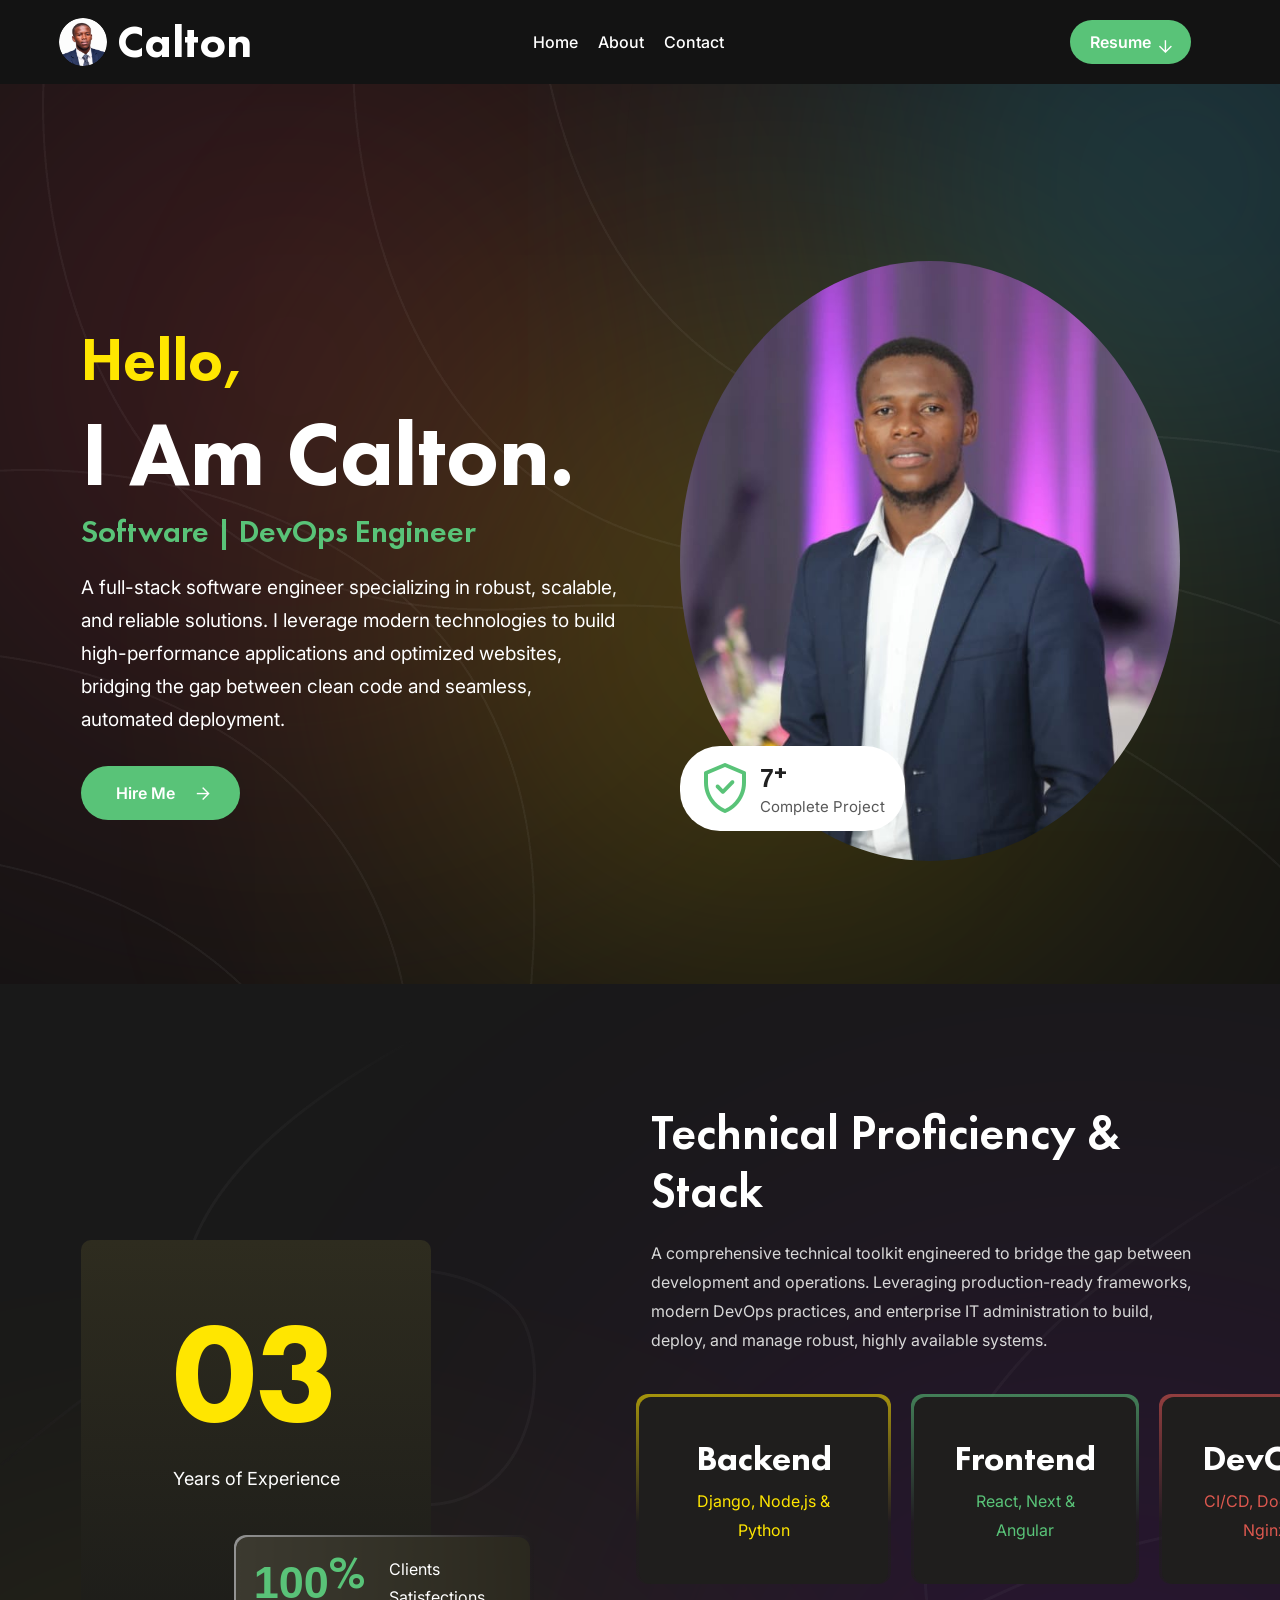
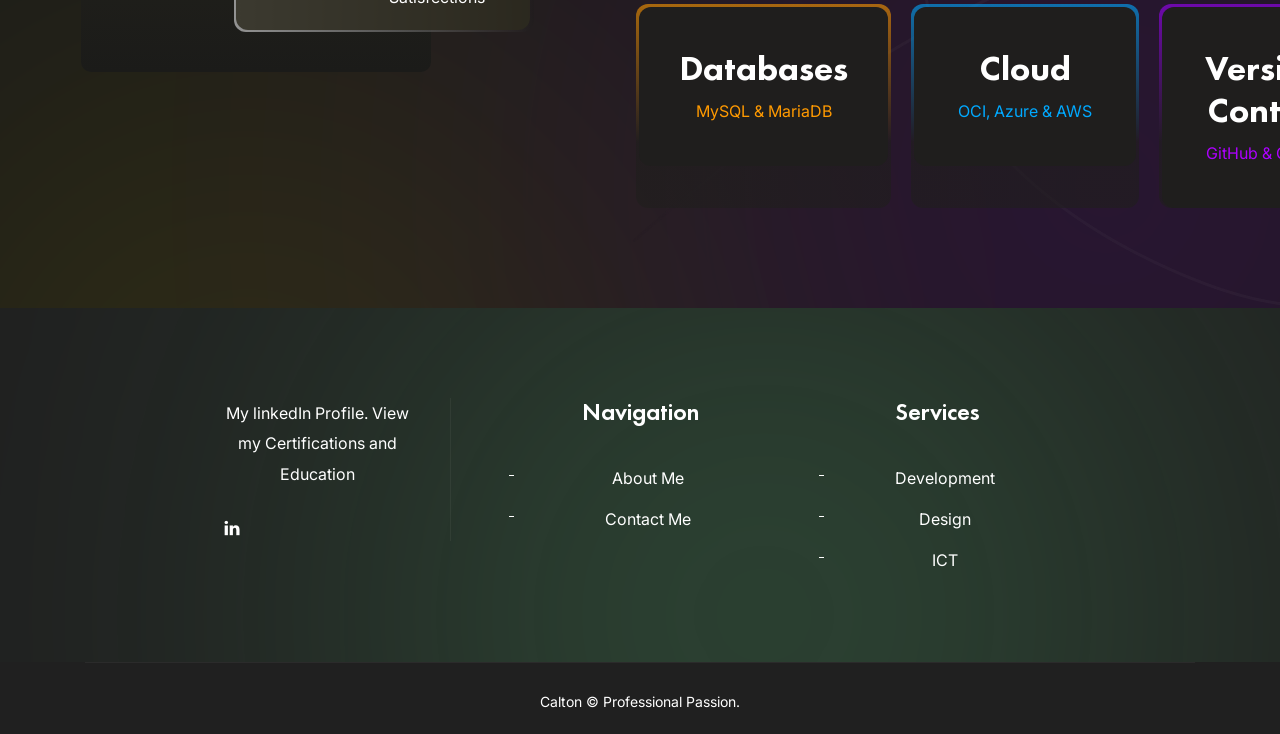
<file: docs/index.html>
<!DOCTYPE html>
<html lang="en">
<head>
    <!-- Meta Tags -->
    <meta charset="utf-8">
    <meta http-equiv="X-UA-Compatible" content="IE=edge">
    <meta name="viewport" content="width=device-width, initial-scale=1">
    <meta name="author" content="wpOceans">
    <link rel="shortcut icon" type="image/png" href="assets/images/favicon.png">
    <title>calton</title>
    <link href="assets/css/themify-icons.css" rel="stylesheet">
    <link href="assets/css/font-awesome.min.css" rel="stylesheet">
    <link href="assets/css/flaticon.css" rel="stylesheet">
    <link href="assets/css/bootstrap.min.css" rel="stylesheet">
    <link href="assets/css/magnific-popup.css" rel="stylesheet">
    <link href="assets/css/animate.css" rel="stylesheet">
    <link href="assets/css/owl.carousel.css" rel="stylesheet">
    <link href="assets/css/owl.theme.css" rel="stylesheet">
    <link href="assets/css/slick.css" rel="stylesheet">
    <link href="assets/css/slick-theme.css" rel="stylesheet">
    <link href="assets/css/swiper.min.css" rel="stylesheet">
    <link href="assets/css/nice-select.css" rel="stylesheet">
    <link href="assets/css/owl.transitions.css" rel="stylesheet">
    <link href="assets/css/jquery.fancybox.css" rel="stylesheet">
    <link href="assets/css/odometer-theme-default.css" rel="stylesheet">
    <link href="assets/sass/style.css" rel="stylesheet">
</head>

<body>

    <!-- start page-wrapper -->
    <div class="page-wrapper">
        <!-- start preloader -->
        <div class="preloader">
            <div class="vertical-centered-box">
                <div class="content">
                    <div class="loader-circle"></div>
                    <div class="loader-line-mask">
                        <div class="loader-line"></div>
                    </div>
                    <img src="assets/images/preloader.png" alt="Calton">
                </div>
            </div>
        </div>
        <!-- end preloader -->
        <!-- Start header -->
        <header id="header" class="wpo-header-style-2">
            <div class="wpo-site-header">
                <nav class="navigation navbar navbar-expand-lg navbar-light">
                    <div class="container">
                        <div class="row align-items-center">
                            <div class="col-lg-3 col-md-3 col-3 d-lg-none dl-block">
                                <div class="mobail-menu">
                                    <button type="button" class="navbar-toggler open-btn">
                                        <span class="sr-only">Toggle navigation</span>
                                        <span class="icon-bar first-angle"></span>
                                        <span class="icon-bar middle-angle"></span>
                                        <span class="icon-bar last-angle"></span>
                                    </button>
                                </div>
                            </div>
                            <div class="col-lg-2 col-md-6 col-6">
                                <div class="navbar-header">
                                    <a class="navbar-brand site-logo" href="index.html"><img
                                            src="assets/images/favicon.png" alt="Calton logo" style="width: 48px; height: 48px; object-fit: contain;">Calton</a>
                                </div>
                            </div>
                            <div class="col-lg-8 col-md-1 col-1">
                                <div id="navbar" class="collapse navbar-collapse navigation-holder">
                                    <button class="menu-close"><i class="ti-close"></i></button>
                                    <ul class="nav navbar-nav mb-2 mb-lg-0">
                                        <li><a href="index.html">Home</a></li>
                                        <li><a href="about.html">About</a></li>
                                        <li><a href="contact.html">Contact</a></li>
                                    </ul>
                                </div>
                            </div>
                            <div class="col-lg-2 col-md-2 col-2">
                                <div class="header-right">
                                    <div class="header-btn">
                                        <a class="theme-btn" download="Calton Tachiwona's Resume" href="assets/images/Calton Tachiwona's Resume.pdf" title="Resume">
                                            <img class="hide-img" alt="Resume" src="assets/images/cv.jpg">
                                            Resume
                                        </a>
                                    </div>
                                </div>
                            </div>
                        </div>
                    </div>
                </nav>
            </div>
        </header>
        <!-- end of header -->
         
        <!-- start of hero -->
        <section class="static-hero" id='div'>
            <div class="hero-container">
                <div class="hero-inner">
                    <div class="container">
                        <div class="row align-items-center">
                            <div class="col-xl-6 col-lg-6 col-12">
                                <div class="wpo-static-hero-inner">
                                    <div data-swiper-parallax="300" class="slide-title">
                                        <h2><span>Hello,</span>
                                            I am Calton.</h2>
                                    </div>
                                    <div data-swiper-parallax="300" class="slide-sub-title">
                                        <h5>Software | DevOps Engineer</h5>
                                    </div>
                                    <div data-swiper-parallax="400" class="slide-text">
                                        <p>
                                            A full-stack software engineer specializing in robust, scalable, and
                                            reliable solutions.
                                            I leverage modern technologies to build high-performance applications and
                                            optimized websites,
                                            bridging the gap between clean code and seamless, automated deployment.
                                        </p>
                                    </div>
                                    <div class="clearfix"></div>
                                    <div class="slide-btn"><a class="theme-btn" href="about.html">Hire Me</a></div>
                                </div>
                            </div>
                        </div>
                    </div>
                </div>
            </div>
            <div class="static-hero-right">
                <div class="static-hero-img">
                    <div class="static-hero-img-inner">
                        <img class="calton-photo-banner" src="assets/images/slider/calton.jpg" alt="Calton Tachiwona">
                        <!-- <div class="icon-1 floating-item"><img src="assets/images/icon/photoshop.svg" alt=""></div>
                        <div class="icon-2 floating-item"><img src="assets/images/icon/illustrator.svg" alt=""></div> -->
                        <!-- <div class="icon-3 floating-item"><img src="assets/images/icon/diamond.svg" alt=""></div> -->
                        <div class="project floating-item">
                            <div class="icon">
                                <i class="fi flaticon-verified"></i>
                            </div>
                            <div class="p-text">
                                <h3><span class="odometer" data-count="7">00</span>+</h3>
                                <p>Complete Project</p>
                            </div>
                        </div>
                    </div>
                </div>
            </div>
            <div class="shape-1">
                <svg width="1038" height="938" viewBox="0 0 1038 938" fill="none">
                    <g opacity="0.5" filter="url(#filter0_f_39_4392)">
                        <circle cx="290.5" cy="282.5" r="247.5" />
                    </g>
                    <defs>
                        <filter id="filter0_f_39_4392" x="-457" y="-465" width="1495" height="1495"
                            filterUnits="userSpaceOnUse" color-interpolation-filters="sRGB">
                            <feFlood flood-opacity="0" result="BackgroundImageFix" />
                            <feBlend mode="normal" in="SourceGraphic" in2="BackgroundImageFix" result="shape" />
                            <feGaussianBlur stdDeviation="250" result="effect1_foregroundBlur_39_4392" />
                        </filter>
                    </defs>
                </svg>
            </div>
            <div class="shape-2">
                <svg width="1295" height="938" viewBox="0 0 1295 938" fill="none">
                    <g opacity="0.4" filter="url(#filter0_f_39_4393)">
                        <circle cx="647.5" cy="561.5" r="247.5" />
                    </g>
                    <defs>
                        <filter id="filter0_f_39_4393" x="0" y="-86" width="1295" height="1295"
                            filterUnits="userSpaceOnUse" color-interpolation-filters="sRGB">
                            <feFlood flood-opacity="0" result="BackgroundImageFix" />
                            <feBlend mode="normal" in="SourceGraphic" in2="BackgroundImageFix" result="shape" />
                            <feGaussianBlur stdDeviation="200" result="effect1_foregroundBlur_39_4393" />
                        </filter>
                    </defs>
                </svg>
            </div>
            <div class="shape-3">
                <svg width="752" height="747" viewBox="0 0 752 747" fill="none">
                    <g opacity="0.45" filter="url(#filter0_f_39_4394)">
                        <circle cx="647.5" cy="99.5" r="247.5" />
                    </g>
                    <defs>
                        <filter id="filter0_f_39_4394" x="0" y="-548" width="1295" height="1295"
                            filterUnits="userSpaceOnUse" color-interpolation-filters="sRGB">
                            <feFlood flood-opacity="0" result="BackgroundImageFix" />
                            <feBlend mode="normal" in="SourceGraphic" in2="BackgroundImageFix" result="shape" />
                            <feGaussianBlur stdDeviation="200" result="effect1_foregroundBlur_39_4394" />
                        </filter>
                    </defs>
                </svg>
            </div>
            <div class="line-shape-1">
                <img src="assets/images/slider/line-1.png" alt="">
            </div>
            <div class="line-shape-2">
                <img src="assets/images/slider/line-2.png" alt="">
            </div>
        </section>
        <!-- end of hero slider -->

        <!-- start of wpo-about-area -->
        <div class="wpo-about-area section-padding">
            <div class="container">
                <div class="row align-items-center">
                    <div class="col-lg-5 col-md-12 col-sm-12">
                        <div class="wpo-about-exprience-wrap">
                            <div class="wpo-about-exprience">
                                <h2>03</h2>
                                <span>Years of Experience</span>
                            </div>
                            <div class="client">
                                <h3><span class="odometer" data-count="100">00</span>%</h3>
                                <p>Clients Satisfections</p>
                            </div>
                        </div>
                    </div>
                    <div class="col-lg-6 offset-lg-1 col-md-12 col-sm-12">
                        <div class="wpo-about-content">
                            <div class="wpo-about-title">
                                <h2>Technical Proficiency & Stack</h2>
                                <p>A comprehensive technical toolkit engineered to bridge the gap between development
                                    and operations.
                                    Leveraging production-ready frameworks, modern DevOps practices, and enterprise IT
                                    administration
                                    to build, deploy, and manage robust, highly available systems.</p>
                            </div>

                            <div class="wpo-about-funfact">
                                <!-- Custom grid wrapping the cards to force 3 columns in 2 rows on desktop -->
                                <div class="responsive-tech-grid">
                                    <!-- Box 1 -->
                                    <div class="grid">
                                        <div class="grid-inner">
                                            <h3>Backend</h3>
                                            <p>Django, Node,js & Python</p>
                                        </div>
                                    </div>
                                    <!-- Box 2 -->
                                    <div class="grid">
                                        <div class="grid-inner">
                                            <h3>Frontend</h3>
                                            <p>React, Next & Angular</p>
                                        </div>
                                    </div>
                                    <!-- Box 3 -->
                                    <div class="grid">
                                        <div class="grid-inner">
                                            <h3>DevOps</h3>
                                            <p>CI/CD, Docker & Nginx</p>
                                        </div>
                                    </div>
                                    <!-- Box 4 -->
                                    <div class="grid">
                                        <div class="grid-inner">
                                            <h3>Databases</h3>
                                            <p>MySQL & MariaDB</p>
                                        </div>
                                    </div>
                                    <!-- Box 5 -->
                                    <div class="grid">
                                        <div class="grid-inner">
                                            <h3>Cloud</h3>
                                            <p>OCI, Azure & AWS</p>
                                        </div>
                                    </div>
                                    <!-- Box 6 -->
                                    <div class="grid">
                                        <div class="grid-inner">
                                            <h3>Version Control</h3>
                                            <p>GitHub & GitLab</p>
                                        </div>
                                    </div>
                                </div>
                            </div>
                        </div>
                    </div>
                </div>
            </div>
            <div class="ab-shape">
                <svg width="995" height="1495" viewBox="0 0 995 1495" fill="none">
                    <g opacity="0.3" filter="url(#filter0_f_39_4267)">
                        <circle cx="247.5" cy="747.5" r="247.5" fill="#FFE500" />
                    </g>
                    <defs>
                        <filter id="filter0_f_39_4267" x="-500" y="0" width="1495" height="1495"
                            filterUnits="userSpaceOnUse" color-interpolation-filters="sRGB">
                            <feFlood flood-opacity="0" result="BackgroundImageFix" />
                            <feBlend mode="normal" in="SourceGraphic" in2="BackgroundImageFix" result="shape" />
                            <feGaussianBlur stdDeviation="250" result="effect1_foregroundBlur_39_4267" />
                        </filter>
                    </defs>
                </svg>
            </div>
            <div class="ab-shape-s2">
                <svg width="1252" height="1901" viewBox="0 0 1252 1901" fill="none">
                    <g opacity="0.15" filter="url(#filter0_f_39_4265)">
                        <circle cx="950" cy="950.004" r="450" />
                    </g>
                    <defs>
                        <filter id="filter0_f_39_4265" x="-0.00012207" y="0.00402832" width="1900" height="1900"
                            filterUnits="userSpaceOnUse" color-interpolation-filters="sRGB">
                            <feFlood flood-opacity="0" result="BackgroundImageFix" />
                            <feBlend mode="normal" in="SourceGraphic" in2="BackgroundImageFix" result="shape" />
                            <feGaussianBlur stdDeviation="250" result="effect1_foregroundBlur_39_4265" />
                        </filter>
                    </defs>
                </svg>
            </div>
            <div class="line-shape-1">
                <img src="assets/images/about/shape1.png" alt="">
            </div>
            <div class="line-shape-2">
                <img src="assets/images/about/shape2.png" alt="">
            </div>
        </div>

        <!-- Add this quick CSS chunk to your style sheet or inside a <style> tag at the top of your document -->
        <style>
            .responsive-tech-grid {
                display: grid;
                grid-template-columns: 1fr;
                gap: 20px;
                width: 100%;
            }

            .responsive-tech-grid .grid {
                width: 100% !important;
                margin: 0 !important;
            }

            @media (min-width: 768px) {
                .responsive-tech-grid {
                    grid-template-columns: repeat(3, 1fr);
                }
            }
        </style>
        <!-- end of wpo-about-area -->

        <footer class="wpo-site-footer-s2">
            <div class="upper-footer">
                <div class="container">
                    <div class="row justify-content-center text-center">
                        <div class="col col-lg-3 col-md-4 col-12">
                            <div class="widget about-widget">
                                <p>My linkedIn Profile. View my  Certifications and Education</p>
                                <div class="social-icons">
                                    <ul>
                                        
                                        <li><a href="https://www.linkedin.com/in/calton-tachiwona-a76612235" target="_blank"><i class="ti-linkedin"></i></a></li>
                                      
                                    </ul>
                                </div>
                            </div>
                        </div>
                        <div class="col col-lg-3 col-md-4 col-12">
                            <div class="widget link-widget">
                                <div class="widget-title">
                                    <h3>Navigation</h3>
                                </div>
                                <ul>
                                    <li><a href="about.html">About Me</a></li>
                                    <li><a href="contact.html">Contact Me</a></li>
                                </ul>
                            </div>
                        </div>
                        <div class="col col-lg-3 col-md-4 col-12">
                            <div class="widget link-widget service-link-widget">
                                <div class="widget-title">
                                    <h3>Services</h3>
                                </div>
                                <ul>
                                    <li><a href="about.html">Development</a></li>
                                    <li><a href="about.html">Design</a></li>
                                    <li><a href="about.html">ICT </a></li>
                                </ul>
                            </div>
                        </div>
                    </div>
                </div>
                <div class="shadow-shape">
                    <svg width="1319" height="1567" viewBox="0 0 1319 1567" fill="none">
                        <g filter="url(#filter0_f_39_3832)">
                            <circle cx="803" cy="803" r="303" fill="#59C378" fill-opacity="0.5" />
                        </g>
                        <defs>
                            <filter id="filter0_f_39_3832" x="0" y="0" width="1606" height="1606" filterUnits="userSpaceOnUse" color-interpolation-filters="sRGB">
                                <feFlood flood-opacity="0" result="BackgroundImageFix" />
                                <feBlend mode="normal" in="SourceGraphic" in2="BackgroundImageFix" result="shape" />
                                <feGaussianBlur stdDeviation="250" result="effect1_foregroundBlur_39_3832" />
                            </filter>
                        </defs>
                    </svg>
                </div>
            </div>
            <div class="lower-footer">
                <div class="container">
                    <div class="row">
                        <div class="separator"></div>
                        <p class="copyright"> Calton © Professional Passion. </p>
                    </div>
                </div>
            </div>
        </footer>
        <!-- end wpo-site-footer -->

    </div>
    <!-- end of page-wrapper -->
    <!-- All JavaScript files
    ================================================== -->
    <script src="assets/js/jquery.min.js"></script>
    <script src="assets/js/bootstrap.bundle.min.js"></script>
    <script src="assets/js/modernizr.custom.js"></script>
    <script src="assets/js/jquery.dlmenu.js"></script>
    <script src="assets/js/jquery-plugin-collection.js"></script>
    <script src="assets/js/moving-animation.js"></script>
    <script src="assets/js/script.js"></script>
</body>

</html>
</file>
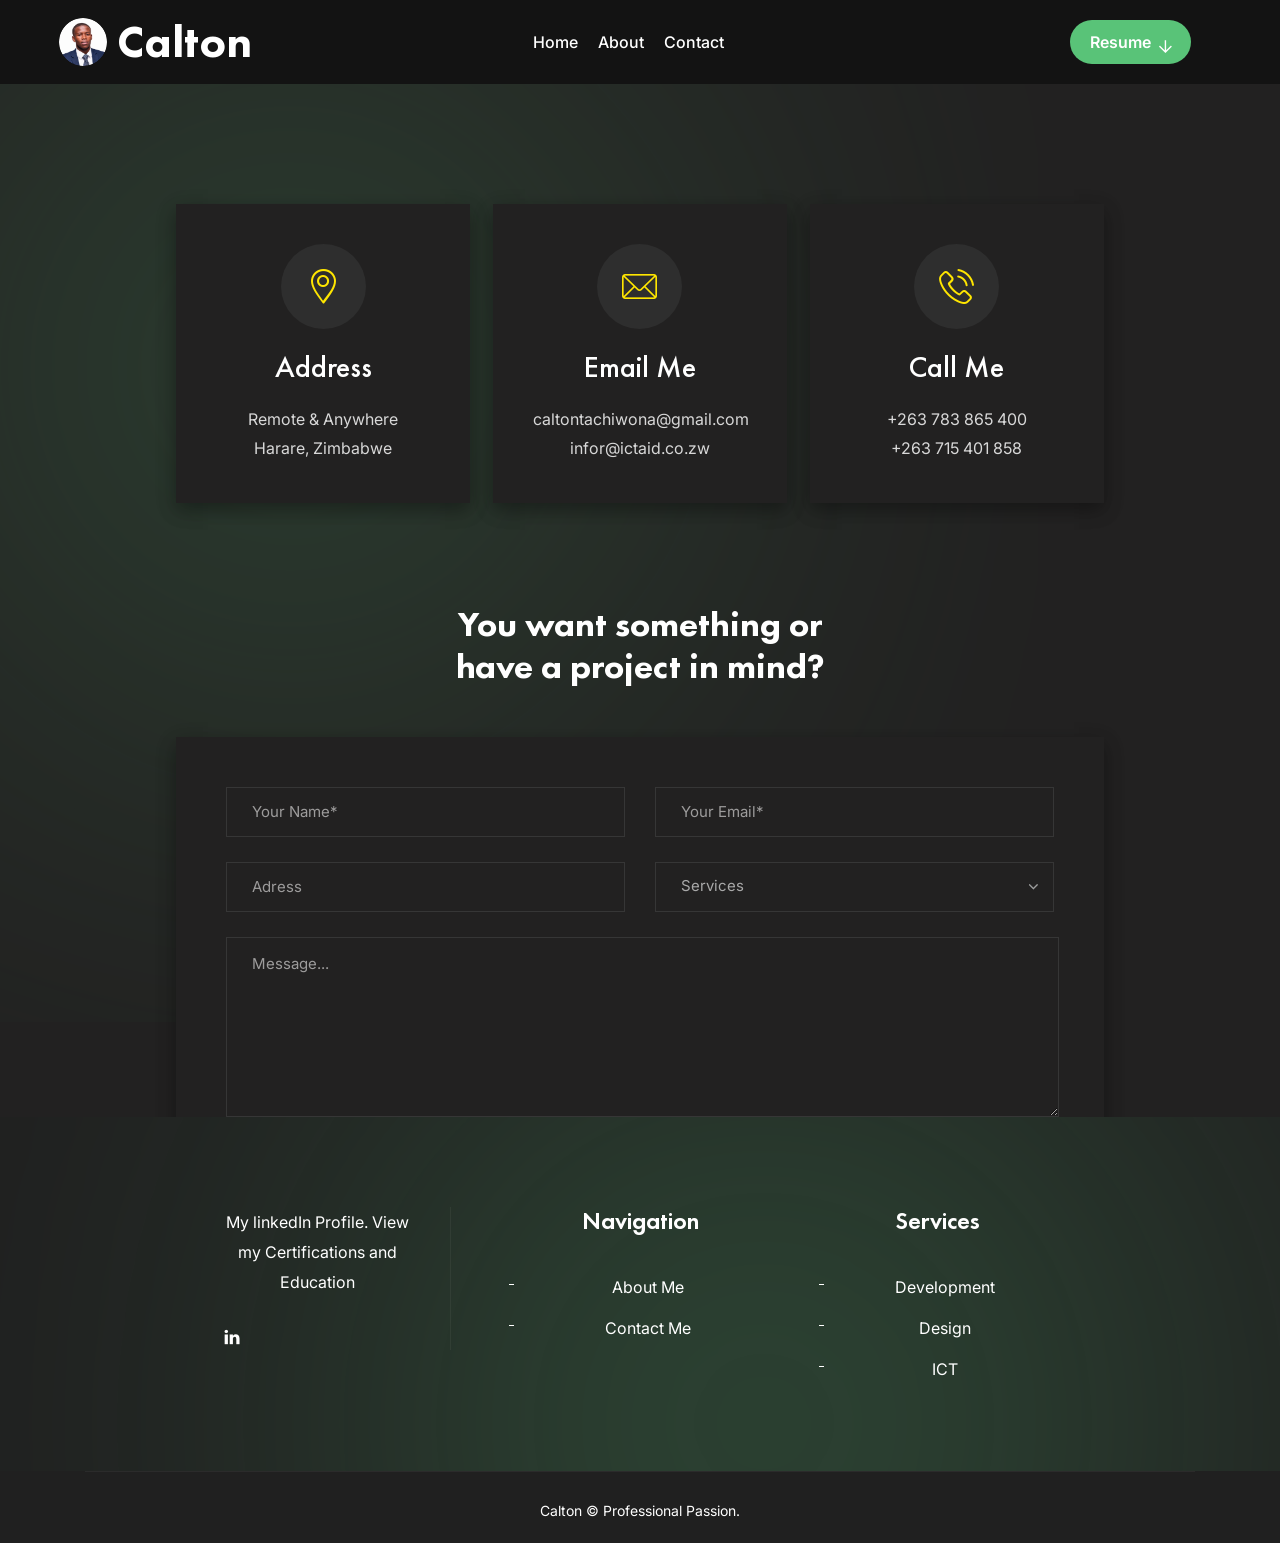
<file: docs/contact.html>
<!DOCTYPE html>
<html lang="en">
<head>
    <meta charset="utf-8">
    <meta http-equiv="X-UA-Compatible" content="IE=edge">
    <meta name="viewport" content="width=device-width, initial-scale=1">
    <meta name="author" content="wpOceans">
    <link rel="shortcut icon" type="image/png" href="assets/images/favicon.png">
    <title>calton</title>
    <link href="assets/css/themify-icons.css" rel="stylesheet">
    <link href="assets/css/font-awesome.min.css" rel="stylesheet">
    <link href="assets/css/flaticon.css" rel="stylesheet">
    <link href="assets/css/bootstrap.min.css" rel="stylesheet">
    <link href="assets/css/magnific-popup.css" rel="stylesheet">
    <link href="assets/css/animate.css" rel="stylesheet">
    <link href="assets/css/owl.carousel.css" rel="stylesheet">
    <link href="assets/css/owl.theme.css" rel="stylesheet">
    <link href="assets/css/slick.css" rel="stylesheet">
    <link href="assets/css/slick-theme.css" rel="stylesheet">
    <link href="assets/css/swiper.min.css" rel="stylesheet">
    <link href="assets/css/nice-select.css" rel="stylesheet">
    <link href="assets/css/owl.transitions.css" rel="stylesheet">
    <link href="assets/css/jquery.fancybox.css" rel="stylesheet">
    <link href="assets/css/odometer-theme-default.css" rel="stylesheet">
    <link href="assets/sass/style.css" rel="stylesheet">
</head>

<body>

    <!-- start page-wrapper -->
    <div class="page-wrapper">
        <!-- start preloader -->
        <div class="preloader">
            <div class="vertical-centered-box">
                <div class="content">
                    <div class="loader-circle"></div>
                    <div class="loader-line-mask">
                        <div class="loader-line"></div>
                    </div>
                    <img src="assets/images/preloader.png" alt="">
                </div>
            </div>
        </div>
        <!-- end preloader -->
        <!-- Start header -->
        <header id="header" class="wpo-header-style-2">
            <div class="wpo-site-header">
                <nav class="navigation navbar navbar-expand-lg navbar-light">
                    <div class="container">
                        <div class="row align-items-center">
                            <div class="col-lg-3 col-md-3 col-3 d-lg-none dl-block">
                                <div class="mobail-menu">
                                    <button type="button" class="navbar-toggler open-btn">
                                        <span class="sr-only">Toggle navigation</span>
                                        <span class="icon-bar first-angle"></span>
                                        <span class="icon-bar middle-angle"></span>
                                        <span class="icon-bar last-angle"></span>
                                    </button>
                                </div>
                            </div>
                            <div class="col-lg-2 col-md-6 col-6">
                                <div class="navbar-header">
                                    <a class="navbar-brand site-logo" href="index.html"><img
                                            src="assets/images/favicon.png" alt="Calton logo" style="width: 48px; height: 48px; object-fit: contain;">Calton</a>
                                </div>
                            </div>
                            <div class="col-lg-8 col-md-1 col-1">
                                <div id="navbar" class="collapse navbar-collapse navigation-holder">
                                    <button class="menu-close"><i class="ti-close"></i></button>
                                    <ul class="nav navbar-nav mb-2 mb-lg-0">
                                        <li><a href="index.html">Home</a></li>
                                        <li><a href="about.html">About</a></li>
                                        <li><a href="contact.html">Contact</a></li>
                                    </ul>
                                </div>
                            </div>
                            <div class="col-lg-2 col-md-2 col-2">
                                <div class="header-right">
                                    <div class="header-btn">
                                        <a class="theme-btn" download="Calton Tachiwona's Resume" href="assets/images/Calton Tachiwona's Resume.pdf" title="Resume">
                                            <img class="hide-img" alt="Resume" src="assets/images/cv.jpg">
                                            Resume
                                        </a>
                                    </div>
                                </div>
                            </div>
                        </div>
                    </div>
                </nav>
            </div>
        </header>
        <!-- end of header -->
        <!-- start wpo-page-title -->
       
        <!-- end page-title -->
        <!-- start wpo-contact-pg-section -->
        <section class="wpo-contact-pg-section section-padding">
            <div class="container">
                <div class="row">
                    <div class="col col-lg-10 offset-lg-1">
                        <div class="office-info">
                            <div class="row">
                                <div class="col col-xl-4 col-lg-6 col-md-6 col-12">
                                    <div class="office-info-item">
                                        <div class="office-info-icon">
                                            <div class="icon">
                                                <i class="fi flaticon-location"></i>
                                            </div>
                                        </div>
                                        <div class="office-info-text">
                                            <h2>Address</h2>
                                            <p>Remote & Anywhere</p>
                                            <p>Harare, Zimbabwe</p>
                                        </div>
                                    </div>
                                </div> 
                                <div class="col col-xl-4 col-lg-6 col-md-6 col-12">
                                    <div class="office-info-item">
                                        <div class="office-info-icon">
                                            <div class="icon">
                                                <i class="fi flaticon-mail"></i>
                                            </div>
                                        </div>
                                        <div class="office-info-text">
                                            <h2>Email Me</h2>
                                            <p>caltontachiwona@gmail.com</p>
                                            <p>infor@ictaid.co.zw</p>
                                        </div>
                                    </div>
                                </div> 
                                <div class="col col-xl-4 col-lg-6 col-md-6 col-12">
                                    <div class="office-info-item">
                                        <div class="office-info-icon">
                                            <div class="icon">
                                                <i class="fi flaticon-phone-call"></i>
                                            </div>
                                        </div>
                                        <div class="office-info-text">
                                            <h2>Call Me</h2>
                                            <p>+263 783 865 400</p>
                                            <p>+263 715 401 858</p>
                                        </div>
                                    </div>
                                </div> 
                            </div>
                        </div>
                        <div class="wpo-contact-title">
                            <h2>You want something or have a project in mind?</h2>
                            
                        </div>
                        <div class="wpo-contact-form-area">
                            <form method="post" class="contact-validation-active" id="contact-form-main">
                                <div>
                                    <input type="text" class="form-control" name="name" id="name" placeholder="Your Name*">
                                </div>
                                <div>
                                    <input type="email" class="form-control" name="email" id="email" placeholder="Your Email*">
                                </div>
                                <div>
                                    <input type="text" class="form-control" name="adress" id="adress" placeholder="Adress">
                                </div>
                                <div>
                                    <select name="service" class="form-control">
                                        <option disabled="disabled" selected="">Services</option>
                                        <option>Website</option>
                                        <option>System | Software Development</option>
                                        <option>Work Opportunity</option>
                                        <option>Business Cards &  Printing</option>
                                        <option>ICT Services</option>
                                    </select>
                                </div>
                                <div class="fullwidth">
                                    <textarea class="form-control" name="note"  id="note" placeholder="Message..."></textarea>
                                </div>
                                <div class="submit-area">
                                    <button type="submit" class="theme-btn-s2">Get in Touch</button>
                                    <div id="loader">
                                        <i class="ti-reload"></i>
                                    </div>
                                </div>
                                <div class="clearfix error-handling-messages">
                                    <div id="success">Thank you</div>
                                    <div id="error"> Error occurred while sending email. Please try again later. </div>
                                </div>
                            </form>
                        </div>
                    </div>                
                </div>
            </div> <!-- end container -->
            <div class="shape-1">
                <svg width="1038" height="938" viewBox="0 0 1038 938" fill="none">
                    <g opacity="0.5" filter="url(#filter0_f_39_4392)">
                        <circle cx="290.5" cy="282.5" r="247.5"></circle>
                    </g>
                    <defs>
                        <filter id="filter0_f_39_4392" x="-457" y="-465" width="1495" height="1495" filterUnits="userSpaceOnUse" color-interpolation-filters="sRGB">
                            <feFlood flood-opacity="0" result="BackgroundImageFix"></feFlood>
                            <feBlend mode="normal" in="SourceGraphic" in2="BackgroundImageFix" result="shape"></feBlend>
                            <feGaussianBlur stdDeviation="250" result="effect1_foregroundBlur_39_4392"></feGaussianBlur>
                        </filter>
                    </defs>
                </svg>
            </div>
        </section>
        <!-- end wpo-contact-pg-section -->

        <!--  start wpo-contact-map -->
        <!-- <section class="wpo-contact-map-section">
            <h2 class="hidden">Contact map</h2>
            <div class="wpo-contact-map">
                <iframe src="https://www.google.com/maps/embed?pb=!1m18!1m12!1m3!1d193595.9147703055!2d-74.11976314309273!3d40.69740344223377!2m3!1f0!2f0!3f0!3m2!1i1024!2i768!4f13.1!3m3!1m2!1s0x89c24fa5d33f083b%3A0xc80b8f06e177fe62!2sNew+York%2C+NY%2C+USA!5e0!3m2!1sen!2sbd!4v1547528325671" allowfullscreen></iframe>
            </div>
        </section> -->
        <!-- end wpo-contact-map -->
      
        <!-- start wpo-site-footer -->
        <footer class="wpo-site-footer-s2">
            <div class="upper-footer">
                <div class="container">
                    <div class="row justify-content-center text-center">
                        <div class="col col-lg-3 col-md-4 col-12">
                            <div class="widget about-widget">
                                <p>My linkedIn Profile. View my  Certifications and Education</p>
                                <div class="social-icons">
                                    <ul>
                                        
                                        <li><a href="https://www.linkedin.com/in/calton-tachiwona-a76612235" target="_blank"><i class="ti-linkedin"></i></a></li>
                                        
                                    </ul>
                                </div>
                            </div>
                        </div>
                        <div class="col col-lg-3 col-md-4 col-12">
                            <div class="widget link-widget">
                                <div class="widget-title">
                                    <h3>Navigation</h3>
                                </div>
                                <ul>
                                    <li><a href="about.html">About Me</a></li>
                                    <li><a href="contact.html">Contact Me</a></li>
                                </ul>
                            </div>
                        </div>
                        <div class="col col-lg-3 col-md-4 col-12">
                            <div class="widget link-widget service-link-widget">
                                <div class="widget-title">
                                    <h3>Services</h3>
                                </div>
                                <ul>
                                    <li><a href="about.html">Development</a></li>
                                    <li><a href="about.html">Design</a></li>
                                    <li><a href="about.html">ICT </a></li>
                                </ul>
                            </div>
                        </div>
                    </div>
                </div>
                <div class="shadow-shape">
                    <svg width="1319" height="1567" viewBox="0 0 1319 1567" fill="none">
                        <g filter="url(#filter0_f_39_3832)">
                            <circle cx="803" cy="803" r="303" fill="#59C378" fill-opacity="0.5" />
                        </g>
                        <defs>
                            <filter id="filter0_f_39_3832" x="0" y="0" width="1606" height="1606" filterUnits="userSpaceOnUse" color-interpolation-filters="sRGB">
                                <feFlood flood-opacity="0" result="BackgroundImageFix" />
                                <feBlend mode="normal" in="SourceGraphic" in2="BackgroundImageFix" result="shape" />
                                <feGaussianBlur stdDeviation="250" result="effect1_foregroundBlur_39_3832" />
                            </filter>
                        </defs>
                    </svg>
                </div>
            </div>
            <div class="lower-footer">
                <div class="container">
                    <div class="row">
                        <div class="separator"></div>
                        <p class="copyright"> Calton © Professional Passion. </p>
                    </div>
                </div>
            </div>
        </footer>
        <!-- end wpo-site-footer -->

    </div>
    <!-- end of page-wrapper -->
    <script src="assets/js/jquery.min.js"></script>
    <script src="assets/js/bootstrap.bundle.min.js"></script>
    <script src="assets/js/modernizr.custom.js"></script>
    <script src="assets/js/jquery.dlmenu.js"></script>
    <script src="assets/js/jquery-plugin-collection.js"></script>
    <script src="assets/js/moving-animation.js"></script>
    <script src="assets/js/script.js"></script>
</body>

</html>
</file>
<file: docs/assets/css/themify-icons.css>
@font-face {
	font-family: 'themify';
	src:url('../fonts/themify.eot?-fvbane');
	src:url('../fonts/themify.eot?#iefix-fvbane') format('embedded-opentype'),
		url('../fonts/themify.woff?-fvbane') format('woff'),
		url('../fonts/themify.ttf?-fvbane') format('truetype'),
		url('../fonts/themify.svg?-fvbane#themify') format('svg');
	font-weight: normal;
	font-style: normal;
}

[class^="ti-"], [class*=" ti-"] {
	font-family: 'themify';
	speak: none;
	font-style: normal;
	font-weight: normal;
	font-variant: normal;
	text-transform: none;
	line-height: 1;

	/* Better Font Rendering =========== */
	-webkit-font-smoothing: antialiased;
	-moz-osx-font-smoothing: grayscale;
}

.ti-wand:before {
	content: "\e600";
}
.ti-volume:before {
	content: "\e601";
}
.ti-user:before {
	content: "\e602";
}
.ti-unlock:before {
	content: "\e603";
}
.ti-unlink:before {
	content: "\e604";
}
.ti-trash:before {
	content: "\e605";
}
.ti-thought:before {
	content: "\e606";
}
.ti-target:before {
	content: "\e607";
}
.ti-tag:before {
	content: "\e608";
}
.ti-tablet:before {
	content: "\e609";
}
.ti-star:before {
	content: "\e60a";
}
.ti-spray:before {
	content: "\e60b";
}
.ti-signal:before {
	content: "\e60c";
}
.ti-shopping-cart:before {
	content: "\e60d";
}
.ti-shopping-cart-full:before {
	content: "\e60e";
}
.ti-settings:before {
	content: "\e60f";
}
.ti-search:before {
	content: "\e610";
}
.ti-zoom-in:before {
	content: "\e611";
}
.ti-zoom-out:before {
	content: "\e612";
}
.ti-cut:before {
	content: "\e613";
}
.ti-ruler:before {
	content: "\e614";
}
.ti-ruler-pencil:before {
	content: "\e615";
}
.ti-ruler-alt:before {
	content: "\e616";
}
.ti-bookmark:before {
	content: "\e617";
}
.ti-bookmark-alt:before {
	content: "\e618";
}
.ti-reload:before {
	content: "\e619";
}
.ti-plus:before {
	content: "\e61a";
}
.ti-pin:before {
	content: "\e61b";
}
.ti-pencil:before {
	content: "\e61c";
}
.ti-pencil-alt:before {
	content: "\e61d";
}
.ti-paint-roller:before {
	content: "\e61e";
}
.ti-paint-bucket:before {
	content: "\e61f";
}
.ti-na:before {
	content: "\e620";
}
.ti-mobile:before {
	content: "\e621";
}
.ti-minus:before {
	content: "\e622";
}
.ti-medall:before {
	content: "\e623";
}
.ti-medall-alt:before {
	content: "\e624";
}
.ti-marker:before {
	content: "\e625";
}
.ti-marker-alt:before {
	content: "\e626";
}
.ti-arrow-up:before {
	content: "\e627";
}
.ti-arrow-right:before {
	content: "\e628";
}
.ti-arrow-left:before {
	content: "\e629";
}
.ti-arrow-down:before {
	content: "\e62a";
}
.ti-lock:before {
	content: "\e62b";
}
.ti-location-arrow:before {
	content: "\e62c";
}
.ti-link:before {
	content: "\e62d";
}
.ti-layout:before {
	content: "\e62e";
}
.ti-layers:before {
	content: "\e62f";
}
.ti-layers-alt:before {
	content: "\e630";
}
.ti-key:before {
	content: "\e631";
}
.ti-import:before {
	content: "\e632";
}
.ti-image:before {
	content: "\e633";
}
.ti-heart:before {
	content: "\e634";
}
.ti-heart-broken:before {
	content: "\e635";
}
.ti-hand-stop:before {
	content: "\e636";
}
.ti-hand-open:before {
	content: "\e637";
}
.ti-hand-drag:before {
	content: "\e638";
}
.ti-folder:before {
	content: "\e639";
}
.ti-flag:before {
	content: "\e63a";
}
.ti-flag-alt:before {
	content: "\e63b";
}
.ti-flag-alt-2:before {
	content: "\e63c";
}
.ti-eye:before {
	content: "\e63d";
}
.ti-export:before {
	content: "\e63e";
}
.ti-exchange-vertical:before {
	content: "\e63f";
}
.ti-desktop:before {
	content: "\e640";
}
.ti-cup:before {
	content: "\e641";
}
.ti-crown:before {
	content: "\e642";
}
.ti-comments:before {
	content: "\e643";
}
.ti-comment:before {
	content: "\e644";
}
.ti-comment-alt:before {
	content: "\e645";
}
.ti-close:before {
	content: "\e646";
}
.ti-clip:before {
	content: "\e647";
}
.ti-angle-up:before {
	content: "\e648";
}
.ti-angle-right:before {
	content: "\e649";
}
.ti-angle-left:before {
	content: "\e64a";
}
.ti-angle-down:before {
	content: "\e64b";
}
.ti-check:before {
	content: "\e64c";
}
.ti-check-box:before {
	content: "\e64d";
}
.ti-camera:before {
	content: "\e64e";
}
.ti-announcement:before {
	content: "\e64f";
}
.ti-brush:before {
	content: "\e650";
}
.ti-briefcase:before {
	content: "\e651";
}
.ti-bolt:before {
	content: "\e652";
}
.ti-bolt-alt:before {
	content: "\e653";
}
.ti-blackboard:before {
	content: "\e654";
}
.ti-bag:before {
	content: "\e655";
}
.ti-move:before {
	content: "\e656";
}
.ti-arrows-vertical:before {
	content: "\e657";
}
.ti-arrows-horizontal:before {
	content: "\e658";
}
.ti-fullscreen:before {
	content: "\e659";
}
.ti-arrow-top-right:before {
	content: "\e65a";
}
.ti-arrow-top-left:before {
	content: "\e65b";
}
.ti-arrow-circle-up:before {
	content: "\e65c";
}
.ti-arrow-circle-right:before {
	content: "\e65d";
}
.ti-arrow-circle-left:before {
	content: "\e65e";
}
.ti-arrow-circle-down:before {
	content: "\e65f";
}
.ti-angle-double-up:before {
	content: "\e660";
}
.ti-angle-double-right:before {
	content: "\e661";
}
.ti-angle-double-left:before {
	content: "\e662";
}
.ti-angle-double-down:before {
	content: "\e663";
}
.ti-zip:before {
	content: "\e664";
}
.ti-world:before {
	content: "\e665";
}
.ti-wheelchair:before {
	content: "\e666";
}
.ti-view-list:before {
	content: "\e667";
}
.ti-view-list-alt:before {
	content: "\e668";
}
.ti-view-grid:before {
	content: "\e669";
}
.ti-uppercase:before {
	content: "\e66a";
}
.ti-upload:before {
	content: "\e66b";
}
.ti-underline:before {
	content: "\e66c";
}
.ti-truck:before {
	content: "\e66d";
}
.ti-timer:before {
	content: "\e66e";
}
.ti-ticket:before {
	content: "\e66f";
}
.ti-thumb-up:before {
	content: "\e670";
}
.ti-thumb-down:before {
	content: "\e671";
}
.ti-text:before {
	content: "\e672";
}
.ti-stats-up:before {
	content: "\e673";
}
.ti-stats-down:before {
	content: "\e674";
}
.ti-split-v:before {
	content: "\e675";
}
.ti-split-h:before {
	content: "\e676";
}
.ti-smallcap:before {
	content: "\e677";
}
.ti-shine:before {
	content: "\e678";
}
.ti-shift-right:before {
	content: "\e679";
}
.ti-shift-left:before {
	content: "\e67a";
}
.ti-shield:before {
	content: "\e67b";
}
.ti-notepad:before {
	content: "\e67c";
}
.ti-server:before {
	content: "\e67d";
}
.ti-quote-right:before {
	content: "\e67e";
}
.ti-quote-left:before {
	content: "\e67f";
}
.ti-pulse:before {
	content: "\e680";
}
.ti-printer:before {
	content: "\e681";
}
.ti-power-off:before {
	content: "\e682";
}
.ti-plug:before {
	content: "\e683";
}
.ti-pie-chart:before {
	content: "\e684";
}
.ti-paragraph:before {
	content: "\e685";
}
.ti-panel:before {
	content: "\e686";
}
.ti-package:before {
	content: "\e687";
}
.ti-music:before {
	content: "\e688";
}
.ti-music-alt:before {
	content: "\e689";
}
.ti-mouse:before {
	content: "\e68a";
}
.ti-mouse-alt:before {
	content: "\e68b";
}
.ti-money:before {
	content: "\e68c";
}
.ti-microphone:before {
	content: "\e68d";
}
.ti-menu:before {
	content: "\e68e";
}
.ti-menu-alt:before {
	content: "\e68f";
}
.ti-map:before {
	content: "\e690";
}
.ti-map-alt:before {
	content: "\e691";
}
.ti-loop:before {
	content: "\e692";
}
.ti-location-pin:before {
	content: "\e693";
}
.ti-list:before {
	content: "\e694";
}
.ti-light-bulb:before {
	content: "\e695";
}
.ti-Italic:before {
	content: "\e696";
}
.ti-info:before {
	content: "\e697";
}
.ti-infinite:before {
	content: "\e698";
}
.ti-id-badge:before {
	content: "\e699";
}
.ti-hummer:before {
	content: "\e69a";
}
.ti-home:before {
	content: "\e69b";
}
.ti-help:before {
	content: "\e69c";
}
.ti-headphone:before {
	content: "\e69d";
}
.ti-harddrives:before {
	content: "\e69e";
}
.ti-harddrive:before {
	content: "\e69f";
}
.ti-gift:before {
	content: "\e6a0";
}
.ti-game:before {
	content: "\e6a1";
}
.ti-filter:before {
	content: "\e6a2";
}
.ti-files:before {
	content: "\e6a3";
}
.ti-file:before {
	content: "\e6a4";
}
.ti-eraser:before {
	content: "\e6a5";
}
.ti-envelope:before {
	content: "\e6a6";
}
.ti-download:before {
	content: "\e6a7";
}
.ti-direction:before {
	content: "\e6a8";
}
.ti-direction-alt:before {
	content: "\e6a9";
}
.ti-dashboard:before {
	content: "\e6aa";
}
.ti-control-stop:before {
	content: "\e6ab";
}
.ti-control-shuffle:before {
	content: "\e6ac";
}
.ti-control-play:before {
	content: "\e6ad";
}
.ti-control-pause:before {
	content: "\e6ae";
}
.ti-control-forward:before {
	content: "\e6af";
}
.ti-control-backward:before {
	content: "\e6b0";
}
.ti-cloud:before {
	content: "\e6b1";
}
.ti-cloud-up:before {
	content: "\e6b2";
}
.ti-cloud-down:before {
	content: "\e6b3";
}
.ti-clipboard:before {
	content: "\e6b4";
}
.ti-car:before {
	content: "\e6b5";
}
.ti-calendar:before {
	content: "\e6b6";
}
.ti-book:before {
	content: "\e6b7";
}
.ti-bell:before {
	content: "\e6b8";
}
.ti-basketball:before {
	content: "\e6b9";
}
.ti-bar-chart:before {
	content: "\e6ba";
}
.ti-bar-chart-alt:before {
	content: "\e6bb";
}
.ti-back-right:before {
	content: "\e6bc";
}
.ti-back-left:before {
	content: "\e6bd";
}
.ti-arrows-corner:before {
	content: "\e6be";
}
.ti-archive:before {
	content: "\e6bf";
}
.ti-anchor:before {
	content: "\e6c0";
}
.ti-align-right:before {
	content: "\e6c1";
}
.ti-align-left:before {
	content: "\e6c2";
}
.ti-align-justify:before {
	content: "\e6c3";
}
.ti-align-center:before {
	content: "\e6c4";
}
.ti-alert:before {
	content: "\e6c5";
}
.ti-alarm-clock:before {
	content: "\e6c6";
}
.ti-agenda:before {
	content: "\e6c7";
}
.ti-write:before {
	content: "\e6c8";
}
.ti-window:before {
	content: "\e6c9";
}
.ti-widgetized:before {
	content: "\e6ca";
}
.ti-widget:before {
	content: "\e6cb";
}
.ti-widget-alt:before {
	content: "\e6cc";
}
.ti-wallet:before {
	content: "\e6cd";
}
.ti-video-clapper:before {
	content: "\e6ce";
}
.ti-video-camera:before {
	content: "\e6cf";
}
.ti-vector:before {
	content: "\e6d0";
}
.ti-themify-logo:before {
	content: "\e6d1";
}
.ti-themify-favicon:before {
	content: "\e6d2";
}
.ti-themify-favicon-alt:before {
	content: "\e6d3";
}
.ti-support:before {
	content: "\e6d4";
}
.ti-stamp:before {
	content: "\e6d5";
}
.ti-split-v-alt:before {
	content: "\e6d6";
}
.ti-slice:before {
	content: "\e6d7";
}
.ti-shortcode:before {
	content: "\e6d8";
}
.ti-shift-right-alt:before {
	content: "\e6d9";
}
.ti-shift-left-alt:before {
	content: "\e6da";
}
.ti-ruler-alt-2:before {
	content: "\e6db";
}
.ti-receipt:before {
	content: "\e6dc";
}
.ti-pin2:before {
	content: "\e6dd";
}
.ti-pin-alt:before {
	content: "\e6de";
}
.ti-pencil-alt2:before {
	content: "\e6df";
}
.ti-palette:before {
	content: "\e6e0";
}
.ti-more:before {
	content: "\e6e1";
}
.ti-more-alt:before {
	content: "\e6e2";
}
.ti-microphone-alt:before {
	content: "\e6e3";
}
.ti-magnet:before {
	content: "\e6e4";
}
.ti-line-double:before {
	content: "\e6e5";
}
.ti-line-dotted:before {
	content: "\e6e6";
}
.ti-line-dashed:before {
	content: "\e6e7";
}
.ti-layout-width-full:before {
	content: "\e6e8";
}
.ti-layout-width-default:before {
	content: "\e6e9";
}
.ti-layout-width-default-alt:before {
	content: "\e6ea";
}
.ti-layout-tab:before {
	content: "\e6eb";
}
.ti-layout-tab-window:before {
	content: "\e6ec";
}
.ti-layout-tab-v:before {
	content: "\e6ed";
}
.ti-layout-tab-min:before {
	content: "\e6ee";
}
.ti-layout-slider:before {
	content: "\e6ef";
}
.ti-layout-slider-alt:before {
	content: "\e6f0";
}
.ti-layout-sidebar-right:before {
	content: "\e6f1";
}
.ti-layout-sidebar-none:before {
	content: "\e6f2";
}
.ti-layout-sidebar-left:before {
	content: "\e6f3";
}
.ti-layout-placeholder:before {
	content: "\e6f4";
}
.ti-layout-menu:before {
	content: "\e6f5";
}
.ti-layout-menu-v:before {
	content: "\e6f6";
}
.ti-layout-menu-separated:before {
	content: "\e6f7";
}
.ti-layout-menu-full:before {
	content: "\e6f8";
}
.ti-layout-media-right-alt:before {
	content: "\e6f9";
}
.ti-layout-media-right:before {
	content: "\e6fa";
}
.ti-layout-media-overlay:before {
	content: "\e6fb";
}
.ti-layout-media-overlay-alt:before {
	content: "\e6fc";
}
.ti-layout-media-overlay-alt-2:before {
	content: "\e6fd";
}
.ti-layout-media-left-alt:before {
	content: "\e6fe";
}
.ti-layout-media-left:before {
	content: "\e6ff";
}
.ti-layout-media-center-alt:before {
	content: "\e700";
}
.ti-layout-media-center:before {
	content: "\e701";
}
.ti-layout-list-thumb:before {
	content: "\e702";
}
.ti-layout-list-thumb-alt:before {
	content: "\e703";
}
.ti-layout-list-post:before {
	content: "\e704";
}
.ti-layout-list-large-image:before {
	content: "\e705";
}
.ti-layout-line-solid:before {
	content: "\e706";
}
.ti-layout-grid4:before {
	content: "\e707";
}
.ti-layout-grid3:before {
	content: "\e708";
}
.ti-layout-grid2:before {
	content: "\e709";
}
.ti-layout-grid2-thumb:before {
	content: "\e70a";
}
.ti-layout-cta-right:before {
	content: "\e70b";
}
.ti-layout-cta-left:before {
	content: "\e70c";
}
.ti-layout-cta-center:before {
	content: "\e70d";
}
.ti-layout-cta-btn-right:before {
	content: "\e70e";
}
.ti-layout-cta-btn-left:before {
	content: "\e70f";
}
.ti-layout-column4:before {
	content: "\e710";
}
.ti-layout-column3:before {
	content: "\e711";
}
.ti-layout-column2:before {
	content: "\e712";
}
.ti-layout-accordion-separated:before {
	content: "\e713";
}
.ti-layout-accordion-merged:before {
	content: "\e714";
}
.ti-layout-accordion-list:before {
	content: "\e715";
}
.ti-ink-pen:before {
	content: "\e716";
}
.ti-info-alt:before {
	content: "\e717";
}
.ti-help-alt:before {
	content: "\e718";
}
.ti-headphone-alt:before {
	content: "\e719";
}
.ti-hand-point-up:before {
	content: "\e71a";
}
.ti-hand-point-right:before {
	content: "\e71b";
}
.ti-hand-point-left:before {
	content: "\e71c";
}
.ti-hand-point-down:before {
	content: "\e71d";
}
.ti-gallery:before {
	content: "\e71e";
}
.ti-face-smile:before {
	content: "\e71f";
}
.ti-face-sad:before {
	content: "\e720";
}
.ti-credit-card:before {
	content: "\e721";
}
.ti-control-skip-forward:before {
	content: "\e722";
}
.ti-control-skip-backward:before {
	content: "\e723";
}
.ti-control-record:before {
	content: "\e724";
}
.ti-control-eject:before {
	content: "\e725";
}
.ti-comments-smiley:before {
	content: "\e726";
}
.ti-brush-alt:before {
	content: "\e727";
}
.ti-youtube:before {
	content: "\e728";
}
.ti-vimeo:before {
	content: "\e729";
}
.ti-twitter:before {
	content: "\e72a";
}
.ti-time:before {
	content: "\e72b";
}
.ti-tumblr:before {
	content: "\e72c";
}
.ti-skype:before {
	content: "\e72d";
}
.ti-share:before {
	content: "\e72e";
}
.ti-share-alt:before {
	content: "\e72f";
}
.ti-rocket:before {
	content: "\e730";
}
.ti-pinterest:before {
	content: "\e731";
}
.ti-new-window:before {
	content: "\e732";
}
.ti-microsoft:before {
	content: "\e733";
}
.ti-list-ol:before {
	content: "\e734";
}
.ti-linkedin:before {
	content: "\e735";
}
.ti-layout-sidebar-2:before {
	content: "\e736";
}
.ti-layout-grid4-alt:before {
	content: "\e737";
}
.ti-layout-grid3-alt:before {
	content: "\e738";
}
.ti-layout-grid2-alt:before {
	content: "\e739";
}
.ti-layout-column4-alt:before {
	content: "\e73a";
}
.ti-layout-column3-alt:before {
	content: "\e73b";
}
.ti-layout-column2-alt:before {
	content: "\e73c";
}
.ti-instagram:before {
	content: "\e73d";
}
.ti-google:before {
	content: "\e73e";
}
.ti-github:before {
	content: "\e73f";
}
.ti-flickr:before {
	content: "\e740";
}
.ti-facebook:before {
	content: "\e741";
}
.ti-dropbox:before {
	content: "\e742";
}
.ti-dribbble:before {
	content: "\e743";
}
.ti-apple:before {
	content: "\e744";
}
.ti-android:before {
	content: "\e745";
}
.ti-save:before {
	content: "\e746";
}
.ti-save-alt:before {
	content: "\e747";
}
.ti-yahoo:before {
	content: "\e748";
}
.ti-wordpress:before {
	content: "\e749";
}
.ti-vimeo-alt:before {
	content: "\e74a";
}
.ti-twitter-alt:before {
	content: "\e74b";
}
.ti-tumblr-alt:before {
	content: "\e74c";
}
.ti-trello:before {
	content: "\e74d";
}
.ti-stack-overflow:before {
	content: "\e74e";
}
.ti-soundcloud:before {
	content: "\e74f";
}
.ti-sharethis:before {
	content: "\e750";
}
.ti-sharethis-alt:before {
	content: "\e751";
}
.ti-reddit:before {
	content: "\e752";
}
.ti-pinterest-alt:before {
	content: "\e753";
}
.ti-microsoft-alt:before {
	content: "\e754";
}
.ti-linux:before {
	content: "\e755";
}
.ti-jsfiddle:before {
	content: "\e756";
}
.ti-joomla:before {
	content: "\e757";
}
.ti-html5:before {
	content: "\e758";
}
.ti-flickr-alt:before {
	content: "\e759";
}
.ti-email:before {
	content: "\e75a";
}
.ti-drupal:before {
	content: "\e75b";
}
.ti-dropbox-alt:before {
	content: "\e75c";
}
.ti-css3:before {
	content: "\e75d";
}
.ti-rss:before {
	content: "\e75e";
}
.ti-rss-alt:before {
	content: "\e75f";
}
</file>
<file: docs/assets/css/flaticon.css>
@font-face {
    font-family: "flaticon";
    src: url("../fonts/flaticon.ttf?7be827e199392bb56ae95dacf43f5036") format("truetype"),
url("../fonts/flaticon.woff?7be827e199392bb56ae95dacf43f5036") format("woff"),
url("../fonts/flaticon.woff2?7be827e199392bb56ae95dacf43f5036") format("woff2"),
url("../fonts/flaticon.eot?7be827e199392bb56ae95dacf43f5036#iefix") format("embedded-opentype"),
url("../fonts/flaticon.svg?7be827e199392bb56ae95dacf43f5036#flaticon") format("svg");
}

i[class^="flaticon-"]:before, i[class*=" flaticon-"]:before {
    font-family: flaticon !important;
    font-style: normal;
    font-weight: normal !important;
    font-variant: normal;
    text-transform: none;
    font-size: 20px;
    -webkit-font-smoothing: antialiased;
    -moz-osx-font-smoothing: grayscale;
}

.flaticon-verified:before {
    content: "\f101";
}
.flaticon-coding:before {
    content: "\f102";
}
.flaticon-app-development:before {
    content: "\f103";
}
.flaticon-smartphone:before {
    content: "\f104";
}
.flaticon-software-developer:before {
    content: "\f105";
}
.flaticon-vector:before {
    content: "\f106";
}
.flaticon-palette:before {
    content: "\f107";
}
.flaticon-add:before {
    content: "\f108";
}
.flaticon-social-media:before {
    content: "\f109";
}
.flaticon-promotion:before {
    content: "\f10a";
}
.flaticon-email-marketing:before {
    content: "\f10b";
}
.flaticon-self-growth:before {
    content: "\f10c";
}
.flaticon-right-arrow:before {
    content: "\f10d";
}
.flaticon-left-arrow:before {
    content: "\f10e";
}
.flaticon-facebook:before {
    content: "\f10f";
}
.flaticon-dribbble:before {
    content: "\f110";
}
.flaticon-twitter:before {
    content: "\f111";
}
.flaticon-linkedin:before {
    content: "\f112";
}
.flaticon-instagram:before {
    content: "\f113";
}
.flaticon-heart:before {
    content: "\f114";
}
.flaticon-telephone:before {
    content: "\f115";
}
.flaticon-phone-call:before {
    content: "\f116";
}
.flaticon-envelope:before {
    content: "\f117";
}
.flaticon-mail:before {
    content: "\f118";
}
.flaticon-location:before {
    content: "\f119";
}
.flaticon-quote:before {
    content: "\f11a";
}
.flaticon-right-quote-sign:before {
    content: "\f11b";
}
.flaticon-left-quote:before {
    content: "\f11c";
}
.flaticon-right-quote:before {
    content: "\f11d";
}
.flaticon-play:before {
    content: "\f11e";
}
.flaticon-play-1:before {
    content: "\f11f";
}
.flaticon-loupe:before {
    content: "\f120";
}
.flaticon-user:before {
    content: "\f121";
}
</file>
<file: docs/assets/css/nice-select.css>
.nice-select {
  -webkit-tap-highlight-color: transparent;
  background-color: #fff;
  border-radius: 5px;
  border: solid 1px #e8e8e8;
  box-sizing: border-box;
  clear: both;
  cursor: pointer;
  display: block;
  float: left;
  font-family: inherit;
  font-size: 14px;
  font-weight: normal;
  height: 42px;
  line-height: 40px;
  outline: none;
  padding-left: 18px;
  padding-right: 30px;
  position: relative;
  text-align: left !important;
  -webkit-transition: all 0.2s ease-in-out;
  transition: all 0.2s ease-in-out;
  -webkit-user-select: none;
     -moz-user-select: none;
      -ms-user-select: none;
          user-select: none;
  white-space: nowrap;
  width: auto; }
  .nice-select:hover {
    border-color: #dbdbdb; }
  .nice-select:active, .nice-select.open, .nice-select:focus {
    border-color: #999; }
  .nice-select:after {
    border-bottom: 2px solid #999;
    border-right: 2px solid #999;
    content: '';
    display: block;
    height: 5px;
    margin-top: -4px;
    pointer-events: none;
    position: absolute;
    right: 12px;
    top: 50%;
    -webkit-transform-origin: 66% 66%;
        -ms-transform-origin: 66% 66%;
            transform-origin: 66% 66%;
    -webkit-transform: rotate(45deg);
        -ms-transform: rotate(45deg);
            transform: rotate(45deg);
    -webkit-transition: all 0.15s ease-in-out;
    transition: all 0.15s ease-in-out;
    width: 5px; }
  .nice-select.open:after {
    -webkit-transform: rotate(-135deg);
        -ms-transform: rotate(-135deg);
            transform: rotate(-135deg); }
  .nice-select.open .list {
    opacity: 1;
    pointer-events: auto;
    -webkit-transform: scale(1) translateY(0);
        -ms-transform: scale(1) translateY(0);
            transform: scale(1) translateY(0); }
  .nice-select.disabled {
    border-color: #ededed;
    color: #999;
    pointer-events: none; }
    .nice-select.disabled:after {
      border-color: #cccccc; }
  .nice-select.wide {
    width: 100%; }
    .nice-select.wide .list {
      left: 0 !important;
      right: 0 !important; }
  .nice-select.right {
    float: right; }
    .nice-select.right .list {
      left: auto;
      right: 0; }
  .nice-select.small {
    font-size: 12px;
    height: 36px;
    line-height: 34px; }
    .nice-select.small:after {
      height: 4px;
      width: 4px; }
    .nice-select.small .option {
      line-height: 34px;
      min-height: 34px; }
  .nice-select .list {
    background-color: #fff;
    border-radius: 5px;
    box-shadow: 0 0 0 1px rgba(68, 68, 68, 0.11);
    box-sizing: border-box;
    margin-top: 4px;
    opacity: 0;
    overflow: hidden;
    padding: 0;
    pointer-events: none;
    position: absolute;
    top: 100%;
    left: 0;
    -webkit-transform-origin: 50% 0;
        -ms-transform-origin: 50% 0;
            transform-origin: 50% 0;
    -webkit-transform: scale(0.75) translateY(-21px);
        -ms-transform: scale(0.75) translateY(-21px);
            transform: scale(0.75) translateY(-21px);
    -webkit-transition: all 0.2s cubic-bezier(0.5, 0, 0, 1.25), opacity 0.15s ease-out;
    transition: all 0.2s cubic-bezier(0.5, 0, 0, 1.25), opacity 0.15s ease-out;
    z-index: 9; }
    .nice-select .list:hover .option:not(:hover) {
      background-color: transparent !important; }
  .nice-select .option {
    cursor: pointer;
    font-weight: 400;
    line-height: 40px;
    list-style: none;
    min-height: 40px;
    outline: none;
    padding-left: 18px;
    padding-right: 29px;
    text-align: left;
    -webkit-transition: all 0.2s;
    transition: all 0.2s; }
    .nice-select .option:hover, .nice-select .option.focus, .nice-select .option.selected.focus {
      background-color: #f6f6f6; }
    .nice-select .option.selected {
      font-weight: bold; }
    .nice-select .option.disabled {
      background-color: transparent;
      color: #999;
      cursor: default; }

.no-csspointerevents .nice-select .list {
  display: none; }

.no-csspointerevents .nice-select.open .list {
  display: block; }
</file>
<file: docs/assets/css/odometer-theme-default.css>
.odometer.odometer-auto-theme, .odometer.odometer-theme-default {
  display: inline-block;
  vertical-align: middle;
  *vertical-align: auto;
  *zoom: 1;
  *display: inline;
  position: relative;
}
.odometer.odometer-auto-theme .odometer-digit, .odometer.odometer-theme-default .odometer-digit {
  display: inline-block;
  vertical-align: middle;
  *vertical-align: auto;
  *zoom: 1;
  *display: inline;
  position: relative;
}
.odometer.odometer-auto-theme .odometer-digit .odometer-digit-spacer, .odometer.odometer-theme-default .odometer-digit .odometer-digit-spacer {
  display: inline-block;
  vertical-align: middle;
  *vertical-align: auto;
  *zoom: 1;
  *display: inline;
  visibility: hidden;
}
.odometer.odometer-auto-theme .odometer-digit .odometer-digit-inner, .odometer.odometer-theme-default .odometer-digit .odometer-digit-inner {
  text-align: left;
  display: block;
  position: absolute;
  top: 0;
  left: 0;
  right: 0;
  bottom: 0;
  overflow: hidden;
}
.odometer.odometer-auto-theme .odometer-digit .odometer-ribbon, .odometer.odometer-theme-default .odometer-digit .odometer-ribbon {
  display: block;
}
.odometer.odometer-auto-theme .odometer-digit .odometer-ribbon-inner, .odometer.odometer-theme-default .odometer-digit .odometer-ribbon-inner {
  display: block;
  -webkit-backface-visibility: hidden;
}
.odometer.odometer-auto-theme .odometer-digit .odometer-value, .odometer.odometer-theme-default .odometer-digit .odometer-value {
  display: block;
  -webkit-transform: translateZ(0);
}
.odometer.odometer-auto-theme .odometer-digit .odometer-value.odometer-last-value, .odometer.odometer-theme-default .odometer-digit .odometer-value.odometer-last-value {
  position: absolute;
}
.odometer.odometer-auto-theme.odometer-animating-up .odometer-ribbon-inner, .odometer.odometer-theme-default.odometer-animating-up .odometer-ribbon-inner {
  -webkit-transition: -webkit-transform 2s;
  -moz-transition: -moz-transform 2s;
  -ms-transition: -ms-transform 2s;
  -o-transition: -o-transform 2s;
  transition: transform 2s;
}
.odometer.odometer-auto-theme.odometer-animating-up.odometer-animating .odometer-ribbon-inner, .odometer.odometer-theme-default.odometer-animating-up.odometer-animating .odometer-ribbon-inner {
  -webkit-transform: translateY(-100%);
  -moz-transform: translateY(-100%);
  -ms-transform: translateY(-100%);
  -o-transform: translateY(-100%);
  transform: translateY(-100%);
}
.odometer.odometer-auto-theme.odometer-animating-down .odometer-ribbon-inner, .odometer.odometer-theme-default.odometer-animating-down .odometer-ribbon-inner {
  -webkit-transform: translateY(-100%);
  -moz-transform: translateY(-100%);
  -ms-transform: translateY(-100%);
  -o-transform: translateY(-100%);
  transform: translateY(-100%);
}
.odometer.odometer-auto-theme.odometer-animating-down.odometer-animating .odometer-ribbon-inner, .odometer.odometer-theme-default.odometer-animating-down.odometer-animating .odometer-ribbon-inner {
  -webkit-transition: -webkit-transform 2s;
  -moz-transition: -moz-transform 2s;
  -ms-transition: -ms-transform 2s;
  -o-transition: -o-transform 2s;
  transition: transform 2s;
  -webkit-transform: translateY(0);
  -moz-transform: translateY(0);
  -ms-transform: translateY(0);
  -o-transform: translateY(0);
  transform: translateY(0);
}

.odometer.odometer-auto-theme, .odometer.odometer-theme-default {
  font-family: "Helvetica Neue", sans-serif;
  line-height: 1.1em;
}
.odometer.odometer-auto-theme .odometer-value, .odometer.odometer-theme-default .odometer-value {
  text-align: center;
}
</file>
<file: docs/assets/sass/style.css>
/*------------------------------------------------------------------
[Master Stylesheet]
Theme Name:  Elito - Creative Portfolio HTML5 Template
Version:        1.0.0
-------------------------------------------------------------------*/
/*--------------------------------------------------------------
>>> TABLE OF CONTENTS:
----------------------------------------------------------------

1. General
   1.1 Theme Reset Style
   1.2 Global Elements

2. header
   2.1 topbar
   2.2 navigation

3. content
   3.1 wpo-hero-slider
   3.2 wpo-about-area
   3.3 wpo-service-area
   3.4 wpo-work-area
   3.5 wpo-project-area
   3.6 wpo-testimonial-section
   3.7 wpo-pricing-section
   3.8 wpo-blog-section

4. wpo-footer

5. Home-style-2
   5.1 wpo-about-area-s2
   5.2 wpo-service-area-s2
   5.3 wpo-work-area-s2
   5.4 partners-section

6. wpo-service-single

7. wpo-protfolio-area

8. wpo-project-single

9. wpo-blog-pg-section

10. wpo-blog-single-section

11. wpo-contact-pg-section

12. error-404-section


----------------------------------------------------------------*/
/*------------------------------------------------------------------
1. General
----------------------------------------------------------------*/
/*---------------------------
	Fonts
----------------------------*/
@import url("https://fonts.googleapis.com/css2?family=Inter:wght@300;400;500;600;700;800;900&display=swap");
@font-face {
  font-family: "Futura PT";
  src: url("../fonts/FuturaPT-Demi.woff2") format("woff2"), url("../fonts/FuturaPT-Demi.woff") format("woff");
  font-weight: 600;
  font-style: normal;
  font-display: swap;
}
@font-face {
  font-family: "Futura PT";
  src: url("../fonts/FuturaPT-Heavy.woff2") format("woff2"), url("../fonts/FuturaPT-Heavy.woff") format("woff");
  font-weight: 900;
  font-style: normal;
  font-display: swap;
}
@font-face {
  font-family: "Futura PT";
  src: url("../fonts/FuturaPT-Medium.woff2") format("woff2"), url("../fonts/FuturaPT-Medium.woff") format("woff");
  font-weight: 500;
  font-style: normal;
  font-display: swap;
}
/* 1.1	Theme Reset Style */
html {
  font-size: 15px;
}

:root {
  scroll-behavior: unset;
}

body {
  font-family: "Inter", sans-serif;
  color: #D8D8D8;
  background-color: #fff;
  font-size: 16px;
  font-size: 1.0666666667rem;
  overflow-x: hidden;
}
@media (max-width: 767px) {
  body {
    font-size: 14px;
  }
}

p {
  font-size: 16px;
  color: #D8D8D8;
  line-height: 1.8em;
}

h1,
h2,
h3,
h4,
h5,
h6 {
  color: #fff;
  font-family: "Futura PT";
  font-weight: 600;
}

ul {
  padding-left: 0;
  margin: 0;
}

a {
  text-decoration: none;
  transition: all 0.2s;
}

a:hover {
  text-decoration: none;
}

img {
  max-width: 100%;
}

.wpo-box-style {
  padding: 0 130px;
}
@media (max-width: 1700px) {
  .wpo-box-style {
    padding: 0 30px;
  }
}
@media (max-width: 575px) {
  .wpo-box-style {
    padding: 0 10px;
  }
}

.hidden {
  display: none;
}

.sr-only {
  display: none !important;
  opacity: 0;
  visibility: hidden;
}

.pb-120 {
  padding-bottom: 120px !important;
}
@media (max-width: 991px) {
  .pb-120 {
    padding-bottom: 90px !important;
  }
}
@media (max-width: 767px) {
  .pb-120 {
    padding-bottom: 80px !important;
  }
}

.pb-160 {
  padding-bottom: 160px !important;
}
@media (max-width: 991px) {
  .pb-160 {
    padding-bottom: 120px !important;
  }
}
@media (max-width: 767px) {
  .pb-160 {
    padding-bottom: 90px !important;
  }
}

.pt-120 {
  padding-top: 120px !important;
}
@media (max-width: 991px) {
  .pt-120 {
    padding-top: 90px !important;
  }
}
@media (max-width: 767px) {
  .pt-120 {
    padding-top: 80px !important;
  }
}

/* 1.2 Global Elements */
.page-wrapper {
  position: relative;
  overflow: hidden;
}

.wow {
  visibility: hidden;
}

.fi:before {
  margin: 0;
}

.section-padding {
  padding: 120px 0;
}
@media (max-width: 991px) {
  .section-padding {
    padding: 90px 0;
  }
}
@media (max-width: 767px) {
  .section-padding {
    padding: 80px 0;
  }
}

.pt-120 {
  padding-top: 120px;
}
@media (max-width: 991px) {
  .pt-120 {
    padding-top: 90px;
  }
}
@media (max-width: 767px) {
  .pt-120 {
    padding-top: 80px;
  }
}

.pb-120 {
  padding-bottom: 120px;
}
@media (max-width: 991px) {
  .pb-120 {
    padding-bottom: 90px;
  }
}
@media (max-width: 767px) {
  .pb-120 {
    padding-bottom: 80px;
  }
}

/*** contact form error handling ***/
.contact-validation-active .error-handling-messages {
  width: 100% !important;
  margin-top: 15px !important;
}
.contact-validation-active label.error {
  color: red;
  font-size: 0.9333333333rem;
  font-weight: normal;
  margin: 5px 0 0 0;
  text-align: left;
  display: block;
}
.contact-validation-active #c-loader,
.contact-validation-active #loader {
  display: none;
  margin-top: 10px;
}
.contact-validation-active #c-loader i,
.contact-validation-active #loader i {
  font-size: 30px;
  font-size: 2rem;
  color: #59C378;
  display: inline-block;
  -webkit-animation: rotating linear 2s infinite;
  animation: rotating linear 2s infinite;
}
.contact-validation-active #success,
.contact-validation-active #c-success,
.contact-validation-active #c-error,
.contact-validation-active #error {
  width: 100%;
  color: #fff;
  padding: 5px 10px;
  font-size: 16px;
  text-align: center;
  display: none;
}
@media (max-width: 767px) {
  .contact-validation-active #success,
.contact-validation-active #c-success,
.contact-validation-active #c-error,
.contact-validation-active #error {
    font-size: 15px;
  }
}
.contact-validation-active #c-success,
.contact-validation-active #success {
  background-color: #009a00;
  border-left: 5px solid green;
  margin-bottom: 5px;
}
.contact-validation-active #c-error,
.contact-validation-active #error {
  background-color: #ff1a1a;
  border-left: 5px solid red;
}

@-webkit-keyframes rotating {
  from {
    transform: rotate(0deg);
  }
  to {
    transform: rotate(360deg);
  }
}
@keyframes rotating {
  from {
    transform: rotate(0deg);
  }
  to {
    transform: rotate(360deg);
  }
}
.rotating {
  -webkit-animation: rotating 5s alternate infinite;
  animation: rotating 5s alternate infinite;
}

/*** back to top **/
.back-to-top {
  background-color: rgba(89, 195, 120, 0.7);
  width: 45px;
  height: 45px;
  line-height: 45px;
  border: 2px solid #59C378;
  border-radius: 45px;
  text-align: center;
  display: none;
  position: fixed;
  z-index: 999;
  right: 15px;
  bottom: 15px;
  transition: all 0.2s;
}
@media (max-width: 991px) {
  .back-to-top {
    width: 35px;
    height: 35px;
    line-height: 35px;
  }
}
.back-to-top:hover {
  background-color: #59C378;
}

.back-to-top i {
  font-size: 18px;
  font-size: 1.2rem;
  color: #fff;
  position: absolute;
  left: 50%;
  top: 50%;
  transform: translate(-50%, -50%);
}

/** for popup image ***/
.mfp-wrap {
  background-color: rgba(0, 0, 0, 0.9);
  z-index: 99999;
}

.mfp-with-zoom .mfp-container,
.mfp-with-zoom.mfp-bg {
  opacity: 0;
  -webkit-backface-visibility: hidden;
  transition: all 0.3s ease-out;
}

.mfp-with-zoom.mfp-ready .mfp-container {
  opacity: 1;
}

.mfp-with-zoom.mfp-ready.mfp-bg {
  opacity: 0.8;
}

.mfp-with-zoom.mfp-removing .mfp-container,
.mfp-with-zoom.mfp-removing.mfp-bg {
  opacity: 0;
}

/*** for fancybox video ***/
.fancybox-overlay {
  background: rgba(0, 0, 0, 0.9);
  z-index: 9999 !important;
}

.fancybox-wrap {
  z-index: 99999 !important;
}

.wpo-section-title,
.wpo-section-title-s2 {
  margin-bottom: 60px;
  text-align: center;
}
@media (max-width: 767px) {
  .wpo-section-title,
.wpo-section-title-s2 {
    margin-bottom: 40px;
  }
}
.wpo-section-title h2,
.wpo-section-title-s2 h2 {
  font-size: 48px;
  line-height: 55px;
  margin: 0;
  position: relative;
  font-family: "Futura PT";
  font-weight: 700;
  color: #fff;
  display: inline-block;
  padding-bottom: 20px;
  position: relative;
  margin-top: 0px;
}
@media (max-width: 1200px) {
  .wpo-section-title h2,
.wpo-section-title-s2 h2 {
    font-size: 35px;
  }
}
@media (max-width: 767px) {
  .wpo-section-title h2,
.wpo-section-title-s2 h2 {
    font-size: 32px;
    line-height: 40px;
  }
}
@media (max-width: 575px) {
  .wpo-section-title h2,
.wpo-section-title-s2 h2 {
    font-size: 25px;
    line-height: 18px;
  }
}
.wpo-section-title p,
.wpo-section-title-s2 p {
  font-size: 18px;
  color: #D8D8D8;
  margin-bottom: 0;
}

.wpo-section-title-s2 {
  text-align: left;
}
@media (max-width: 991px) {
  .wpo-section-title-s2 {
    text-align: center;
  }
}

.theme-btn, .view-cart-btn {
  background: #59C378;
  color: #fff;
  display: inline-block;
  font-weight: 600;
  padding: 15px 35px;
  padding-right: 65px;
  border: 0;
  border-radius: 40px;
  text-transform: capitalize;
  -webkit-backface-visibility: hidden;
  z-index: 1;
  position: relative;
  font-size: 16px;
  font-size: 1.0666666667rem;
}
.theme-btn:before, .view-cart-btn:before {
  position: absolute;
  right: 30px;
  top: 51%;
  content: "\e628";
  font-family: "themify";
  transform: translateY(-50%);
  font-size: 14px;
}
.theme-btn:after, .view-cart-btn:after {
  position: absolute;
  content: "";
  top: 0;
  left: 0;
  border-radius: 40px;
  width: 100%;
  height: 100%;
  background: #41b362;
  transition: opacity 0.5s ease-out;
  opacity: 0;
  z-index: -1;
}
.theme-btn:hover, .view-cart-btn:hover, .theme-btn:focus, .view-cart-btn:focus, .theme-btn:active, .view-cart-btn:active {
  background: #46bc69;
  color: #fff;
}
.theme-btn:hover:after, .view-cart-btn:hover:after {
  opacity: 1;
}
@media (max-width: 991px) {
  .theme-btn, .view-cart-btn {
    font-size: 18px;
    font-size: 1.2rem;
  }
}
@media (max-width: 767px) {
  .theme-btn, .view-cart-btn {
    padding: 12px 18px;
    font-size: 14px;
    padding-right: 45px;
  }
  .theme-btn:before, .view-cart-btn:before {
    right: 18px;
  }
}

.theme-btn-s2 {
  background: #222121;
  color: #fff;
  display: inline-block;
  padding: 12px 22px;
  border: 1px solid #59C378;
  border-radius: 55px;
  text-transform: capitalize;
  z-index: 1;
  position: relative;
}
.theme-btn-s2:after {
  position: absolute;
  content: "";
  top: 0;
  left: 0;
  width: 100%;
  height: 100%;
  border-radius: 55px;
  background: linear-gradient(left, #00ded8, #00a7d5);
  transition: opacity 0.5s ease-out;
  opacity: 0;
  z-index: -1;
}
@media (max-width: 991px) {
  .theme-btn-s2 {
    font-size: 14px;
    font-size: 0.9333333333rem;
  }
}
.theme-btn-s2:hover, .theme-btn-s2:focus, .theme-btn-s2:active {
  background: #46bc69;
  color: #fff;
}
.theme-btn-s2:hover:after {
  opacity: 1;
}
@media (max-width: 767px) {
  .theme-btn-s2 {
    padding: 12px 18px;
    font-size: 13px;
  }
}

.view-cart-btn {
  display: block;
  margin-top: 15px;
  border-radius: 5px;
  padding: 10px 45px;
}
.view-cart-btn:after, .view-cart-btn:before {
  display: none;
}
.view-cart-btn:hover {
  background-color: #41b362;
}
.view-cart-btn.s1 {
  background: #ddd;
}
.view-cart-btn.s1:hover {
  background-color: #c9c9c9;
}

.form input,
.form textarea,
.form select {
  border-color: #bfbfbf;
  border-radius: 0;
  outline: 0;
  box-shadow: none;
  color: #595959;
  font-style: normal;
}
.form input:focus,
.form textarea:focus,
.form select:focus {
  border-color: #59C378;
  -o-box-shadow: 0 0 5px 0 #7ed196;
  -ms-box-shadow: 0 0 5px 0 #7ed196;
  box-shadow: 0 0 5px 0 #7ed196;
}
.form ::-webkit-input-placeholder {
  font-style: 14px;
  font-style: italic;
  color: #595959;
}
.form :-moz-placeholder {
  font-style: 14px;
  font-style: italic;
  color: #595959;
}
.form ::-moz-placeholder {
  font-style: 14px;
  font-style: italic;
  color: #595959;
}
.form :-ms-input-placeholder {
  font-style: 14px;
  font-style: italic;
  color: #595959;
}
.form select {
  font-style: normal;
  background: url(../images/select-icon.png) no-repeat right center;
  display: inline-block;
  -webkit-appearance: none;
  -moz-appearance: none;
  appearance: none;
  cursor: pointer;
  color: #595959;
}
.form select::-ms-expand {
  /* for IE 11 */
  display: none;
}
.form :-ms-input-placeholder {
  /* Internet Explorer 10-11 */
  font-style: normal;
}
.form ::-moz-placeholder {
  font-style: normal;
}
.form ::placeholder {
  font-style: normal;
}

.social-links {
  overflow: hidden;
}
.social-links li {
  float: left;
  width: 35px;
  height: 35px;
  margin-right: 1px;
}
.social-links li a {
  background-color: #7ed196;
  width: 35px;
  height: 35px;
  line-height: 35px;
  display: block;
  color: #fff;
  text-align: center;
}
.social-links li a:hover {
  background-color: #59C378;
}

.wpo-page-title {
  background: url(../images/page-title2.jpg) no-repeat center top/cover;
  min-height: 350px;
  position: relative;
  display: flex;
  justify-content: center;
  flex-direction: column;
  z-index: 1;
}
@media (max-width: 767px) {
  .wpo-page-title {
    min-height: 250px;
  }
}
.wpo-page-title .wpo-breadcumb-wrap {
  text-align: center;
}
.wpo-page-title .wpo-breadcumb-wrap h2 {
  font-size: 60px;
  color: #fff;
  line-height: 60px;
  margin-top: -10px;
  margin-bottom: 20px;
  font-weight: 900;
}
@media (max-width: 767px) {
  .wpo-page-title .wpo-breadcumb-wrap h2 {
    font-size: 30px;
    line-height: 35px;
    margin-bottom: 10px;
  }
}
.wpo-page-title .wpo-breadcumb-wrap ol {
  padding-left: 0;
  margin-bottom: 0;
}
.wpo-page-title .wpo-breadcumb-wrap ol li {
  display: inline-block;
  padding: 0px 5px;
  color: #fff;
  position: relative;
  font-size: 20px;
  font-family: "Futura PT";
}
@media (max-width: 767px) {
  .wpo-page-title .wpo-breadcumb-wrap ol li {
    font-size: 18px;
  }
}
.wpo-page-title .wpo-breadcumb-wrap ol li:after {
  content: "/";
  position: relative;
  left: 7px;
}
.wpo-page-title .wpo-breadcumb-wrap ol li:last-child span {
  color: #cbd4fd;
}
.wpo-page-title .wpo-breadcumb-wrap ol li:last-child:after {
  display: none;
}
.wpo-page-title .wpo-breadcumb-wrap ol li a {
  color: #fff;
  font-size: 20px;
  transition: all 0.3s;
}
.wpo-page-title .wpo-breadcumb-wrap ol li a:hover {
  color: #59C378;
}

.preloader {
  background-color: #202020;
  width: 100%;
  height: 100%;
  position: fixed;
  z-index: 99999;
  overflow: hidden;
}
.preloader .vertical-centered-box {
  position: absolute;
  width: 100%;
  height: 100%;
  text-align: center;
}
.preloader .vertical-centered-box:after {
  content: "";
  display: inline-block;
  height: 100%;
  vertical-align: middle;
  margin-right: -0.25em;
}
.preloader .vertical-centered-box .content {
  box-sizing: border-box;
  display: inline-block;
  vertical-align: middle;
  text-align: left;
  font-size: 0;
}
.preloader * {
  transition: all 0.3s;
}
.preloader .loader-circle {
  position: absolute;
  left: 50%;
  top: 50%;
  width: 120px;
  height: 120px;
  border-radius: 50%;
  box-shadow: inset 0 0 0 1px rgba(255, 255, 255, 0.1);
  margin-left: -60px;
  margin-top: -60px;
}
.preloader .loader-line-mask {
  position: absolute;
  left: 50%;
  top: 50%;
  width: 60px;
  height: 120px;
  margin-left: -60px;
  margin-top: -60px;
  overflow: hidden;
  transform-origin: 60px 60px;
  -webkit-mask-image: -webkit-linear-gradient(top, #000000, rgba(0, 0, 0, 0));
  -webkit-animation: rotate 1.2s infinite linear;
  animation: rotate 1.2s infinite linear;
}
.preloader .loader-line-mask .loader-line {
  width: 120px;
  height: 120px;
  border-radius: 50%;
  box-shadow: inset 0 0 0 1px rgba(255, 255, 255, 0.5);
}
.preloader #particles-background,
.preloader #particles-foreground {
  left: -51%;
  top: -51%;
  width: 202%;
  height: 202%;
  transform: scale3d(0.5, 0.5, 1);
}
.preloader #particles-background {
  background: #2c2d44;
  background-image: linear-gradient(45deg, #3f3251 2%, #002025 100%);
}
.preloader lesshat-selector {
  -lh-property: 0;
}
@-webkit-keyframes rotate {
  0% {
    -webkit-transform: rotate(0deg);
  }
  100% {
    -webkit-transform: rotate(360deg);
  }
}
@keyframes rotate {
  0% {
    transform: rotate(0deg);
  }
  100% {
    transform: rotate(360deg);
  }
}
.preloader [not-existing] {
  zoom: 1;
}
.preloader lesshat-selector {
  -lh-property: 0;
}
@-webkit-keyframes fade {
  0% {
    opacity: 1;
  }
  50% {
    opacity: 0.25;
  }
}
@keyframes fade {
  0% {
    opacity: 1;
  }
  50% {
    opacity: 0.25;
  }
}
.preloader [not-existing] {
  zoom: 1;
}
.preloader lesshat-selector {
  -lh-property: 0;
}
@-webkit-keyframes fade-in {
  0% {
    opacity: 0;
  }
  100% {
    opacity: 1;
  }
}
@keyframes fade-in {
  0% {
    opacity: 0;
  }
  100% {
    opacity: 1;
  }
}
.preloader [not-existing] {
  zoom: 1;
}

/*------------------------------------
	blog sidebar
------------------------------------*/
.blog-sidebar {
  /*** search-widget ***/
  /*** about-widget ***/
  /*** category-widget ***/
  /*** recent-post-widget ***/
  /*** instagram-widget ***/
  /*** wpo-newsletter-widget ***/
  /*** tag-widget ***/
  /*** wpo-contact-widget ***/
}
@media screen and (min-width: 992px) {
  .blog-sidebar {
    padding-left: 45px;
  }
}
@media (max-width: 991px) {
  .blog-sidebar {
    margin-top: 80px;
    max-width: 400px;
  }
}
@media (max-width: 767px) {
  .blog-sidebar {
    margin-top: 60px;
    max-width: 400px;
  }
}
.blog-sidebar .widget h3 {
  font-size: 23px;
  font-size: 1.5333333333rem;
  color: #fff;
  margin: 0 0 1.3em;
  position: relative;
  text-transform: capitalize;
  font-family: "Futura PT";
  padding-bottom: 20px;
  font-weight: 700;
}
.blog-sidebar .widget h3:before {
  content: "";
  background-color: #59C378;
  width: 55px;
  height: 4px;
  position: absolute;
  left: 0;
  bottom: 0;
  border-radius: 10px;
}
.blog-sidebar .widget h3:after {
  content: "";
  background-color: #383636;
  width: 80%;
  height: 4px;
  position: absolute;
  left: 65px;
  bottom: 0;
  border-radius: 10px;
}
.blog-sidebar > .widget + .widget {
  margin-top: 65px;
}
.blog-sidebar .search-widget form div {
  position: relative;
}
.blog-sidebar .search-widget input {
  background-color: #2c2c2c;
  height: 70px;
  font-size: 16px;
  font-size: 1.0666666667rem;
  padding: 6px 50px 6px 20px;
  border: 0;
  border-radius: 5px;
  transition: all 0.3s;
  box-shadow: 0px 1px 10px rgba(16, 45, 72, 0.15);
  color: #fff;
}
.blog-sidebar .search-widget input:focus {
  background-color: rgba(89, 195, 120, 0.1);
}
.blog-sidebar .search-widget form button {
  background: transparent;
  font-size: 20px;
  font-size: 1.3333333333rem;
  color: #fff;
  background-color: #59C378;
  border: 0;
  outline: 0;
  position: absolute;
  right: 10px;
  top: 52%;
  height: 50px;
  line-height: 50px;
  width: 50px;
  border-radius: 6px;
  transform: translateY(-50%);
}
.blog-sidebar .about-widget {
  text-align: center;
  background-color: #2c2c2c;
  padding: 45px;
  position: relative;
  z-index: 1;
}
@media (max-width: 1200px) {
  .blog-sidebar .about-widget {
    padding: 35px;
  }
}
.blog-sidebar .about-widget .aw-shape {
  position: absolute;
  right: 0;
  top: 0;
  z-index: -1;
}
.blog-sidebar .about-widget .img-holder {
  margin-bottom: 25px;
}
.blog-sidebar .about-widget .img-holder img {
  border-radius: 50%;
  width: 100%;
  max-width: 200px;
}
.blog-sidebar .about-widget ul {
  list-style: none;
  display: flex;
  justify-content: center;
}
.blog-sidebar .about-widget ul li {
  margin-right: 10px;
}
.blog-sidebar .about-widget ul li:last-child {
  margin-right: 0;
}
.blog-sidebar .about-widget ul li a {
  text-decoration: none;
  display: block;
  width: 40px;
  height: 40px;
  line-height: 44px;
  background-color: #323232;
  border-radius: 50%;
}
.blog-sidebar .about-widget h4 {
  font-size: 25px;
  font-weight: 700;
  margin-bottom: 15px;
}
.blog-sidebar .about-widget p {
  font-size: 15px;
  font-size: 1rem;
  margin-bottom: 1.2em;
}
.blog-sidebar .about-widget a {
  font-family: "Futura PT";
  font-size: 14px;
  font-size: 0.9333333333rem;
  color: #fff;
  text-decoration: underline;
}
.blog-sidebar .about-widget a:hover {
  color: #59C378;
}
.blog-sidebar .category-widget ul {
  list-style: none;
}
.blog-sidebar .category-widget ul li {
  font-size: 19px;
  font-size: 1.2666666667rem;
  position: relative;
}
@media (max-width: 767px) {
  .blog-sidebar .category-widget ul li {
    font-size: 16px;
    font-size: 1.0666666667rem;
  }
}
.blog-sidebar .category-widget ul li span {
  position: absolute;
  right: 0;
}
.blog-sidebar .category-widget ul > li + li {
  margin-top: 12px;
  padding-top: 12px;
}
.blog-sidebar .category-widget ul a {
  display: block;
  color: #D8D8D8;
  font-size: 16px;
  font-weight: 600;
}
.blog-sidebar .category-widget ul a span {
  display: inline-block;
  width: 30px;
  height: 30px;
  line-height: 30px;
  background-color: #2c2c2c;
  text-align: center;
  border-radius: 50%;
  font-size: 18px;
}
@media (max-width: 767px) {
  .blog-sidebar .category-widget ul a span {
    font-size: 14px;
    font-size: 0.9333333333rem;
  }
}
.blog-sidebar .category-widget ul a:hover,
.blog-sidebar .category-widget ul li:hover:before {
  color: #59C378;
}
.blog-sidebar .recent-post-widget .post {
  overflow: hidden;
}
.blog-sidebar .recent-post-widget .posts > .post + .post {
  margin-top: 15px;
  padding-top: 15px;
}
.blog-sidebar .recent-post-widget .post .img-holder {
  width: 90px;
  float: left;
}
.blog-sidebar .recent-post-widget .post .img-holder img {
  border-radius: 6px;
}
.blog-sidebar .recent-post-widget .post .details {
  width: calc(100% - 90px);
  float: left;
  padding-left: 20px;
}
.blog-sidebar .recent-post-widget .post h4 {
  font-size: 18px;
  font-size: 1.2rem;
  font-weight: 500;
  line-height: 1.3em;
  margin: 0 0 0.3em;
  font-family: "Inter", sans-serif;
}
@media (max-width: 1199px) {
  .blog-sidebar .recent-post-widget .post h4 {
    margin: 0;
  }
}
@media (max-width: 767px) {
  .blog-sidebar .recent-post-widget .post h4 {
    font-size: 16px;
    font-size: 1.0666666667rem;
  }
}
.blog-sidebar .recent-post-widget .post h4 a {
  display: inline-block;
  color: #fff;
}
.blog-sidebar .recent-post-widget .post h4 a:hover {
  color: #59C378;
}
.blog-sidebar .recent-post-widget .post .details .date {
  font-size: 13px;
  font-size: 0.8666666667rem;
  color: #D8D8D8;
}
.blog-sidebar .recent-post-widget .post .details .date i {
  display: inline-block;
  padding-right: 7px;
}
.blog-sidebar .wpo-instagram-widget ul {
  display: flex;
  flex-wrap: wrap;
  list-style: none;
}
.blog-sidebar .wpo-instagram-widget ul li {
  flex: 0 0 33.33%;
  max-width: 33.33%;
  margin-bottom: 5px;
  padding: 0px 3px;
}
.blog-sidebar .wpo-instagram-widget ul li img {
  width: 100%;
}
.blog-sidebar .wpo-newsletter-widget p {
  font-size: 18px;
  color: #D8D8D8;
  text-align: left;
}
.blog-sidebar .wpo-newsletter-widget span {
  font-size: 15px;
  color: #D8D8D8;
}
.blog-sidebar .wpo-newsletter-widget span a {
  color: #D8D8D8;
  font-weight: 700;
}
.blog-sidebar .wpo-newsletter-widget span a:hover {
  color: #59C378;
}
.blog-sidebar .wpo-newsletter-widget .form input {
  border: 0;
  display: block;
  width: 100%;
  height: 55px;
  border-radius: 10px;
  box-shadow: 0px 1px 10px rgba(16, 45, 72, 0.15);
  padding: 15px;
  text-align: center;
  background-color: #2c2c2c;
  color: #fff;
}
.blog-sidebar .wpo-newsletter-widget .form input:focus {
  box-shadow: 0px 1px 10px rgba(16, 45, 72, 0.15);
}
.blog-sidebar .wpo-newsletter-widget .form input:-ms-input-placeholder {
  /* Internet Explorer 10-11 */
  color: #D8D8D8;
}
.blog-sidebar .wpo-newsletter-widget .form input::-moz-placeholder {
  color: #D8D8D8;
}
.blog-sidebar .wpo-newsletter-widget .form input::placeholder {
  color: #D8D8D8;
}
.blog-sidebar .wpo-newsletter-widget .form button {
  background: #59C378;
  width: 100%;
  height: 55px;
  border-radius: 10px;
  text-align: center;
  color: #fff;
  border: none;
  margin: 20px 0;
}
.blog-sidebar .tag-widget ul {
  overflow: hidden;
  list-style: none;
}
.blog-sidebar .tag-widget ul li {
  float: left;
  margin: 0 8px 8px 0;
}
.blog-sidebar .tag-widget ul li a {
  font-size: 15px;
  font-size: 1rem;
  display: inline-block;
  padding: 5px 18px;
  color: #fff;
  background: #2c2c2c;
  border-radius: 5px;
}
.blog-sidebar .tag-widget ul li a:hover {
  background: #59C378;
  color: #fff;
}
.blog-sidebar .wpo-contact-widget {
  border: 0;
  background: url(../images/bg-2.jpg) no-repeat center center;
  position: relative;
  background-size: cover;
  z-index: 1;
  padding: 30px 40px;
}
.blog-sidebar .wpo-contact-widget:before {
  position: absolute;
  left: 0;
  top: 0;
  width: 100%;
  height: 100%;
  background: rgba(22, 57, 103, 0.9);
  content: "";
  z-index: -1;
}
@media (max-width: 1200px) {
  .blog-sidebar .wpo-contact-widget {
    padding: 20px;
  }
}
.blog-sidebar .wpo-contact-widget h2 {
  font-size: 36px;
  font-weight: 700;
  text-align: left;
  color: #fff;
  margin-bottom: 20px;
}
.blog-sidebar .wpo-contact-widget h2::before {
  left: 28px;
  background: url(../images/Single-title-shape2.png) no-repeat right center;
}
.blog-sidebar .wpo-contact-widget p {
  color: #fff;
  font-size: 18px;
}
.blog-sidebar .wpo-contact-widget a {
  display: inline-block;
  padding: 10px 20px;
  border: 1px solid #fff;
  font-size: 18px;
  color: #fff;
  padding-right: 90px;
  position: relative;
  margin-top: 10px;
}
.blog-sidebar .wpo-contact-widget a::before {
  font-family: "themify";
  content: "\e628";
  font-size: 18px;
  position: absolute;
  right: 15px;
  top: 50%;
  transform: translateY(-50%);
}

@media screen and (min-width: 992px) {
  .wpo-blog-pg-section.blog-pg-left-sidebar .blog-sidebar {
    padding-left: 0px;
    padding-right: 45px;
  }
}

@media screen and (min-width: 992px) {
  .wpo-blog-single-section.wpo-blog-single-left-sidebar-section .blog-sidebar {
    padding-left: 0px;
    padding-right: 45px;
  }
}

/*------------------------------------
	shop sidebar
------------------------------------*/
.wpo-shop-sidebar {
  /*** search-widget ***/
  /*** widget_price_filter ***/
  /*** widget_product_categories ***/
}
@media (max-width: 991px) {
  .wpo-shop-sidebar {
    margin-top: 50px;
  }
}
.wpo-shop-sidebar .widget h3 {
  font-size: 18px;
  font-size: 1.2rem;
  font-weight: 700;
  margin: 0 0 1.5em;
  position: relative;
  text-transform: none;
  text-transform: uppercase;
  font-family: "Inter", sans-serif;
}
.wpo-shop-sidebar > .widget + .widget {
  margin-top: 65px;
}
.wpo-shop-sidebar .search-widget form div {
  position: relative;
}
.wpo-shop-sidebar .search-widget input {
  font-size: 14px;
  font-size: 0.9333333333rem;
  width: 100%;
  height: 60px;
  border: 1px solid #e4ebf2;
  padding: 10px;
}
.wpo-shop-sidebar .search-widget input:focus {
  outline: none;
  border-color: #59C378;
}
.wpo-shop-sidebar .search-widget form button {
  background-color: #59C378;
  color: #fff;
  padding: 0;
  border: 0;
  outline: 0;
  position: absolute;
  right: 0px;
  top: 0px;
  border-radius: 0;
  width: 60px;
  height: 60px;
}
.wpo-shop-sidebar .search-widget form button i {
  font-size: 18px;
  font-size: 1.2rem;
}
.wpo-shop-sidebar .widget_price_filter .ui-corner-all,
.wpo-shop-sidebar .widget_price_filter .ui-corner-bottom,
.wpo-shop-sidebar .widget_price_filter .ui-corner-right,
.wpo-shop-sidebar .widget_price_filter .ui-corner-br {
  border-radius: 30px;
}
.wpo-shop-sidebar .widget_price_filter .filter-price {
  position: relative;
  font-size: 14px;
}
.wpo-shop-sidebar .widget_price_filter .filter-price input {
  border: 0;
  padding: 0;
  display: inline-block;
  width: auto;
  position: absolute;
}
.wpo-shop-sidebar .widget_price_filter .filter-price input:focus {
  border: 0;
  outline: none;
}
.wpo-shop-sidebar .widget_price_filter .filter-price button {
  font-family: "Futura PT";
  background: transparent;
  color: #59C378;
  font-size: 18px;
  font-size: 1.2rem;
  font-weight: 500;
  text-transform: uppercase;
  letter-spacing: 0;
  display: inline-block;
  border: 0;
  outline: none;
  position: absolute;
  right: 0;
  z-index: 99;
  text-decoration: underline;
}
.wpo-shop-sidebar .widget_price_filter .filter-price button:hover, .wpo-shop-sidebar .widget_price_filter .filter-price button:focus, .wpo-shop-sidebar .widget_price_filter .filter-price button:active {
  text-decoration: underline;
}
.wpo-shop-sidebar .widget_price_filter .filter-price #amount {
  color: #000;
}
.wpo-shop-sidebar .widget_price_filter #slider-range {
  height: 3px;
  background: #f3f8ff;
  border: 0;
  border-radius: 50px;
  margin-bottom: 25px;
  margin-left: 8px;
}
.wpo-shop-sidebar .widget_price_filter .ui-state-default,
.wpo-shop-sidebar .widget_price_filter .ui-widget-content .ui-state-default,
.wpo-shop-sidebar .widget_price_filter .ui-widget-header .ui-state-default {
  width: 10px;
  height: 10px;
  border: none;
  background: #FFE600;
  top: -4px;
}
.wpo-shop-sidebar .widget_price_filter .ui-state-default:focus,
.wpo-shop-sidebar .widget_price_filter .ui-widget-content .ui-state-default:focus,
.wpo-shop-sidebar .widget_price_filter .ui-widget-header .ui-state-default:focus {
  outline: none;
}
.wpo-shop-sidebar .widget_price_filter .ui-widget-header {
  background: #FFE600;
}
.wpo-shop-sidebar .widget_product_categories,
.wpo-shop-sidebar .woocommerce-widget-layered-nav {
  font-family: "Inter", sans-serif;
}
.wpo-shop-sidebar .widget_product_categories .product-categories a,
.wpo-shop-sidebar .widget_product_categories .woocommerce-widget-layered-nav-list a,
.wpo-shop-sidebar .woocommerce-widget-layered-nav .product-categories a,
.wpo-shop-sidebar .woocommerce-widget-layered-nav .woocommerce-widget-layered-nav-list a {
  color: #585858;
}
.wpo-shop-sidebar .widget_product_categories .product-categories,
.wpo-shop-sidebar .woocommerce-widget-layered-nav .product-categories {
  list-style: none;
}
.wpo-shop-sidebar .widget_product_categories .product-categories li,
.wpo-shop-sidebar .widget_product_categories .woocommerce-widget-layered-nav-list li,
.wpo-shop-sidebar .woocommerce-widget-layered-nav .product-categories li,
.wpo-shop-sidebar .woocommerce-widget-layered-nav .woocommerce-widget-layered-nav-list li {
  margin-top: 10px;
  position: relative;
  padding-bottom: 10px;
  border-bottom: 1px solid #e4ebf2;
}
.wpo-shop-sidebar .widget_product_categories .product-categories li:first-child,
.wpo-shop-sidebar .widget_product_categories .woocommerce-widget-layered-nav-list li:first-child,
.wpo-shop-sidebar .woocommerce-widget-layered-nav .product-categories li:first-child,
.wpo-shop-sidebar .woocommerce-widget-layered-nav .woocommerce-widget-layered-nav-list li:first-child {
  margin-top: 0;
}
.wpo-shop-sidebar .widget_product_categories .product-categories li:last-child,
.wpo-shop-sidebar .widget_product_categories .woocommerce-widget-layered-nav-list li:last-child,
.wpo-shop-sidebar .woocommerce-widget-layered-nav .product-categories li:last-child,
.wpo-shop-sidebar .woocommerce-widget-layered-nav .woocommerce-widget-layered-nav-list li:last-child {
  border-bottom: 0;
  padding-bottom: 0;
}
.wpo-shop-sidebar .widget_product_categories .product-categories li a,
.wpo-shop-sidebar .widget_product_categories .woocommerce-widget-layered-nav-list li a,
.wpo-shop-sidebar .woocommerce-widget-layered-nav .product-categories li a,
.wpo-shop-sidebar .woocommerce-widget-layered-nav .woocommerce-widget-layered-nav-list li a {
  font-size: 16px;
  font-size: 1.0666666667rem;
  font-weight: 500;
  position: relative;
}
.wpo-shop-sidebar .widget_product_categories .product-categories li a:hover,
.wpo-shop-sidebar .widget_product_categories .woocommerce-widget-layered-nav-list li a:hover,
.wpo-shop-sidebar .woocommerce-widget-layered-nav .product-categories li a:hover,
.wpo-shop-sidebar .woocommerce-widget-layered-nav .woocommerce-widget-layered-nav-list li a:hover {
  text-decoration: underline;
  color: #000;
}
.wpo-shop-sidebar .widget_product_categories .product-categories li a:hover:before,
.wpo-shop-sidebar .widget_product_categories .woocommerce-widget-layered-nav-list li a:hover:before,
.wpo-shop-sidebar .woocommerce-widget-layered-nav .product-categories li a:hover:before,
.wpo-shop-sidebar .woocommerce-widget-layered-nav .woocommerce-widget-layered-nav-list li a:hover:before {
  border-color: #000;
}

/*** widget_best-seller ***/
.widget_best-seller .wpo-best-seller-item {
  display: flex;
  align-items: center;
  margin-bottom: 20px;
}
.widget_best-seller .wpo-best-seller-item:last-child {
  margin-bottom: 0;
}
.widget_best-seller .wpo-best-seller-item .wpo-best-seller-text {
  margin-left: 20px;
}
.widget_best-seller .wpo-best-seller-item .wpo-best-seller-text h4 {
  font-size: 18px;
  font-weight: 600;
  color: #585858;
  font-family: "Inter", sans-serif;
}
.widget_best-seller .wpo-best-seller-item .wpo-best-seller-text span {
  font-size: 16px;
  color: #8d8d8d;
}

/*** instagram-widget ***/
.wpo-instagram-widget ul {
  display: flex;
  flex-wrap: wrap;
  list-style: none;
}
.wpo-instagram-widget ul li {
  flex: 0 0 50%;
  max-width: 50%;
  margin-bottom: 5px;
  padding: 0px 3px;
}
.wpo-instagram-widget ul li img {
  width: 100%;
}

/**** pagination ****/
.pagination-wrapper {
  text-align: center;
  margin-top: 60px;
}
@media (max-width: 991px) {
  .pagination-wrapper {
    text-align: left;
    margin-top: 40px;
  }
}
.pagination-wrapper .pg-pagination {
  display: inline-block;
  overflow: hidden;
  list-style-type: none;
  text-align: center;
}
.pagination-wrapper .pg-pagination li {
  float: left;
  margin-right: 10px;
}
@media (max-width: 767px) {
  .pagination-wrapper .pg-pagination li {
    margin-right: 5px;
  }
}
.pagination-wrapper .pg-pagination li:last-child {
  margin-right: 0;
}
.pagination-wrapper .pg-pagination li a {
  background-color: transparent;
  width: 50px;
  height: 50px;
  line-height: 50px;
  font-size: 16px;
  font-size: 1.0666666667rem;
  font-weight: 600;
  color: #fff;
  background: #2c2c2c;
  display: block;
}
@media (max-width: 991px) {
  .pagination-wrapper .pg-pagination li a {
    width: 40px;
    height: 40px;
    line-height: 40px;
    font-size: 15px;
    font-size: 1rem;
  }
}
.pagination-wrapper .pg-pagination .active a,
.pagination-wrapper .pg-pagination li a:hover {
  background: #59C378;
  border-color: #59C378;
  color: #fff;
}
.pagination-wrapper .pg-pagination .fi:before {
  font-size: 15px;
  font-size: 1rem;
}

.pagination-wrapper-left {
  text-align: left;
}

.pagination-wrapper-right {
  text-align: right;
}
@media screen and (min-width: 1200px) {
  .pagination-wrapper-right {
    padding-right: 50px;
  }
}
@media (max-width: 991px) {
  .pagination-wrapper-right {
    margin-top: 45px;
    text-align: left;
  }
}

/*--------------------------------------------------------------
2. header
--------------------------------------------------------------*/
/*-- 2.1 topbar --*/
.topbar {
  background: none;
}

@media (max-width: 991px) {
  .topbar {
    text-align: center;
    padding: 0;
  }
}
@media (max-width: 767px) {
  .header-style-1 {
    text-align: center;
    padding: 20px 0;
  }
}
.topbar {
  font-size: 16px;
  color: #e5e3e3;
  margin: 0;
}

.topbar ul {
  overflow: hidden;
  list-style: none;
  float: right;
  margin-bottom: 0;
}

@media (max-width: 991px) {
  .topbar ul {
    float: none;
    display: inline-block;
    display: flex;
    justify-content: center;
    align-items: center;
  }
}
.topbar ul li {
  font-size: 16px;
  float: left;
  padding: 15px 10px;
  color: #fff;
  line-height: 1em;
}
@media (max-width: 991px) {
  .topbar ul li {
    padding: 15px 10px;
  }
}

.topbar .contact-info ul li a {
  color: #fff;
}

.topbar .contact-info ul li a:hover {
  color: #59C378;
}

.topbar ul li:first-child {
  padding-left: 0;
}

.topbar .contact-intro ul {
  float: left;
  margin-bottom: 0;
}
@media (max-width: 991px) {
  .topbar .contact-intro ul {
    float: none;
  }
}

@media (max-width: 1200px) {
  .topbar ul li {
    font-size: 12px;
    padding: 15px 10px;
  }
}
@media (max-width: 991px) {
  .topbar ul li {
    font-size: 13px;
  }

  .topbar {
    padding: 10px 0;
  }
}
@media (max-width: 767px) {
  .topbar ul li {
    float: left;
    border: none;
    padding: 8px 6px;
    font-size: 13px;
  }
}
@media (max-width: 590px) {
  .topbar ul li {
    float: none;
  }

  .topbar .contact-info ul li {
    float: left;
  }

  .topbar ul {
    flex-wrap: wrap;
  }
}
.topbar .theme-btn-s2 {
  padding: 15px 20px;
  font-size: 14px;
  font-weight: 600;
  margin-bottom: -3px;
  color: #fff !important;
}

.topbar ul .fi {
  position: relative;
  top: 2px;
  display: inline-block;
  padding-right: 6px;
}

.topbar ul .fi:before {
  font-size: 15px;
  font-size: 1rem;
  color: #fff;
}

/* 2.2 navigation */
.wpo-site-header {
  /* navigation open and close btn hide for width screen */
  /* style for navigation less than 992px */
  /*navbar collaps less then 992px*/
  /*** cart-search-contact ***/
  background-color: #fff;
}
.wpo-site-header .navbar-brand.site-logo {
  font-size: 45px;
  font-weight: 700;
  display: flex;
  align-items: center;
  color: #fff;
  justify-content: center;
  font-family: "Futura PT";
}
.wpo-site-header .navbar-brand.site-logo img {
  border-radius: 50%;
  margin-right: 10px;
}
@media (min-width: 991px) {
  .wpo-site-header {
    padding: 0 130px;
  }
}

.wpo-site-header .navigation {
  background-color: #fff;
  margin-bottom: 0;
  padding: 0;
  border: 0;
  border-radius: 0;
}

.sticky-header {
  width: 100%;
  position: fixed;
  left: 0;
  top: -400px;
  z-index: 9999;
  opacity: 0;
  visibility: hidden;
  transition: all 1s;
  box-shadow: 0 -5px 15px rgba(8, 106, 216, 0.2901960784);
}

.sticky-on {
  opacity: 1;
  top: 0;
  visibility: visible;
}

.wpo-site-header .navigation > .container {
  position: relative;
}

.wpo-site-header .row {
  width: 100%;
}

@media (max-width: 991px) {
  .wpo-site-header .navigation {
    padding: 20px 0;
  }
}
.wpo-site-header #navbar {
  transition: all 0.5s;
}

.wpo-site-header #navbar > ul li a:hover,
.wpo-site-header #navbar > ul li a:focus {
  text-decoration: none;
  color: #59C378;
}

@media screen and (min-width: 992px) {
  .wpo-site-header #navbar {
    /*** hover effect ***/
    justify-content: center;
  }

  .wpo-site-header #navbar li {
    position: relative;
  }

  .wpo-site-header #navbar > ul > li > a:before {
    position: absolute;
    left: 0;
    bottom: 0;
    width: 100%;
    height: 4px;
    background: #59C378;
    content: "";
    opacity: 0;
    visibility: hidden;
    transition: all 0.3s;
    border-radius: 3px;
  }

  .wpo-site-header #navbar > ul > li > a:hover:before,
.wpo-site-header #navbar > ul > li.current-menu-item a:before,
.wpo-site-header #navbar > ul > li > a.active:before {
    opacity: 1;
    visibility: visible;
  }

  .wpo-site-header #navbar > ul > li > .sub-menu > .menu-item-has-children > a {
    position: relative;
  }

  .wpo-site-header #navbar > ul > li:hover > .sub-menu {
    top: 100%;
    visibility: visible;
    opacity: 1;
  }

  .wpo-site-header #navbar .sub-menu > li:hover > .sub-menu {
    left: 100%;
    visibility: visible;
    opacity: 1;
  }
}
.wpo-site-header .container-fluid {
  padding-right: 0;
}

@media (max-width: 991px) {
  .wpo-site-header {
    /* class for show hide navigation */
  }

  .wpo-site-header .container {
    width: 100%;
    max-width: 100%;
  }

  .wpo-site-header .header-right {
    right: -10px;
  }

  .wpo-site-header .navbar-header button span {
    background-color: #fff;
    width: 20px;
    display: block;
    height: 2px;
    margin-bottom: 5px;
  }

  .wpo-site-header .navbar-header button span:last-child {
    margin: 0;
  }
}
.wpo-site-header #navbar ul {
  list-style: none;
}

@media (max-width: 991px) and (max-width: 991px) {
  .wpo-site-header #navbar {
    top: 0;
    visibility: visible;
    opacity: 1;
  }
}
@media (max-width: 991px) {
  .wpo-site-header #navbar > ul {
    z-index: 101;
  }

  .wpo-site-header #navbar ul a {
    color: #000;
  }

  .wpo-site-header #navbar ul a:hover,
.wpo-site-header #navbar ul li.current a {
    color: #59C378;
  }

  .wpo-site-header #navbar .close-navbar .ti-close {
    position: relative;
    top: 1px;
  }

  .wpo-site-header .navbar-toggler .first-angle,
.wpo-site-header .navbar-toggler .last-angle {
    transition: all 0.3s;
  }

  .wpo-site-header .x-close .middle-angle {
    opacity: 0;
  }

  .wpo-site-header .x-close .first-angle {
    position: absolute;
    -webkit-transform: rotate(-44deg);
    top: 16px;
    left: 10px;
  }

  .wpo-site-header .x-close .last-angle {
    -webkit-transform: rotate(44deg);
    position: absolute;
    top: 16px;
    right: 10px;
  }
}
@media (max-width: 767px) {
  .wpo-site-header .navbar-header .navbar-brand {
    font-size: 24px;
  }

  .wpo-site-header #navbar .navbar-nav {
    margin: 0;
  }
}
@media (max-width: 991px) {
  .wpo-site-header .navbar-collapse.collapse {
    display: none;
  }

  .wpo-site-header .navbar-collapse.collapse.in {
    display: block;
  }

  .wpo-site-header .navbar-header .collapse,
.wpo-site-header .navbar-toggle {
    display: block;
  }

  .wpo-site-header .navbar-header {
    float: none;
    position: relative;
    z-index: 99;
    text-align: center;
  }

  .wpo-site-header .navbar-right {
    float: none;
  }

  .wpo-site-header .navbar-nav {
    float: none;
  }

  .wpo-site-header .navbar-nav > li {
    float: none;
  }
}
.wpo-site-header .header-right {
  display: flex;
  justify-content: flex-end;
  z-index: 991;
  position: relative;
  align-items: center;
}

.wpo-site-header .header-right button {
  padding: 0;
  border: 0;
  outline: 0;
}

.wpo-site-header .header-right > div {
  float: left;
  position: relative;
  margin-right: 8px;
}

.wpo-site-header .header-right .close-form .theme-btn, .wpo-site-header .header-right .close-form .view-cart-btn {
  padding: 10px 25px;
}
@media (max-width: 1400px) {
  .wpo-site-header .header-right .close-form .theme-btn, .wpo-site-header .header-right .close-form .view-cart-btn {
    padding: 10px 15px;
    font-size: 15px;
  }
}

@media (max-width: 450px) {
  .wpo-site-header .header-right > div {
    margin-right: 10px;
  }

  .wpo-site-header .header-right {
    right: -30px;
  }
}
.wpo-site-header .header-right > div:last-child {
  margin: 0 0 0 10px;
  position: relative;
}
@media (max-width: 767px) {
  .wpo-site-header .header-right > div:last-child {
    margin: 3px 0 0 10px;
  }
}

.wpo-site-header .header-right .header-search-form-wrapper {
  position: relative;
}

.wpo-site-header .header-right .header-search-form-wrapper .fi:before {
  font-size: 18px;
}

@media (max-width: 450px) {
  .wpo-site-header .header-right .cart-toggle-btn {
    display: none;
  }
}

.wpo-site-header .header-right .search-toggle-btn,
.wpo-site-header .header-right .cart-toggle-btn {
  color: #202020;
  background: none;
}
.wpo-site-header .header-right .search-toggle-btn .fi:before,
.wpo-site-header .header-right .cart-toggle-btn .fi:before {
  font-size: 25px;
}
.wpo-site-header .header-right .search-toggle-btn .ti-close,
.wpo-site-header .header-right .cart-toggle-btn .ti-close {
  display: block;
  line-height: 20px;
  position: relative;
  top: -2px;
}

.wpo-site-header .header-right .search-toggle-btn .fi:before {
  font-size: 20px;
}

/*** cart-search-contact ***/
.cart-search-contact button {
  background: transparent;
  padding: 0;
  border: 0;
  outline: 0;
}
.cart-search-contact .fi {
  font-size: 30px;
  font-size: 2rem;
  color: #202020;
}
.cart-search-contact > div {
  float: left;
  position: relative;
}
.cart-search-contact > div + div {
  margin-left: 12px;
}
.cart-search-contact .header-search-form {
  position: absolute;
  width: 350px;
  right: 0;
  top: 75px;
  transform: scale(0);
  opacity: 0;
  visibility: hidden;
  background: #fff;
  padding: 30px;
  border-radius: 6px;
  transition: all 0.5s;
  box-shadow: -2px 18px 40px -9px rgb(153, 153, 153);
}
@media (max-width: 991px) {
  .cart-search-contact .header-search-form {
    top: 65px;
  }
}
@media (max-width: 767px) {
  .cart-search-contact .header-search-form {
    right: 15px;
  }
}
@media (max-width: 575px) {
  .cart-search-contact .header-search-form {
    width: 260px;
    padding: 15px;
  }
}
.cart-search-contact .header-search-form-wrapper .fi:before {
  font-size: 18px;
  font-size: 1.2rem;
}
.cart-search-contact form div {
  position: relative;
}
.cart-search-contact form div button {
  position: absolute;
  right: 15px;
  top: 50%;
  transform: translateY(-50%);
}
.cart-search-contact form div button .fi:before {
  font-size: 18px !important;
}
.cart-search-contact input {
  width: 100%;
  height: 50px;
  padding: 6px 20px;
  border: 0;
  border-radius: 0;
  box-shadow: none;
  border: 1px solid #3e3b3b;
}
.cart-search-contact input:focus {
  box-shadow: none;
  border-color: #59C378;
}

.wpo-site-header .header-right .header-search-content-toggle {
  opacity: 1;
  visibility: visible;
  right: 0;
  transform: scale(1);
}

.mini-cart .cart-count {
  background: #59C378;
  width: 19px;
  height: 19px;
  font-size: 10px;
  font-size: 0.5333333333rem;
  line-height: 17px;
  color: white;
  position: absolute;
  top: -2px;
  right: -5px;
  border-radius: 50%;
  font-weight: 600;
}

.mini-cart-content {
  background: #fff;
  width: 320px;
  height: 100%;
  z-index: 100;
  position: fixed;
  right: -320px;
  top: 0;
  opacity: 0;
  visibility: hidden;
  transition: all 0.5s;
  box-shadow: -2px 18px 40px -9px rgb(153, 153, 153);
}
@media (max-width: 575px) {
  .mini-cart-content {
    width: 290px;
  }
}
.mini-cart-content .mini-cart-close {
  display: block;
  width: 40px;
  height: 40px;
  background-color: rgb(51, 51, 51);
  color: rgb(255, 255, 255);
  font-size: 0px;
  text-align: center;
  overflow: hidden;
  position: relative;
  float: right;
  line-height: 54px;
  border-radius: 3px;
  right: 10px;
  top: 20px;
}
.mini-cart-content .mini-cart-close i {
  font-size: 15px;
}
.mini-cart-content p {
  font-size: 15px;
  font-size: 1rem;
  font-weight: 500;
  color: #fff;
  margin: 0;
  text-transform: uppercase;
}
.mini-cart-content .mini-cart-items {
  padding: 100px 20px 25px;
}
.mini-cart-content .mini-cart-item {
  padding-top: 15px;
  margin-top: 15px;
  border-top: 1px solid #efefef;
}
.mini-cart-content .mini-cart-item:first-child {
  padding-top: 0;
  margin-top: 0;
  border-top: 0;
}
.mini-cart-content .mini-cart-item-image {
  width: 50px;
  height: 50px;
  border: 2px solid #f3f3f3;
  float: left;
  margin-right: 15px;
}
.mini-cart-content .mini-cart-item-image a,
.mini-cart-content .mini-cart-item-image img {
  display: block;
  width: 46px;
  height: 46px;
}
.mini-cart-content .mini-cart-item-des {
  position: relative;
  overflow: hidden;
}
.mini-cart-content .mini-cart-item-des a {
  font-size: 14px;
  font-size: 0.9333333333rem;
  font-weight: 600;
  text-align: left;
  color: #fff;
}
.mini-cart-content .mini-cart-item-des a:hover {
  color: #59C378;
}
.mini-cart-content .mini-cart-item-des .mini-cart-item-price {
  font-size: 13px;
  font-size: 0.8666666667rem;
  color: #888;
  display: block;
  margin-top: 3px;
}
.mini-cart-content .mini-cart-item-des .mini-cart-item-quantity {
  font-size: 12px;
  font-size: 0.8rem;
  color: #444;
  display: block;
  position: absolute;
  right: 0;
  top: 6px;
}
.mini-cart-content .visible-icon {
  position: absolute;
  left: 50%;
  top: 50%;
  transform: translate(-50%, -50%);
  width: 300px;
  height: 300px;
  opacity: 0.02;
  z-index: -1;
}
.mini-cart-content .mini-cart-action {
  padding: 20px 0 30px;
  text-align: center;
  position: absolute;
  left: 50%;
  bottom: 0;
  transform: translateX(-50%);
}
.mini-cart-content .mini-cart-action .theme-btn-s2 {
  float: right;
}
.mini-cart-content .mini-cart-action .mini-btn {
  width: 240px;
}
.mini-cart-content .mini-cart-action .mini-checkout-price {
  font-size: 16px;
  font-size: 1.0666666667rem;
  font-weight: 600;
  color: #fff;
  display: block;
  margin-bottom: 30px;
  display: flex;
  justify-content: space-between;
  align-items: center;
}
.mini-cart-content .mini-cart-action .mini-checkout-price span {
  color: #FFE600;
  font-size: 20px;
}

.mini-cart-content-toggle,
.mini-wislist-content-toggle {
  opacity: 1;
  visibility: visible;
  right: 0;
}

@media (max-width: 991px) {
  .page-wrapper {
    transition: all 0.3s;
  }

  .body-overlay:before {
    content: "";
    width: 100%;
    height: 100%;
    background: rgba(0, 0, 0, 0.9);
    position: absolute;
    left: 0;
    top: 0;
    z-index: 10;
    transition: all 0.3s;
  }
}
.header-search-area {
  background: #fff;
  width: 100%;
  padding: 100px 0;
  text-align: center;
  position: fixed;
  left: 0;
  top: 0;
  z-index: 999;
}

.header-search-area h3 {
  font-size: 45px;
  margin: 0 0 1em;
}

.header-search-area form {
  position: relative;
}

.header-search-area input {
  height: 50px;
  font-size: 18px;
  font-size: 1.2rem;
  border-radius: 0;
  border: 0;
  border-bottom: 1px solid #d0d0d0;
  box-shadow: none;
}

.header-search-area input:focus {
  box-shadow: none;
  border-color: #59C378;
}

.header-search-area form button {
  background: transparent;
  border: 0;
  font-size: 20px;
  font-size: 1.33333rem;
  position: absolute;
  right: 0;
  bottom: 10px;
}

.header-search-area form button:focus {
  border: none;
  outline: none;
}

.header-search-area .close-form {
  position: absolute;
  right: 35px;
  top: 35px;
  bottom: auto;
  padding-bottom: 5px;
  border-bottom: 1px solid;
}

.header-search-area .close-form button {
  background: transparent;
  border: 0;
  outline: 0;
  font-size: 13px;
  font-size: 0.86667rem;
  text-transform: uppercase;
  color: #000;
  letter-spacing: 2px;
  z-index: 99;
}

.header-search-area .close-form button:focus {
  border: 0;
  outline: 0;
}

.wpo-site-header {
  /* navigation open and close btn hide for width screen */
  /* style for navigation less than 992px */
  /*navbar collaps less then 992px*/
}
.wpo-site-header .navigation {
  background-color: #fff;
  margin-bottom: 0;
  padding: 0;
  border: 0;
  border-radius: 0;
}
.wpo-site-header .navigation > .container {
  position: relative;
}
@media (max-width: 991px) {
  .wpo-site-header .navigation {
    padding: 20px 0;
  }
}
.wpo-site-header #navbar {
  transition: all 0.5s;
}
.wpo-site-header #navbar > ul li a:hover,
.wpo-site-header #navbar > ul li a:focus {
  text-decoration: none;
  color: #46bc69;
}
@media screen and (min-width: 992px) {
  .wpo-site-header #navbar {
    /*** hover effect ***/
  }
  .wpo-site-header #navbar li {
    position: relative;
  }
  .wpo-site-header #navbar > ul > li > a {
    font-size: 16px;
    padding: 35px 20px;
    display: block;
    color: #202020;
    font-weight: 500;
    position: relative;
    font-family: "Inter", sans-serif;
    text-transform: capitalize;
  }
}
@media screen and (min-width: 992px) and (max-width: 1870px) {
  .wpo-site-header #navbar > ul > li > a {
    padding: 35px 18px;
  }
}
@media screen and (min-width: 992px) {
  .wpo-site-header #navbar > ul .sub-menu {
    background-color: #fff;
    box-shadow: 0px 2px 20px 0px rgba(62, 65, 159, 0.09);
    width: 240px;
    position: absolute;
    padding: 20px;
    left: 0;
    top: 110%;
    z-index: 10;
    visibility: hidden;
    opacity: 0;
    transition: all 0.3s;
  }
}
@media screen and (min-width: 992px) {
  .wpo-site-header #navbar > ul > li .sub-menu a {
    font-size: 16px;
    font-size: 1.0666666667rem;
    display: inline-block;
    padding: 5px 0px;
    color: #202020;
    position: relative;
    overflow: hidden;
    font-weight: 500;
    transition: all 0.5s;
  }
  .wpo-site-header #navbar > ul > li .sub-menu a:after {
    position: absolute;
    left: 0px;
    bottom: 5px;
    width: 0px;
    height: 1px;
    content: "";
    background: #59C378;
    transition: all 0.3s;
    opacity: 0;
    visibility: hidden;
  }
  .wpo-site-header #navbar > ul > li .sub-menu a.active {
    color: #002642;
    font-weight: 700;
  }
  .wpo-site-header #navbar > ul > li .sub-menu a:hover:after {
    width: 100%;
    opacity: 1;
    visibility: visible;
  }
}
@media screen and (min-width: 992px) {
  .wpo-site-header #navbar > ul > li > .sub-menu .sub-menu {
    left: 120%;
    top: 0;
  }
}
@media screen and (min-width: 992px) {
  .wpo-site-header #navbar > ul > li > .sub-menu > .menu-item-has-children {
    position: relative;
  }
  .wpo-site-header #navbar > ul > li > .sub-menu > .menu-item-has-children:before {
    font-family: "themify";
    content: "\e649";
    font-size: 11px;
    font-size: 0.7333333333rem;
    position: absolute;
    right: 15px;
    top: 50%;
    transform: translateY(-50%);
  }
}
@media screen and (min-width: 992px) {
  .wpo-site-header #navbar > ul > li:hover > .sub-menu {
    top: 100%;
    visibility: visible;
    opacity: 1;
  }
}
@media screen and (min-width: 992px) {
  .wpo-site-header #navbar .sub-menu > li:hover > .sub-menu {
    left: 110%;
    visibility: visible;
    opacity: 1;
  }
}
@media (max-width: 991px) {
  .wpo-site-header #navbar > ul > li a {
    display: block;
    font-size: 15px;
    font-size: 1rem;
    color: #fff;
    font-weight: 600;
  }
  .wpo-site-header #navbar > ul > li a:hover, .wpo-site-header #navbar > ul > li a.active {
    color: #fff;
  }
  .wpo-site-header #navbar > ul .sub-menu > li:last-child {
    border-bottom: 0;
  }
  .wpo-site-header #navbar > ul > li > .sub-menu a {
    padding: 8px 15px 8px 45px;
  }
  .wpo-site-header #navbar > ul > li > .sub-menu .sub-menu a {
    padding: 8px 15px 8px 65px;
  }
  .wpo-site-header #navbar > ul .menu-item-has-children {
    position: relative;
  }
  .wpo-site-header #navbar > ul .menu-item-has-children > a {
    position: relative;
    color: #ddd;
  }
  .wpo-site-header #navbar > ul .menu-item-has-children > a:hover, .wpo-site-header #navbar > ul .menu-item-has-children > a.active {
    color: #fff;
  }
  .wpo-site-header #navbar > ul .menu-item-has-children > a:before {
    font-family: "themify";
    content: "\e649";
    font-size: 11px;
    font-size: 0.7333333333rem;
    position: absolute;
    right: 30px;
    top: 50%;
    transform: translateY(-50%);
    transition: all 0.3s;
  }
  .wpo-site-header #navbar > ul .menu-item-has-children > a.rotate:before {
    transform: rotate(90deg);
    top: 29%;
  }
  .wpo-site-header #navbar > ul .menu-item-has-children > a.rotate {
    color: #fff;
  }
}
@media screen and (min-width: 992px) {
  .wpo-site-header .navbar-header .open-btn {
    display: none;
  }
  .wpo-site-header #navbar .close-navbar {
    display: none;
  }
}
.wpo-site-header .menu-close {
  display: none;
}
@media (max-width: 991px) {
  .wpo-site-header {
    /* class for show hide navigation */
  }
  .wpo-site-header .container {
    width: 100%;
  }
  .wpo-site-header .mobail-menu button {
    background-color: #59C378;
    width: 40px;
    height: 35px;
    border: 0;
    padding: 5px 10px;
    outline: 0;
    position: relative;
    z-index: 20;
  }
  .wpo-site-header .mobail-menu button:focus {
    outline: none;
    box-shadow: none;
  }
  .wpo-site-header .mobail-menu button span {
    background-color: #fff;
    width: 20px;
    display: block;
    height: 2px;
    margin-bottom: 5px;
  }
  .wpo-site-header .mobail-menu button span:last-child {
    margin: 0;
  }
  .wpo-site-header #navbar {
    background: #1e1e1e;
    display: block !important;
    width: 300px;
    height: 100%;
    margin: 0;
    padding: 0;
    border: 0;
    position: fixed;
    left: -320px;
    top: 0px;
    z-index: 999999;
    opacity: 0;
    visibility: hidden;
  }
  .wpo-site-header #navbar .navbar-nav {
    display: block;
  }
  .wpo-site-header #navbar > ul {
    position: relative;
    z-index: 101;
  }
  .wpo-site-header #navbar ul a {
    color: #000;
  }
  .wpo-site-header #navbar ul a:hover,
.wpo-site-header #navbar ul li.current a {
    color: #59C378;
  }
  .wpo-site-header #navbar .navbar-nav {
    height: 100%;
    overflow: auto;
    padding-bottom: 60px;
  }
  .wpo-site-header #navbar .close-navbar {
    background-color: #fff;
    width: 40px;
    height: 40px;
    color: #000;
    border: 0;
    outline: none;
    position: absolute;
    left: -41px;
    top: 90px;
    z-index: 20;
  }
  .wpo-site-header #navbar .close-navbar .ti-close {
    position: relative;
    top: 1px;
  }
  .wpo-site-header .menu-close {
    display: block;
    z-index: 99;
    background: none;
    text-align: center;
    color: #fff;
    border: 0;
    text-align: center;
    margin-left: auto;
    margin-top: 30px;
    margin-right: 30px;
    margin-bottom: 30px;
    width: 40px;
    height: 40px;
    line-height: 40px;
    border: 1px solid #fff;
  }
  .wpo-site-header .slideInn {
    left: 0 !important;
    opacity: 1 !important;
    visibility: visible !important;
  }
  .wpo-site-header .navbar-toggler .first-angle,
.wpo-site-header .navbar-toggler .last-angle {
    transition: all 0.3s;
  }
  .wpo-site-header .x-close .middle-angle {
    opacity: 0;
  }
  .wpo-site-header .x-close .first-angle {
    position: absolute;
    -webkit-transform: rotate(-44deg);
    top: 16px;
    left: 10px;
  }
  .wpo-site-header .x-close .last-angle {
    -webkit-transform: rotate(44deg);
    position: absolute;
    top: 16px;
    right: 10px;
  }
}
@media (max-width: 767px) {
  .wpo-site-header .navbar-header .navbar-brand {
    font-size: 24px;
  }
  .wpo-site-header #navbar .navbar-nav {
    margin: 0;
  }
}
.wpo-site-header .navbar-header .navbar-brand img {
  max-width: 170px;
}
@media (max-width: 991px) {
  .wpo-site-header .navbar-collapse.collapse {
    display: none;
  }
  .wpo-site-header .navbar-collapse.collapse.in {
    display: block;
  }
  .wpo-site-header .navbar-header .collapse,
.wpo-site-header .navbar-toggle {
    display: block;
  }
  .wpo-site-header .navbar-header {
    float: none;
  }
  .wpo-site-header .navbar-right {
    float: none;
  }
  .wpo-site-header .navbar-nav {
    float: none;
  }
  .wpo-site-header .navbar-nav > li {
    float: none;
  }
}

@media (max-width: 440px) {
  .wpo-site-header .navbar-header .navbar-brand img {
    max-width: 170px;
  }
}
@media (max-width: 370px) {
  .wpo-site-header .navbar-header .navbar-brand img {
    max-width: 140px;
  }
}
@media (max-width: 1700px) {
  .wpo-site-header {
    padding: 0 30px;
  }
}
@media (max-width: 1500px) {
  .wpo-site-header #navbar > ul > li > a {
    padding: 30px 15px;
  }

  .wpo-site-header {
    padding: 0 10px;
  }
}
@media (max-width: 1400px) {
  .wpo-site-header #navbar > ul > li > a {
    padding: 30px 10px;
  }
}
@media (max-width: 1200px) {
  .wpo-site-header #navbar > ul > li > a {
    padding: 30px 6px;
    font-size: 16px;
  }
}
@media (max-width: 991px) {
  .wpo-site-header #navbar > ul > li > a {
    font-size: 15px;
    padding: 15px 30px;
  }
}
@media (max-width: 767px) {
  .header-right .theme-btn, .header-right .view-cart-btn {
    padding: 20px 12px;
  }

  .wpo-site-header .header-right .close-form {
    display: none;
  }
}
.wpo-header-style-1 .wpo-site-header,
.wpo-header-style-2 .wpo-site-header {
  position: absolute;
  left: 0;
  top: 0;
  width: 100%;
  z-index: 99;
  background: transparent;
  padding: 0;
}
.wpo-header-style-1 .wpo-site-header .navigation,
.wpo-header-style-2 .wpo-site-header .navigation {
  background: transparent;
}
.wpo-header-style-1 .wpo-site-header #navbar > ul > li > a,
.wpo-header-style-2 .wpo-site-header #navbar > ul > li > a {
  color: #fff;
}
.wpo-header-style-1 .wpo-site-header .header-right .search-toggle-btn .fi,
.wpo-header-style-2 .wpo-site-header .header-right .search-toggle-btn .fi {
  color: #fff;
}
.wpo-header-style-1 .wpo-site-header .header-right .theme-btn, .wpo-header-style-1 .wpo-site-header .header-right .view-cart-btn,
.wpo-header-style-2 .wpo-site-header .header-right .theme-btn,
.wpo-header-style-2 .wpo-site-header .header-right .view-cart-btn {
  padding: 15px 20px;
  padding-right: 50px;
  border-radius: 40px;
}
.wpo-header-style-1 .wpo-site-header .header-right .theme-btn:before, .wpo-header-style-1 .wpo-site-header .header-right .view-cart-btn:before,
.wpo-header-style-2 .wpo-site-header .header-right .theme-btn:before,
.wpo-header-style-2 .wpo-site-header .header-right .view-cart-btn:before {
  transform: rotate(90deg);
  top: 36%;
  right: 20px;
}
.wpo-header-style-1 .wpo-site-header .header-right .theme-btn:after, .wpo-header-style-1 .wpo-site-header .header-right .view-cart-btn:after,
.wpo-header-style-2 .wpo-site-header .header-right .theme-btn:after,
.wpo-header-style-2 .wpo-site-header .header-right .view-cart-btn:after {
  border-radius: 40px;
}
@media (max-width: 1400px) {
  .wpo-header-style-1 .wpo-site-header .header-right .theme-btn, .wpo-header-style-1 .wpo-site-header .header-right .view-cart-btn,
.wpo-header-style-2 .wpo-site-header .header-right .theme-btn,
.wpo-header-style-2 .wpo-site-header .header-right .view-cart-btn {
    padding: 10px 40px 10px 20px;
    margin-right: -15px;
  }
}
@media (max-width: 767px) {
  .wpo-header-style-1 .wpo-site-header .header-right .theme-btn, .wpo-header-style-1 .wpo-site-header .header-right .view-cart-btn,
.wpo-header-style-2 .wpo-site-header .header-right .theme-btn,
.wpo-header-style-2 .wpo-site-header .header-right .view-cart-btn {
    padding: 10px 30px 10px 15px;
  }
  .wpo-header-style-1 .wpo-site-header .header-right .theme-btn:before, .wpo-header-style-1 .wpo-site-header .header-right .view-cart-btn:before,
.wpo-header-style-2 .wpo-site-header .header-right .theme-btn:before,
.wpo-header-style-2 .wpo-site-header .header-right .view-cart-btn:before {
    transform: rotate(90deg);
    top: 33%;
    right: 14px;
    font-size: 12px;
  }
}
@media (max-width: 450px) {
  .wpo-header-style-1 .wpo-site-header .header-right .theme-btn, .wpo-header-style-1 .wpo-site-header .header-right .view-cart-btn,
.wpo-header-style-2 .wpo-site-header .header-right .theme-btn,
.wpo-header-style-2 .wpo-site-header .header-right .view-cart-btn {
    margin-right: 0;
  }
}
@media (max-width: 375px) {
  .wpo-header-style-1 .wpo-site-header .header-right .theme-btn, .wpo-header-style-1 .wpo-site-header .header-right .view-cart-btn,
.wpo-header-style-2 .wpo-site-header .header-right .theme-btn,
.wpo-header-style-2 .wpo-site-header .header-right .view-cart-btn {
    padding: 10px 30px 10px 15px;
  }
  .wpo-header-style-1 .wpo-site-header .header-right .theme-btn:before, .wpo-header-style-1 .wpo-site-header .header-right .view-cart-btn:before,
.wpo-header-style-2 .wpo-site-header .header-right .theme-btn:before,
.wpo-header-style-2 .wpo-site-header .header-right .view-cart-btn:before {
    transform: rotate(90deg);
    top: 33%;
    right: 14px;
    font-size: 12px;
  }
}
.wpo-header-style-1 .wpo-site-header .header-right .theme-btn .hide-img, .wpo-header-style-1 .wpo-site-header .header-right .view-cart-btn .hide-img,
.wpo-header-style-2 .wpo-site-header .header-right .theme-btn .hide-img,
.wpo-header-style-2 .wpo-site-header .header-right .view-cart-btn .hide-img {
  display: none;
}
.wpo-header-style-1 .wpo-site-header .sticky-header.sticky-on,
.wpo-header-style-2 .wpo-site-header .sticky-header.sticky-on {
  background: #131313;
}

.wpo-header-style-2 .wpo-site-header {
  position: relative;
  background: #131313;
}

/*--------------------------------------------------------------
3. content
--------------------------------------------------------------*/
/*3.1 wpo-hero-slider*/
.wpo-hero-slider,
.wpo-hero-style-3,
.static-hero {
  width: 100%;
  height: 1000px;
  display: flex;
  position: relative;
  z-index: 0;
  background: #131313;
}
@media (max-width: 991px) {
  .wpo-hero-slider,
.wpo-hero-style-3,
.static-hero {
    height: 600px;
  }
}
@media (max-width: 767px) {
  .wpo-hero-slider,
.wpo-hero-style-3,
.static-hero {
    height: 500px;
  }
}
.wpo-hero-slider .swiper-slide,
.wpo-hero-style-3 .swiper-slide,
.static-hero .swiper-slide {
  overflow: hidden;
}
.wpo-hero-slider .swiper-container,
.wpo-hero-slider .hero-container,
.wpo-hero-style-3 .swiper-container,
.wpo-hero-style-3 .hero-container,
.static-hero .swiper-container,
.static-hero .hero-container {
  width: 100%;
  height: 100%;
  position: absolute;
  left: 0;
  top: 0;
}
.wpo-hero-slider .slide-inner,
.wpo-hero-slider .hero-inner,
.wpo-hero-style-3 .slide-inner,
.wpo-hero-style-3 .hero-inner,
.static-hero .slide-inner,
.static-hero .hero-inner {
  width: 100%;
  height: 100%;
  position: absolute;
  left: 0;
  top: 0;
  z-index: 1;
  background-size: cover;
  background-position: center;
  display: flex;
  justify-content: center;
  align-items: center;
  text-align: left;
}
.wpo-hero-slider .slide-inner:before,
.wpo-hero-slider .hero-inner:before,
.wpo-hero-style-3 .slide-inner:before,
.wpo-hero-style-3 .hero-inner:before,
.static-hero .slide-inner:before,
.static-hero .hero-inner:before {
  position: absolute;
  left: 0;
  top: 0;
  width: 100%;
  height: 100%;
  background: #313131;
  content: "";
  opacity: 0.4;
  z-index: -1;
}
.wpo-hero-slider .slide-inner .slide-content,
.wpo-hero-slider .hero-inner .slide-content,
.wpo-hero-style-3 .slide-inner .slide-content,
.wpo-hero-style-3 .hero-inner .slide-content,
.static-hero .slide-inner .slide-content,
.static-hero .hero-inner .slide-content {
  max-width: 550px;
}
@media (max-width: 1199px) {
  .wpo-hero-slider .slide-inner .slide-content .slide-title,
.wpo-hero-slider .hero-inner .slide-content .slide-title,
.wpo-hero-style-3 .slide-inner .slide-content .slide-title,
.wpo-hero-style-3 .hero-inner .slide-content .slide-title,
.static-hero .slide-inner .slide-content .slide-title,
.static-hero .hero-inner .slide-content .slide-title {
    padding-top: 90px;
  }
}
@media (max-width: 991px) {
  .wpo-hero-slider .slide-inner .slide-content .slide-title,
.wpo-hero-slider .hero-inner .slide-content .slide-title,
.wpo-hero-style-3 .slide-inner .slide-content .slide-title,
.wpo-hero-style-3 .hero-inner .slide-content .slide-title,
.static-hero .slide-inner .slide-content .slide-title,
.static-hero .hero-inner .slide-content .slide-title {
    padding-top: 115px;
  }
}
.wpo-hero-slider .slide-inner .slide-content .slide-title h2,
.wpo-hero-slider .hero-inner .slide-content .slide-title h2,
.wpo-hero-style-3 .slide-inner .slide-content .slide-title h2,
.wpo-hero-style-3 .hero-inner .slide-content .slide-title h2,
.static-hero .slide-inner .slide-content .slide-title h2,
.static-hero .hero-inner .slide-content .slide-title h2 {
  color: #fff;
  font-size: 90px;
  text-transform: capitalize;
  font-weight: 700;
  line-height: 105%;
  margin-bottom: 10px;
}
@media (max-width: 1199px) {
  .wpo-hero-slider .slide-inner .slide-content .slide-title h2,
.wpo-hero-slider .hero-inner .slide-content .slide-title h2,
.wpo-hero-style-3 .slide-inner .slide-content .slide-title h2,
.wpo-hero-style-3 .hero-inner .slide-content .slide-title h2,
.static-hero .slide-inner .slide-content .slide-title h2,
.static-hero .hero-inner .slide-content .slide-title h2 {
    font-size: 65px;
    margin-bottom: 10px;
    line-height: 75px;
  }
}
@media (max-width: 991px) {
  .wpo-hero-slider .slide-inner .slide-content .slide-title h2,
.wpo-hero-slider .hero-inner .slide-content .slide-title h2,
.wpo-hero-style-3 .slide-inner .slide-content .slide-title h2,
.wpo-hero-style-3 .hero-inner .slide-content .slide-title h2,
.static-hero .slide-inner .slide-content .slide-title h2,
.static-hero .hero-inner .slide-content .slide-title h2 {
    font-size: 45px;
    margin-bottom: 10px;
    line-height: 45px;
  }
}
@media (max-width: 530px) {
  .wpo-hero-slider .slide-inner .slide-content .slide-title h2,
.wpo-hero-slider .hero-inner .slide-content .slide-title h2,
.wpo-hero-style-3 .slide-inner .slide-content .slide-title h2,
.wpo-hero-style-3 .hero-inner .slide-content .slide-title h2,
.static-hero .slide-inner .slide-content .slide-title h2,
.static-hero .hero-inner .slide-content .slide-title h2 {
    font-size: 35px;
    line-height: 35px;
    margin-bottom: 0;
  }
}
.wpo-hero-slider .slide-inner .slide-content .slide-title h2 span,
.wpo-hero-slider .hero-inner .slide-content .slide-title h2 span,
.wpo-hero-style-3 .slide-inner .slide-content .slide-title h2 span,
.wpo-hero-style-3 .hero-inner .slide-content .slide-title h2 span,
.static-hero .slide-inner .slide-content .slide-title h2 span,
.static-hero .hero-inner .slide-content .slide-title h2 span {
  display: block;
  font-size: 60px;
  color: #FFE600;
}
@media (max-width: 1199px) {
  .wpo-hero-slider .slide-inner .slide-content .slide-title h2 span,
.wpo-hero-slider .hero-inner .slide-content .slide-title h2 span,
.wpo-hero-style-3 .slide-inner .slide-content .slide-title h2 span,
.wpo-hero-style-3 .hero-inner .slide-content .slide-title h2 span,
.static-hero .slide-inner .slide-content .slide-title h2 span,
.static-hero .hero-inner .slide-content .slide-title h2 span {
    font-size: 45px;
  }
}
@media (max-width: 991px) {
  .wpo-hero-slider .slide-inner .slide-content .slide-title h2 span,
.wpo-hero-slider .hero-inner .slide-content .slide-title h2 span,
.wpo-hero-style-3 .slide-inner .slide-content .slide-title h2 span,
.wpo-hero-style-3 .hero-inner .slide-content .slide-title h2 span,
.static-hero .slide-inner .slide-content .slide-title h2 span,
.static-hero .hero-inner .slide-content .slide-title h2 span {
    font-size: 35px;
  }
}
@media (max-width: 530px) {
  .wpo-hero-slider .slide-inner .slide-content .slide-title h2 span,
.wpo-hero-slider .hero-inner .slide-content .slide-title h2 span,
.wpo-hero-style-3 .slide-inner .slide-content .slide-title h2 span,
.wpo-hero-style-3 .hero-inner .slide-content .slide-title h2 span,
.static-hero .slide-inner .slide-content .slide-title h2 span,
.static-hero .hero-inner .slide-content .slide-title h2 span {
    font-size: 25px;
  }
}
.wpo-hero-slider .slide-inner .slide-content .slide-sub-title h5,
.wpo-hero-slider .hero-inner .slide-content .slide-sub-title h5,
.wpo-hero-style-3 .slide-inner .slide-content .slide-sub-title h5,
.wpo-hero-style-3 .hero-inner .slide-content .slide-sub-title h5,
.static-hero .slide-inner .slide-content .slide-sub-title h5,
.static-hero .hero-inner .slide-content .slide-sub-title h5 {
  font-weight: 600;
  font-size: 32px;
  line-height: 39px;
  color: #59C378;
  margin-bottom: 20px;
}
@media (max-width: 1199px) {
  .wpo-hero-slider .slide-inner .slide-content .slide-sub-title h5,
.wpo-hero-slider .hero-inner .slide-content .slide-sub-title h5,
.wpo-hero-style-3 .slide-inner .slide-content .slide-sub-title h5,
.wpo-hero-style-3 .hero-inner .slide-content .slide-sub-title h5,
.static-hero .slide-inner .slide-content .slide-sub-title h5,
.static-hero .hero-inner .slide-content .slide-sub-title h5 {
    font-size: 28px;
  }
}
@media (max-width: 991px) {
  .wpo-hero-slider .slide-inner .slide-content .slide-sub-title h5,
.wpo-hero-slider .hero-inner .slide-content .slide-sub-title h5,
.wpo-hero-style-3 .slide-inner .slide-content .slide-sub-title h5,
.wpo-hero-style-3 .hero-inner .slide-content .slide-sub-title h5,
.static-hero .slide-inner .slide-content .slide-sub-title h5,
.static-hero .hero-inner .slide-content .slide-sub-title h5 {
    font-size: 22px;
    margin-bottom: 10px;
  }
}
@media (max-width: 530px) {
  .wpo-hero-slider .slide-inner .slide-content .slide-sub-title h5,
.wpo-hero-slider .hero-inner .slide-content .slide-sub-title h5,
.wpo-hero-style-3 .slide-inner .slide-content .slide-sub-title h5,
.wpo-hero-style-3 .hero-inner .slide-content .slide-sub-title h5,
.static-hero .slide-inner .slide-content .slide-sub-title h5,
.static-hero .hero-inner .slide-content .slide-sub-title h5 {
    font-size: 20px;
    margin-bottom: 5px;
  }
}
.wpo-hero-slider .slide-inner .slide-content .slide-text p,
.wpo-hero-slider .hero-inner .slide-content .slide-text p,
.wpo-hero-style-3 .slide-inner .slide-content .slide-text p,
.wpo-hero-style-3 .hero-inner .slide-content .slide-text p,
.static-hero .slide-inner .slide-content .slide-text p,
.static-hero .hero-inner .slide-content .slide-text p {
  color: #fff;
  margin: 0;
  font-size: 19px;
  line-height: 33px;
  margin-bottom: 30px;
}
@media (max-width: 530px) {
  .wpo-hero-slider .slide-inner .slide-content .slide-text p,
.wpo-hero-slider .hero-inner .slide-content .slide-text p,
.wpo-hero-style-3 .slide-inner .slide-content .slide-text p,
.wpo-hero-style-3 .hero-inner .slide-content .slide-text p,
.static-hero .slide-inner .slide-content .slide-text p,
.static-hero .hero-inner .slide-content .slide-text p {
    font-size: 15px;
    line-height: 28px;
  }
}
.wpo-hero-slider .swiper-button-prev,
.wpo-hero-slider .swiper-button-next,
.wpo-hero-style-3 .swiper-button-prev,
.wpo-hero-style-3 .swiper-button-next,
.static-hero .swiper-button-prev,
.static-hero .swiper-button-next {
  background: rgba(255, 255, 255, 0.2);
  width: 60px;
  height: 60px;
  line-height: 60px;
  border: 2px solid #fff;
  border-radius: 50%;
  opacity: 0.7;
  text-align: center;
  transition: all 0.3s;
}
.wpo-hero-slider .swiper-button-prev:hover,
.wpo-hero-slider .swiper-button-next:hover,
.wpo-hero-style-3 .swiper-button-prev:hover,
.wpo-hero-style-3 .swiper-button-next:hover,
.static-hero .swiper-button-prev:hover,
.static-hero .swiper-button-next:hover {
  opacity: 0.9;
}
@media (max-width: 767px) {
  .wpo-hero-slider .swiper-button-prev,
.wpo-hero-slider .swiper-button-next,
.wpo-hero-style-3 .swiper-button-prev,
.wpo-hero-style-3 .swiper-button-next,
.static-hero .swiper-button-prev,
.static-hero .swiper-button-next {
    display: none;
  }
}
.wpo-hero-slider .swiper-button-prev,
.wpo-hero-style-3 .swiper-button-prev,
.static-hero .swiper-button-prev {
  left: 25px;
}
.wpo-hero-slider .swiper-button-prev:before,
.wpo-hero-style-3 .swiper-button-prev:before,
.static-hero .swiper-button-prev:before {
  font-family: "themify";
  content: "\e629";
  font-size: 20px;
  color: #fff;
}
.wpo-hero-slider .swiper-button-next,
.wpo-hero-style-3 .swiper-button-next,
.static-hero .swiper-button-next {
  right: 25px;
}
.wpo-hero-slider .swiper-button-next:before,
.wpo-hero-style-3 .swiper-button-next:before,
.static-hero .swiper-button-next:before {
  font-family: "themify";
  content: "\e628";
  font-size: 20px;
  color: #fff;
}
@media (max-width: 991px) {
  .wpo-hero-slider .swiper-button-prev,
.wpo-hero-slider .swiper-button-next,
.wpo-hero-style-3 .swiper-button-prev,
.wpo-hero-style-3 .swiper-button-next,
.static-hero .swiper-button-prev,
.static-hero .swiper-button-next {
    display: none;
  }
}
.wpo-hero-slider .swiper-pagination-bullet,
.wpo-hero-style-3 .swiper-pagination-bullet,
.static-hero .swiper-pagination-bullet {
  width: 12px;
  height: 12px;
  text-align: center;
  line-height: 12px;
  font-size: 12px;
  color: #000;
  opacity: 1;
  background: rgba(255, 255, 255, 0.2);
}
@media screen and (min-width: 992px) {
  .wpo-hero-slider .swiper-pagination-bullet,
.wpo-hero-style-3 .swiper-pagination-bullet,
.static-hero .swiper-pagination-bullet {
    display: none;
  }
}
.wpo-hero-slider .swiper-pagination-bullet-active,
.wpo-hero-style-3 .swiper-pagination-bullet-active,
.static-hero .swiper-pagination-bullet-active {
  color: #fff;
  background: #fff;
  width: 12px;
  height: 12px;
  text-align: center;
  line-height: 12px;
}
.wpo-hero-slider .swiper-container-horizontal > .swiper-pagination-bullets,
.wpo-hero-slider .swiper-pagination-custom,
.wpo-hero-slider .swiper-pagination-fraction,
.wpo-hero-style-3 .swiper-container-horizontal > .swiper-pagination-bullets,
.wpo-hero-style-3 .swiper-pagination-custom,
.wpo-hero-style-3 .swiper-pagination-fraction,
.static-hero .swiper-container-horizontal > .swiper-pagination-bullets,
.static-hero .swiper-pagination-custom,
.static-hero .swiper-pagination-fraction {
  bottom: 30px;
}
.wpo-hero-slider .swiper-container-horizontal > .swiper-pagination-bullets .swiper-pagination-bullet,
.wpo-hero-style-3 .swiper-container-horizontal > .swiper-pagination-bullets .swiper-pagination-bullet,
.static-hero .swiper-container-horizontal > .swiper-pagination-bullets .swiper-pagination-bullet {
  margin: 0 8px;
}

/*-------------------------------------------
	hero style 1
--------------------------------------------*/
.static-hero {
  background: #131313;
  height: 940px;
  display: flex;
  position: relative;
  z-index: 1;
  overflow: hidden;
}
@media (max-width: 1400px) {
  .static-hero {
    height: 900px;
  }
}
@media (max-width: 1199px) {
  .static-hero {
    height: 650px;
  }
}
@media (max-width: 991px) {
  .static-hero {
    height: 950px;
  }
}
@media (max-width: 767px) {
  .static-hero {
    height: 850px;
  }
}
@media (max-width: 500px) {
  .static-hero {
    height: 800px;
  }
}
.static-hero .shape-1 {
  position: absolute;
  left: 0;
  top: 0;
  z-index: -1;
}
.static-hero .shape-1 svg circle {
  fill: #FF4155;
}
.static-hero .shape-2 {
  position: absolute;
  left: 60%;
  top: 50%;
  transform: translate(-50%, -50%);
  z-index: -1;
}
.static-hero .shape-2 svg circle {
  fill: #FFE600;
}
.static-hero .shape-3 {
  position: absolute;
  right: 0;
  top: 0;
  z-index: -1;
}
.static-hero .shape-3 svg circle {
  fill: #48C5EA;
}
.static-hero .line-shape-1 {
  position: absolute;
  left: 0;
  bottom: 0;
}
.static-hero .line-shape-2 {
  position: absolute;
  top: 0;
  right: 0;
}
.static-hero .wpo-static-hero-inner {
  padding-bottom: 85px;
}
@media (max-width: 991px) {
  .static-hero .wpo-static-hero-inner {
    padding-bottom: 0;
    text-align: center;
  }
}
@media (max-width: 991px) {
  .static-hero .hero-inner {
    display: block;
  }
}
.static-hero .slide-title {
  padding-top: 150px;
}
@media (max-width: 1199px) {
  .static-hero .slide-title {
    padding-top: 90px;
  }
}
@media (max-width: 991px) {
  .static-hero .slide-title {
    padding-top: 115px;
  }
}
.static-hero .slide-title h2 {
  color: #fff;
  font-size: 90px;
  text-transform: capitalize;
  font-weight: 700;
  line-height: 105%;
  margin-bottom: 10px;
}
@media (max-width: 1199px) {
  .static-hero .slide-title h2 {
    font-size: 65px;
    margin-bottom: 10px;
    line-height: 75px;
  }
}
@media (max-width: 991px) {
  .static-hero .slide-title h2 {
    font-size: 45px;
    margin-bottom: 10px;
    line-height: 45px;
  }
}
@media (max-width: 530px) {
  .static-hero .slide-title h2 {
    font-size: 35px;
    line-height: 35px;
    margin-bottom: 0;
  }
}
.static-hero .slide-title h2 span {
  display: block;
  font-size: 60px;
  color: #FFE600;
}
@media (max-width: 1199px) {
  .static-hero .slide-title h2 span {
    font-size: 45px;
  }
}
@media (max-width: 991px) {
  .static-hero .slide-title h2 span {
    font-size: 35px;
  }
}
@media (max-width: 530px) {
  .static-hero .slide-title h2 span {
    font-size: 25px;
  }
}
.static-hero .slide-sub-title h5 {
  font-weight: 600;
  font-size: 32px;
  line-height: 39px;
  color: #59C378;
  margin-bottom: 20px;
}
@media (max-width: 1199px) {
  .static-hero .slide-sub-title h5 {
    font-size: 28px;
  }
}
@media (max-width: 991px) {
  .static-hero .slide-sub-title h5 {
    font-size: 22px;
    margin-bottom: 10px;
  }
}
@media (max-width: 530px) {
  .static-hero .slide-sub-title h5 {
    font-size: 20px;
    margin-bottom: 5px;
  }
}
.static-hero .hero-inner .container {
  position: relative;
}
.static-hero .hero-inner::before {
  display: none;
}
.static-hero .slide-text p {
  color: #fff;
  margin: 0;
  font-size: 19px;
  line-height: 33px;
  margin-bottom: 30px;
}
@media (max-width: 530px) {
  .static-hero .slide-text p {
    font-size: 15px;
    line-height: 28px;
  }
}
.static-hero .static-hero-right {
  position: absolute;
  top: 53%;
  right: 200px;
  z-index: 1;
  transform: translateY(-50%);
}
.static-hero .static-hero-right img {
  border-radius: 50%;
}
.static-hero .static-hero-right .calton-photo-banner {
  width: 600px;
  height: 600px;
  max-width: 100%;
  aspect-ratio: 1 / 1;
  object-fit: cover;
  object-position: center top;
  border-radius: 50%;
  display: block;
}
@media (max-width: 1600px) {
  .static-hero .static-hero-right {
    right: 100px;
  }
}
@media (max-width: 1400px) {
  .static-hero .static-hero-right {
    max-width: 500px;
  }
}
@media (max-width: 1199px) {
  .static-hero .static-hero-right {
    max-width: 450px;
    top: 54%;
    right: 50px;
  }
}
@media (max-width: 991px) {
  .static-hero .static-hero-right {
    max-width: 450px;
    top: 50%;
    margin: 0 auto;
    right: auto;
    left: 50%;
    transform: translateX(-50%);
  }
}
@media (max-width: 767px) {
  .static-hero .static-hero-right {
    top: 50%;
    position: relative;
    width: 400px;
    height: 400px;
    left: 50%;
    transform: translateX(-50%);
    margin: 0;
  }
  .static-hero .static-hero-right .calton-photo-banner {
    width: 400px;
    height: 400px;
  }
}
@media (max-width: 575px) {
  .static-hero .static-hero-right {
    top: 56%;
    width: 300px;
    height: 300px;
  }
  .static-hero .static-hero-right .calton-photo-banner {
    width: 300px;
    height: 300px;
  }
}
.static-hero .static-hero-right .icon-1,
.static-hero .static-hero-right .icon-2,
.static-hero .static-hero-right .icon-3 {
  position: absolute;
  left: 0;
  top: 20%;
  width: 110px;
  height: 110px;
  padding: 20px;
  background: #fff;
  border-radius: 25px;
}
.static-hero .static-hero-right .icon-1 img,
.static-hero .static-hero-right .icon-2 img,
.static-hero .static-hero-right .icon-3 img {
  border-radius: 0;
}
@media (max-width: 991px) {
  .static-hero .static-hero-right .icon-1,
.static-hero .static-hero-right .icon-2,
.static-hero .static-hero-right .icon-3 {
    top: 15%;
    width: 95px;
    height: 95px;
    padding: 15px;
    border-radius: 15px;
  }
}
@media (max-width: 575px) {
  .static-hero .static-hero-right .icon-1,
.static-hero .static-hero-right .icon-2,
.static-hero .static-hero-right .icon-3 {
    top: 10%;
    width: 70px;
    height: 70px;
    padding: 15px;
    border-radius: 15px;
  }
}
.static-hero .static-hero-right .icon-2 {
  left: auto;
  right: 0;
}
.static-hero .static-hero-right .icon-3 {
  left: auto;
  right: 10%;
  top: auto;
  bottom: 0;
}
@media (max-width: 991px) {
  .static-hero .static-hero-right .icon-3 {
    right: 0;
    bottom: 40px;
  }
}
@media (max-width: 575px) {
  .static-hero .static-hero-right .icon-3 {
    left: auto;
    right: 0;
    top: auto;
    bottom: 25px;
  }
}
.static-hero .static-hero-right .project {
  position: absolute;
  left: 0;
  bottom: 5%;
  padding: 5px 20px;
  background: #fff;
  border-radius: 40px;
  display: flex;
  align-items: center;
}
.static-hero .static-hero-right .project .icon .fi {
  margin-right: 10px;
}
.static-hero .static-hero-right .project .icon .fi:before {
  font-size: 50px;
  color: #59C378;
}
@media (max-width: 575px) {
  .static-hero .static-hero-right .project .icon .fi:before {
    font-size: 40px;
  }
}
.static-hero .static-hero-right .project .p-text h3 {
  font-size: 25px;
  margin-bottom: 0px;
  color: #202020;
}
@media (max-width: 575px) {
  .static-hero .static-hero-right .project .p-text h3 {
    font-size: 20px;
  }
}
.static-hero .static-hero-right .project .p-text p {
  font-size: 15px;
  margin-bottom: 0;
  color: #585858;
}

/*--------------------------------------------------------------
0.3 hero-style-2
--------------------------------------------------------------*/
@media (max-width: 1400px) {
  .wpo-hero-style-2 {
    height: 700px;
  }
}
@media (max-width: 1400px) {
  .wpo-hero-style-2 .hero-slide {
    height: 700px;
  }
}
@media (max-width: 991px) {
  .wpo-hero-style-2 {
    height: 600px;
  }
}
@media (max-width: 991px) {
  .wpo-hero-style-2 .hero-slide {
    height: 600px;
  }
}
@media (max-width: 575px) {
  .wpo-hero-style-2 {
    height: 480px;
  }
}
@media (max-width: 575px) {
  .wpo-hero-style-2 .hero-slide {
    height: 480px;
  }
}
.wpo-hero-style-2 .slide-inner .slide-content {
  padding-bottom: 0;
  padding-top: 40px;
}
@media (max-width: 1200px) {
  .wpo-hero-style-2 .slide-inner .slide-content .slide-title {
    padding-top: 30px;
  }
}
@media (max-width: 991px) {
  .wpo-hero-style-2 .slide-inner .slide-content .slide-title {
    padding-top: 80px;
  }
}
@media (max-width: 575px) {
  .wpo-hero-style-2 .slide-inner .slide-content .slide-title {
    padding-top: 70px;
  }
}
@media (max-width: 991px) {
  .wpo-hero-style-2 .slide-inner .slide-content {
    padding-top: 0;
  }
}

/*--------------------------------------------------------------
0.3 hero slider
--------------------------------------------------------------*/
.wpo-hero-style-3 {
  position: relative;
  height: 950px;
  display: flex;
  justify-content: center;
  flex-direction: column;
  width: 100%;
}
@media (max-width: 991px) {
  .wpo-hero-style-3 {
    max-height: 600px;
  }
}
@media (max-width: 767px) {
  .wpo-hero-style-3 {
    max-height: 520px;
  }
}
.wpo-hero-style-3 .hero-inner {
  height: 950px;
  position: relative;
  background-repeat: no-repeat;
  display: flex;
  justify-content: center;
  flex-direction: column;
  width: 100%;
}
@media (max-width: 991px) {
  .wpo-hero-style-3 .hero-inner {
    max-height: 600px;
  }
}
@media (max-width: 767px) {
  .wpo-hero-style-3 .hero-inner {
    max-height: 520px;
  }
}
.wpo-hero-style-3 .hero-inner .slider-image {
  width: 100%;
  height: 950px;
  position: absolute;
  left: 0;
  top: 0;
  -webkit-animation: kenburn 25s 2s alternate infinite;
  animation: kenburn 25s 2s alternate infinite;
}
.wpo-hero-style-3 .hero-inner .slider-image img {
  height: 950px;
  -o-object-fit: cover;
     object-fit: cover;
  width: 100%;
}
@media (max-width: 991px) {
  .wpo-hero-style-3 .hero-inner .slider-image img {
    max-height: 600px;
  }
}
@media (max-width: 767px) {
  .wpo-hero-style-3 .hero-inner .slider-image img {
    max-height: 520px;
  }
}
.wpo-hero-style-3 .hero-inner .slide-content {
  z-index: 99;
  position: relative;
}
@media (max-width: 991px) {
  .wpo-hero-style-3 .hero-inner .slide-content .slide-title {
    padding-top: 0px;
  }
}
@media (max-width: 991px) {
  .wpo-hero-style-3 .hero-inner .slide-content {
    padding-top: 50px;
  }
}

.dark_svg {
  position: absolute;
  left: 0;
  bottom: -1px;
  width: 100%;
  overflow: hidden;
  z-index: 99;
}

.dark_svg svg {
  fill: #191919;
  width: 100%;
}

@-webkit-keyframes kenburn {
  from {
    transform: scale3d(1, 1, 1);
  }
  to {
    transform: scale3d(1.3, 1.3, 1.3);
  }
}
@keyframes kenburn {
  from {
    transform: scale3d(1, 1, 1);
  }
  to {
    transform: scale3d(1.3, 1.3, 1.3);
  }
}
/*--------------------------------------------------------------
#0.5	footer
--------------------------------------------------------------*/
.wpo-site-footer,
.wpo-site-footer-s2 {
  background-color: #202020;
  position: relative;
  z-index: 1;
  /*** upper contact area ***/
  /*** about-widget ***/
  /*** link-widget ***/
  /*** service-link-widget ***/
  /*** newsletter-widget ***/
  /*** lower-footer ***/
}
.wpo-site-footer ul,
.wpo-site-footer-s2 ul {
  list-style: none;
}
.wpo-site-footer p,
.wpo-site-footer li,
.wpo-site-footer-s2 p,
.wpo-site-footer-s2 li {
  color: #fff;
}
.wpo-site-footer .upper-contact-area,
.wpo-site-footer-s2 .upper-contact-area {
  position: absolute;
  width: 100%;
  top: -280px;
  z-index: 10;
}
@media (max-width: 991px) {
  .wpo-site-footer .upper-contact-area,
.wpo-site-footer-s2 .upper-contact-area {
    display: none;
  }
}
.wpo-site-footer .upper-contact-area .contact-grids,
.wpo-site-footer-s2 .upper-contact-area .contact-grids {
  background: #FF4155;
  padding: 80px 165px;
  position: relative;
  z-index: 1;
  padding-left: 0;
}
.wpo-site-footer .upper-contact-area .contact-grids:before,
.wpo-site-footer-s2 .upper-contact-area .contact-grids:before {
  position: absolute;
  left: 0;
  top: 0;
  width: 100%;
  height: 100%;
  content: "";
  background: url(../images/blog/shape.png) no-repeat center center;
  background-size: cover;
  z-index: -1;
}
.wpo-site-footer .upper-contact-area .contact-grids .left-shape,
.wpo-site-footer-s2 .upper-contact-area .contact-grids .left-shape {
  position: absolute;
  left: -40%;
  top: 0;
  width: 40%;
  height: 100%;
  background: #FF4155;
  z-index: 1;
}
.wpo-site-footer .upper-contact-area .contact-grids .left-shape:before,
.wpo-site-footer-s2 .upper-contact-area .contact-grids .left-shape:before {
  position: absolute;
  left: 0;
  top: 0;
  width: 100%;
  height: 100%;
  content: "";
  background: url(../images/blog/shape.png) no-repeat center center;
  background-size: cover;
  z-index: -1;
}
.wpo-site-footer .upper-contact-area .contact-grids h2,
.wpo-site-footer-s2 .upper-contact-area .contact-grids h2 {
  font-weight: 700;
  font-size: 50px;
  line-height: 60px;
  color: #fff;
}
@media (max-width: 1400px) {
  .wpo-site-footer .upper-contact-area .contact-grids h2,
.wpo-site-footer-s2 .upper-contact-area .contact-grids h2 {
    font-size: 45px;
  }
}
@media (max-width: 1200px) {
  .wpo-site-footer .upper-contact-area .contact-grids h2,
.wpo-site-footer-s2 .upper-contact-area .contact-grids h2 {
    font-size: 36px;
    line-height: 50px;
  }
}
.wpo-site-footer .upper-contact-area .contact-grids .send-message-btn,
.wpo-site-footer-s2 .upper-contact-area .contact-grids .send-message-btn {
  text-align: right;
}
.wpo-site-footer .upper-contact-area .contact-grids .send-message-btn .theme-btn, .wpo-site-footer .upper-contact-area .contact-grids .send-message-btn .view-cart-btn,
.wpo-site-footer-s2 .upper-contact-area .contact-grids .send-message-btn .theme-btn,
.wpo-site-footer-s2 .upper-contact-area .contact-grids .send-message-btn .view-cart-btn {
  background: #202020;
  border-radius: 5px;
}
.wpo-site-footer .upper-contact-area .contact-grids .send-message-btn .theme-btn:after, .wpo-site-footer .upper-contact-area .contact-grids .send-message-btn .view-cart-btn:after,
.wpo-site-footer-s2 .upper-contact-area .contact-grids .send-message-btn .theme-btn:after,
.wpo-site-footer-s2 .upper-contact-area .contact-grids .send-message-btn .view-cart-btn:after {
  display: none;
}
.wpo-site-footer .upper-contact-area .contact-grids .send-message-btn .theme-btn:before, .wpo-site-footer .upper-contact-area .contact-grids .send-message-btn .view-cart-btn:before,
.wpo-site-footer-s2 .upper-contact-area .contact-grids .send-message-btn .theme-btn:before,
.wpo-site-footer-s2 .upper-contact-area .contact-grids .send-message-btn .view-cart-btn:before {
  content: "\f10d";
  font-family: "Flaticon";
}
.wpo-site-footer .upper-footer,
.wpo-site-footer-s2 .upper-footer {
  padding: 90px 0;
  z-index: 1;
  overflow: hidden;
  position: relative;
}
@media screen and (min-width: 992px) {
  .wpo-site-footer .upper-footer,
.wpo-site-footer-s2 .upper-footer {
    padding-top: 170px;
  }
}
@media (max-width: 991px) {
  .wpo-site-footer .upper-footer,
.wpo-site-footer-s2 .upper-footer {
    padding: 90px 0 20px;
  }
}
@media (max-width: 767px) {
  .wpo-site-footer .upper-footer,
.wpo-site-footer-s2 .upper-footer {
    padding: 80px 0 10px;
  }
}
.wpo-site-footer .upper-footer .shadow-shape,
.wpo-site-footer-s2 .upper-footer .shadow-shape {
  position: absolute;
  top: -140%;
  right: 0;
  z-index: -1;
}
.wpo-site-footer .upper-footer .shadow-shape svg circle,
.wpo-site-footer-s2 .upper-footer .shadow-shape svg circle {
  fill: #59C378;
}
@media (max-width: 991px) {
  .wpo-site-footer .upper-footer .col,
.wpo-site-footer-s2 .upper-footer .col {
    min-height: 235px;
    margin-bottom: 70px;
  }
}
@media (max-width: 767px) {
  .wpo-site-footer .upper-footer .col,
.wpo-site-footer-s2 .upper-footer .col {
    min-height: auto;
    margin-bottom: 60px;
  }
}
.wpo-site-footer .widget-title,
.wpo-site-footer-s2 .widget-title {
  margin-bottom: 30px;
}
@media (max-width: 767px) {
  .wpo-site-footer .widget-title,
.wpo-site-footer-s2 .widget-title {
    margin-bottom: 20px;
  }
}
.wpo-site-footer .widget-title h3,
.wpo-site-footer-s2 .widget-title h3 {
  font-size: 24px;
  font-size: 1.6rem;
  font-weight: blod;
  color: #fff;
  margin: 0;
  padding-bottom: 0.4em;
  text-transform: capitalize;
  position: relative;
}
@media (max-width: 767px) {
  .wpo-site-footer .widget-title h3,
.wpo-site-footer-s2 .widget-title h3 {
    font-size: 22px;
    font-size: 1.4666666667rem;
  }
}
@media screen and (min-width: 1200px) {
  .wpo-site-footer .about-widget,
.wpo-site-footer-s2 .about-widget {
    padding-right: 75px;
    position: relative;
  }
  .wpo-site-footer .about-widget:after,
.wpo-site-footer-s2 .about-widget:after {
    content: "";
    background: rgba(255, 255, 255, 0.05);
    width: 1px;
    height: 100%;
    position: absolute;
    right: 35px;
    top: 0;
  }
}
@media (max-width: 1199px) {
  .wpo-site-footer .about-widget .logo,
.wpo-site-footer-s2 .about-widget .logo {
    max-width: 90%;
  }
}
.wpo-site-footer .about-widget .logo .site-logo,
.wpo-site-footer-s2 .about-widget .logo .site-logo {
  font-size: 45px;
  font-weight: 700;
  display: flex;
  align-items: center;
  color: #fff;
  font-family: "Futura PT";
}
.wpo-site-footer .about-widget .logo .site-logo img,
.wpo-site-footer-s2 .about-widget .logo .site-logo img {
  border-radius: 50%;
  margin-right: 10px;
}
.wpo-site-footer .about-widget p,
.wpo-site-footer-s2 .about-widget p {
  margin-bottom: 0.8em;
  line-height: 1.9em;
}
.wpo-site-footer .about-widget p:last-child,
.wpo-site-footer-s2 .about-widget p:last-child {
  margin-bottom: 0;
}
.wpo-site-footer .about-widget .social-icons ul,
.wpo-site-footer-s2 .about-widget .social-icons ul {
  overflow: hidden;
  padding-top: 15px;
}
@media (max-width: 767px) {
  .wpo-site-footer .about-widget .social-icons ul,
.wpo-site-footer-s2 .about-widget .social-icons ul {
    padding-top: 8px;
  }
}
.wpo-site-footer .about-widget .social-icons ul li,
.wpo-site-footer-s2 .about-widget .social-icons ul li {
  float: left;
}
.wpo-site-footer .about-widget .social-icons ul > li + li,
.wpo-site-footer-s2 .about-widget .social-icons ul > li + li {
  margin-left: 15px;
}
.wpo-site-footer .about-widget .social-icons ul a,
.wpo-site-footer-s2 .about-widget .social-icons ul a {
  color: #fff;
}
.wpo-site-footer .about-widget .social-icons ul a:hover,
.wpo-site-footer-s2 .about-widget .social-icons ul a:hover {
  color: #FFE600;
}
@media (max-width: 1199px) {
  .wpo-site-footer .link-widget,
.wpo-site-footer-s2 .link-widget {
    padding-left: 20px;
  }
}
@media (max-width: 991px) {
  .wpo-site-footer .link-widget,
.wpo-site-footer-s2 .link-widget {
    padding-left: 0;
  }
}
.wpo-site-footer .link-widget ul li,
.wpo-site-footer-s2 .link-widget ul li {
  position: relative;
  padding-left: 15px;
}
.wpo-site-footer .link-widget ul li:before,
.wpo-site-footer-s2 .link-widget ul li:before {
  content: "";
  background-color: #fff;
  width: 5px;
  height: 1px;
  position: absolute;
  left: 0;
  top: 9px;
  transition: all 0.3s;
}
.wpo-site-footer .link-widget ul li:hover:before,
.wpo-site-footer-s2 .link-widget ul li:hover:before {
  background: #59C378;
}
.wpo-site-footer .link-widget ul a,
.wpo-site-footer-s2 .link-widget ul a {
  color: #fff;
}
.wpo-site-footer .link-widget ul a:hover,
.wpo-site-footer .link-widget ul li:hover:before,
.wpo-site-footer-s2 .link-widget ul a:hover,
.wpo-site-footer-s2 .link-widget ul li:hover:before {
  color: #59C378;
}
.wpo-site-footer .link-widget ul > li + li,
.wpo-site-footer-s2 .link-widget ul > li + li {
  margin-top: 17px;
}
@media screen and (min-width: 1200px) {
  .wpo-site-footer .service-link-widget,
.wpo-site-footer-s2 .service-link-widget {
    padding-left: 25px;
  }
}
.wpo-site-footer .newsletter-widget form,
.wpo-site-footer-s2 .newsletter-widget form {
  margin-top: 25px;
  position: relative;
}
.wpo-site-footer .newsletter-widget form input,
.wpo-site-footer-s2 .newsletter-widget form input {
  background-color: #232925;
  height: 50px;
  color: #fff;
  padding: 6px 15px;
  border: 1px solid #222623;
  box-shadow: none;
}
.wpo-site-footer .newsletter-widget form .submit,
.wpo-site-footer-s2 .newsletter-widget form .submit {
  position: absolute;
  right: 20px;
  top: 50%;
  transform: translateY(-50%);
}
.wpo-site-footer .newsletter-widget form .submit button,
.wpo-site-footer-s2 .newsletter-widget form .submit button {
  background: transparent;
  border: 0;
  outline: 0;
  font-size: 20px;
  color: #fff;
}
.wpo-site-footer .lower-footer,
.wpo-site-footer-s2 .lower-footer {
  text-align: center;
}
.wpo-site-footer .lower-footer .row,
.wpo-site-footer-s2 .lower-footer .row {
  padding: 20px 0;
  position: relative;
}
.wpo-site-footer .lower-footer .row .separator,
.wpo-site-footer-s2 .lower-footer .row .separator {
  background: rgba(255, 255, 255, 0.05);
  width: calc(100% - 30px);
  height: 1px;
  position: absolute;
  left: 15px;
  top: 0;
}
.wpo-site-footer .lower-footer .copyright,
.wpo-site-footer-s2 .lower-footer .copyright {
  text-align: center;
  font-size: 14px;
  font-size: 0.9333333333rem;
  margin: 7px 0 0;
}
@media (max-width: 991px) {
  .wpo-site-footer .lower-footer .copyright,
.wpo-site-footer-s2 .lower-footer .copyright {
    float: none;
    margin: 7px 0 20px;
  }
}

@media screen and (min-width: 992px) {
  .wpo-site-footer-s2 .upper-footer {
    padding-top: 90px;
  }
}
@media (max-width: 991px) {
  .wpo-site-footer-s2 .upper-footer {
    padding: 90px 0 20px;
  }
}
@media (max-width: 767px) {
  .wpo-site-footer-s2 .upper-footer {
    padding: 80px 0 10px;
  }
}

.sticky-header {
  width: 100%;
  position: fixed;
  left: 0;
  top: -200px;
  z-index: 9999;
  opacity: 0;
  transition: all 0.7s;
}

.sticky-on {
  opacity: 1;
  top: 0;
}

/* 3.2 wpo-about-area */
.wpo-about-area,
.wpo-about-area-s2 {
  background: #191919;
  overflow: hidden;
  z-index: 1;
  position: relative;
  padding-bottom: 100px;
}
@media (max-width: 991px) {
  .wpo-about-area,
.wpo-about-area-s2 {
    padding-bottom: 80px;
  }
}
@media (max-width: 767px) {
  .wpo-about-area,
.wpo-about-area-s2 {
    padding-bottom: 70px;
  }
}
.wpo-about-area .ab-shape,
.wpo-about-area-s2 .ab-shape {
  position: absolute;
  left: 0;
  bottom: -95%;
  z-index: -1;
}
.wpo-about-area .ab-shape svg circle,
.wpo-about-area-s2 .ab-shape svg circle {
  fill: #FFE600;
}
.wpo-about-area .ab-shape-s2,
.wpo-about-area-s2 .ab-shape-s2 {
  position: absolute;
  right: -10%;
  bottom: -90%;
  z-index: -1;
}
.wpo-about-area .ab-shape-s2 svg circle,
.wpo-about-area-s2 .ab-shape-s2 svg circle {
  fill: #AD00FF;
}
.wpo-about-area .line-shape-1,
.wpo-about-area-s2 .line-shape-1 {
  position: absolute;
  left: 0;
  top: 50px;
  z-index: -1;
}
.wpo-about-area .line-shape-2,
.wpo-about-area-s2 .line-shape-2 {
  position: absolute;
  right: 0;
  bottom: 0;
  z-index: -1;
}
.wpo-about-area .wpo-about-exprience-wrap,
.wpo-about-area-s2 .wpo-about-exprience-wrap {
  position: relative;
  max-width: 480px;
}
@media (max-width: 991px) {
  .wpo-about-area .wpo-about-exprience-wrap,
.wpo-about-area-s2 .wpo-about-exprience-wrap {
    margin-bottom: 50px;
  }
}
.wpo-about-area .wpo-about-exprience-wrap .wpo-about-exprience,
.wpo-about-area-s2 .wpo-about-exprience-wrap .wpo-about-exprience {
  background: linear-gradient(180deg, #2E2C1F 0%, #1B1B19 100%);
  border-radius: 10px;
  padding: 50px;
  max-width: 350px;
  text-align: center;
  padding-bottom: 180px;
}
@media (max-width: 575px) {
  .wpo-about-area .wpo-about-exprience-wrap .wpo-about-exprience,
.wpo-about-area-s2 .wpo-about-exprience-wrap .wpo-about-exprience {
    padding: 30px;
    padding-bottom: 160px;
  }
}
.wpo-about-area .wpo-about-exprience-wrap .wpo-about-exprience h2,
.wpo-about-area-s2 .wpo-about-exprience-wrap .wpo-about-exprience h2 {
  font-size: 140px;
  font-weight: 700;
  color: #FFE600;
}
@media (max-width: 575px) {
  .wpo-about-area .wpo-about-exprience-wrap .wpo-about-exprience h2,
.wpo-about-area-s2 .wpo-about-exprience-wrap .wpo-about-exprience h2 {
    font-size: 90px;
  }
}
.wpo-about-area .wpo-about-exprience-wrap .wpo-about-exprience span,
.wpo-about-area-s2 .wpo-about-exprience-wrap .wpo-about-exprience span {
  font-size: 18px;
  color: #fff;
}
.wpo-about-area .wpo-about-exprience-wrap .client,
.wpo-about-area-s2 .wpo-about-exprience-wrap .client {
  border-radius: 12px;
  padding: 20px;
  position: relative;
  z-index: 1;
  max-width: 300px;
  display: flex;
  align-items: center;
  background: transparent;
  position: absolute;
  bottom: 40px;
  right: 0px;
}
.wpo-about-area .wpo-about-exprience-wrap .client:after,
.wpo-about-area-s2 .wpo-about-exprience-wrap .client:after {
  position: absolute;
  left: 0px;
  top: 0%;
  width: 100%;
  height: 100%;
  content: "";
  background: linear-gradient(90deg, #939393 0%, rgba(28, 26, 26, 0.3) 100%);
  opacity: 1;
  z-index: -2;
  border-radius: 12px;
}
.wpo-about-area .wpo-about-exprience-wrap .client:before,
.wpo-about-area-s2 .wpo-about-exprience-wrap .client:before {
  position: absolute;
  left: 2px;
  top: 2px;
  width: 98%;
  height: 96%;
  content: "";
  background: #2D2B1F;
  opacity: 0.85;
  z-index: -1;
  border-radius: 12px;
}
.wpo-about-area .wpo-about-exprience-wrap .client h3,
.wpo-about-area-s2 .wpo-about-exprience-wrap .client h3 {
  font-weight: 700;
  font-size: 45px;
  line-height: 28px;
  color: #59C378;
  flex-basis: 50%;
  margin-bottom: 0;
  margin-right: 10px;
}
.wpo-about-area .wpo-about-exprience-wrap .client p,
.wpo-about-area-s2 .wpo-about-exprience-wrap .client p {
  margin-bottom: 0;
  flex-basis: 50%;
  color: #fff;
}
.wpo-about-area .wpo-about-content .wpo-about-title,
.wpo-about-area-s2 .wpo-about-content .wpo-about-title {
  margin-bottom: 40px;
}
.wpo-about-area .wpo-about-content .wpo-about-title h2,
.wpo-about-area-s2 .wpo-about-content .wpo-about-title h2 {
  font-size: 48px;
  color: #fff;
  margin-bottom: 20px;
}
@media (max-width: 767px) {
  .wpo-about-area .wpo-about-content .wpo-about-title h2,
.wpo-about-area-s2 .wpo-about-content .wpo-about-title h2 {
    font-size: 35px;
  }
}
.wpo-about-area .wpo-about-content .wpo-about-title p,
.wpo-about-area-s2 .wpo-about-content .wpo-about-title p {
  color: #D8D8D8;
}
.wpo-about-area .wpo-about-content .wpo-about-funfact,
.wpo-about-area-s2 .wpo-about-content .wpo-about-funfact {
  display: flex;
  flex-wrap: wrap;
  margin: 0 -15px;
}
.wpo-about-area .wpo-about-content .wpo-about-funfact .grid,
.wpo-about-area-s2 .wpo-about-content .wpo-about-funfact .grid {
  background: linear-gradient(180deg, rgba(255, 230, 0, 0.6) 0%, rgba(31, 30, 28, 0.6) 67.59%);
  flex-basis: 28.33%;
  margin: 0 15px;
  border-radius: 12px;
  margin-bottom: 30px;
}
@media (max-width: 1400px) {
  .wpo-about-area .wpo-about-content .wpo-about-funfact .grid,
.wpo-about-area-s2 .wpo-about-content .wpo-about-funfact .grid {
    flex-basis: 27.33%;
  }
}
@media (max-width: 1200px) {
  .wpo-about-area .wpo-about-content .wpo-about-funfact .grid,
.wpo-about-area-s2 .wpo-about-content .wpo-about-funfact .grid {
    flex-basis: 26.33%;
  }
}
@media (max-width: 575px) {
  .wpo-about-area .wpo-about-content .wpo-about-funfact .grid,
.wpo-about-area-s2 .wpo-about-content .wpo-about-funfact .grid {
    flex-basis: 42.33%;
  }
}
@media (max-width: 400px) {
  .wpo-about-area .wpo-about-content .wpo-about-funfact .grid,
.wpo-about-area-s2 .wpo-about-content .wpo-about-funfact .grid {
    flex-basis: 40%;
  }
}
.wpo-about-area .wpo-about-content .wpo-about-funfact .grid .grid-inner,
.wpo-about-area-s2 .wpo-about-content .wpo-about-funfact .grid .grid-inner {
  padding: 40px;
  background: #1F1E1D;
  margin: 3px 3px 0 3px;
  text-align: center;
  border-radius: 12px;
}
@media (max-width: 1200px) {
  .wpo-about-area .wpo-about-content .wpo-about-funfact .grid .grid-inner,
.wpo-about-area-s2 .wpo-about-content .wpo-about-funfact .grid .grid-inner {
    padding: 20px;
  }
}
.wpo-about-area .wpo-about-content .wpo-about-funfact .grid .grid-inner h3,
.wpo-about-area-s2 .wpo-about-content .wpo-about-funfact .grid .grid-inner h3 {
  font-weight: 700;
  font-size: 35px;
  line-height: 42px;
  color: #fff;
}
.wpo-about-area .wpo-about-content .wpo-about-funfact .grid .grid-inner p,
.wpo-about-area-s2 .wpo-about-content .wpo-about-funfact .grid .grid-inner p {
  margin-bottom: 0;
  color: #FFE600;
}
.wpo-about-area .wpo-about-content .wpo-about-funfact .grid:nth-child(2),
.wpo-about-area-s2 .wpo-about-content .wpo-about-funfact .grid:nth-child(2) {
  background: linear-gradient(180deg, rgba(89, 195, 120, 0.6) 0%, rgba(31, 30, 28, 0.6) 67.59%);
}
.wpo-about-area .wpo-about-content .wpo-about-funfact .grid:nth-child(2) .grid-inner p,
.wpo-about-area-s2 .wpo-about-content .wpo-about-funfact .grid:nth-child(2) .grid-inner p {
  margin-bottom: 0;
  color: #59C378;
}
.wpo-about-area .wpo-about-content .wpo-about-funfact .grid:nth-child(3),
.wpo-about-area-s2 .wpo-about-content .wpo-about-funfact .grid:nth-child(3) {
  background: linear-gradient(180deg, rgba(221, 88, 79, 0.6) 0%, rgba(31, 30, 28, 0.6) 67.59%);
}
.wpo-about-area .wpo-about-content .wpo-about-funfact .grid:nth-child(3) .grid-inner p,
.wpo-about-area-s2 .wpo-about-content .wpo-about-funfact .grid:nth-child(3) .grid-inner p {
  margin-bottom: 0;
  color: #DD584F;
}
.wpo-about-area .wpo-about-content .wpo-about-funfact .grid:nth-child(4),
.wpo-about-area-s2 .wpo-about-content .wpo-about-funfact .grid:nth-child(4) {
  background: linear-gradient(180deg, rgba(255, 154, 0, 0.6) 0%, rgba(31, 30, 28, 0.6) 67.59%);
}
.wpo-about-area .wpo-about-content .wpo-about-funfact .grid:nth-child(4) .grid-inner p,
.wpo-about-area-s2 .wpo-about-content .wpo-about-funfact .grid:nth-child(4) .grid-inner p {
  margin-bottom: 0;
  color: #FF9A00;
}
.wpo-about-area .wpo-about-content .wpo-about-funfact .grid:nth-child(5),
.wpo-about-area-s2 .wpo-about-content .wpo-about-funfact .grid:nth-child(5) {
  background: linear-gradient(180deg, rgba(0, 169, 255, 0.6) 0%, rgba(31, 30, 28, 0.6) 67.59%);
}
.wpo-about-area .wpo-about-content .wpo-about-funfact .grid:nth-child(5) .grid-inner p,
.wpo-about-area-s2 .wpo-about-content .wpo-about-funfact .grid:nth-child(5) .grid-inner p {
  margin-bottom: 0;
  color: #00A9FF;
}
.wpo-about-area .wpo-about-content .wpo-about-funfact .grid:nth-child(6),
.wpo-about-area-s2 .wpo-about-content .wpo-about-funfact .grid:nth-child(6) {
  background: linear-gradient(180deg, rgba(158, 0, 255, 0.6) 0%, rgba(31, 30, 28, 0.6) 67.59%);
}
.wpo-about-area .wpo-about-content .wpo-about-funfact .grid:nth-child(6) .grid-inner p,
.wpo-about-area-s2 .wpo-about-content .wpo-about-funfact .grid:nth-child(6) .grid-inner p {
  margin-bottom: 0;
  color: #AD00FF;
}

/* 3.3 wpo-service-area */
.wpo-service-area,
.wpo-service-area-s2 {
  background: #222121;
  position: relative;
  overflow: hidden;
  z-index: 1;
  padding-bottom: 90px;
}
@media (max-width: 991px) {
  .wpo-service-area,
.wpo-service-area-s2 {
    padding-bottom: 60px;
  }
}
@media (max-width: 767px) {
  .wpo-service-area,
.wpo-service-area-s2 {
    padding-bottom: 50px;
  }
}
.wpo-service-area .ab-shape,
.wpo-service-area-s2 .ab-shape {
  position: absolute;
  left: 0;
  top: -70%;
  z-index: -1;
}
.wpo-service-area .wpo-service-wrap .nav-tabs,
.wpo-service-area-s2 .wpo-service-wrap .nav-tabs {
  border-bottom: 0;
  justify-content: center;
  margin-bottom: 65px;
}
@media (max-width: 767px) {
  .wpo-service-area .wpo-service-wrap .nav-tabs,
.wpo-service-area-s2 .wpo-service-wrap .nav-tabs {
    margin-bottom: 35px;
  }
}
.wpo-service-area .wpo-service-wrap .nav-tabs .nav-item .nav-link,
.wpo-service-area-s2 .wpo-service-wrap .nav-tabs .nav-item .nav-link {
  width: 250px;
  height: 65px;
  background: #373737;
  text-align: center;
  margin-right: 30px;
  border-radius: 38px;
  text-align: center;
  line-height: 65px;
  padding: 0;
  color: #fff;
  border: 2px solid transparent;
  font-weight: 700;
  font-size: 22px;
}
@media (max-width: 991px) {
  .wpo-service-area .wpo-service-wrap .nav-tabs .nav-item .nav-link,
.wpo-service-area-s2 .wpo-service-wrap .nav-tabs .nav-item .nav-link {
    width: 180px;
    height: 55px;
    margin-right: 20px;
    line-height: 55px;
    font-size: 16px;
  }
}
@media (max-width: 767px) {
  .wpo-service-area .wpo-service-wrap .nav-tabs .nav-item .nav-link,
.wpo-service-area-s2 .wpo-service-wrap .nav-tabs .nav-item .nav-link {
    width: 120px;
    height: 45px;
    margin-right: 10px;
    line-height: 45px;
    font-size: 14px;
    margin-bottom: 5px;
  }
}
.wpo-service-area .wpo-service-wrap .nav-tabs .nav-item .nav-link.active,
.wpo-service-area-s2 .wpo-service-wrap .nav-tabs .nav-item .nav-link.active {
  background: none;
  border: 2px solid #373737;
  color: #FFE600;
}
.wpo-service-area .wpo-service-wrap .wpo-service-item,
.wpo-service-area-s2 .wpo-service-wrap .wpo-service-item {
  background: #232221;
  border: 2px solid #373737;
  border-radius: 12px;
  text-align: center;
  padding: 50px 40px;
  margin-bottom: 30px;
}
@media (max-width: 1199px) {
  .wpo-service-area .wpo-service-wrap .wpo-service-item,
.wpo-service-area-s2 .wpo-service-wrap .wpo-service-item {
    padding: 30px 20px;
  }
}
.wpo-service-area .wpo-service-wrap .wpo-service-item .icon,
.wpo-service-area-s2 .wpo-service-wrap .wpo-service-item .icon {
  width: 120px;
  height: 120px;
  line-height: 120px;
  background: #373737;
  margin: 0 auto;
  margin-bottom: 30px;
  border-radius: 50%;
  transition: all 0.3s;
}
.wpo-service-area .wpo-service-wrap .wpo-service-item .icon .fi:before,
.wpo-service-area-s2 .wpo-service-wrap .wpo-service-item .icon .fi:before {
  font-size: 50px;
  color: #FFE600;
}
.wpo-service-area .wpo-service-wrap .wpo-service-item h2,
.wpo-service-area-s2 .wpo-service-wrap .wpo-service-item h2 {
  font-weight: 700;
  font-size: 26px;
  line-height: 31px;
  color: #fff;
  margin-bottom: 20px;
}
@media (max-width: 1399px) {
  .wpo-service-area .wpo-service-wrap .wpo-service-item h2,
.wpo-service-area-s2 .wpo-service-wrap .wpo-service-item h2 {
    font-size: 20px;
    line-height: 20px;
    margin-bottom: 10px;
  }
}
.wpo-service-area .wpo-service-wrap .wpo-service-item p,
.wpo-service-area-s2 .wpo-service-wrap .wpo-service-item p {
  color: #D8D8D8;
  margin: 25px 0;
}
@media (max-width: 1399px) {
  .wpo-service-area .wpo-service-wrap .wpo-service-item p,
.wpo-service-area-s2 .wpo-service-wrap .wpo-service-item p {
    margin: 15px 0;
    font-size: 14px;
  }
}
.wpo-service-area .wpo-service-wrap .wpo-service-item a,
.wpo-service-area-s2 .wpo-service-wrap .wpo-service-item a {
  display: flex;
  align-items: center;
  justify-content: center;
  color: #fff;
  font-weight: 700;
  font-size: 16px;
  line-height: 19px;
  padding-left: 30px;
  position: relative;
  display: inline-block;
}
@media (max-width: 1399px) {
  .wpo-service-area .wpo-service-wrap .wpo-service-item a,
.wpo-service-area-s2 .wpo-service-wrap .wpo-service-item a {
    font-size: 15px;
  }
}
.wpo-service-area .wpo-service-wrap .wpo-service-item a:before,
.wpo-service-area-s2 .wpo-service-wrap .wpo-service-item a:before {
  position: absolute;
  left: -5px;
  top: 1px;
  content: "\f10d";
  font-family: "Flaticon";
  transition: all 0.3s;
}
.wpo-service-area .wpo-service-wrap .wpo-service-item a:hover,
.wpo-service-area-s2 .wpo-service-wrap .wpo-service-item a:hover {
  color: #FFE600;
}
.wpo-service-area .wpo-service-wrap .wpo-service-item a:hover:before,
.wpo-service-area-s2 .wpo-service-wrap .wpo-service-item a:hover:before {
  left: 0;
}
.wpo-service-area .wpo-service-wrap .wpo-service-item:hover .icon,
.wpo-service-area-s2 .wpo-service-wrap .wpo-service-item:hover .icon {
  background: #59C378;
}
.wpo-service-area .wpo-service-wrap .wpo-service-item:hover .icon .fi:before,
.wpo-service-area-s2 .wpo-service-wrap .wpo-service-item:hover .icon .fi:before {
  color: #fff;
}

/* 3.4 wpo-work-area  */
.wpo-work-area,
.wpo-work-area-s2 {
  background: #191919;
  position: relative;
  z-index: 1;
  overflow: hidden;
}
.wpo-work-area .shape-wk,
.wpo-work-area-s2 .shape-wk {
  position: absolute;
  top: 50%;
  left: 50%;
  z-index: -1;
  transform: translate(-50%, -50%);
}
.wpo-work-area .shape-wk svg circle,
.wpo-work-area-s2 .shape-wk svg circle {
  fill: #E34E44;
}
.wpo-work-area .wpo-work-wrap .wpo-work-item,
.wpo-work-area-s2 .wpo-work-wrap .wpo-work-item {
  padding: 20px 70px;
  background: #282828;
  border-radius: 8px;
  margin-bottom: 30px;
  position: relative;
  border: 1px solid transparent;
}
.wpo-work-area .wpo-work-wrap .wpo-work-item:last-child,
.wpo-work-area-s2 .wpo-work-wrap .wpo-work-item:last-child {
  margin-bottom: 0;
}
@media (max-width: 991px) {
  .wpo-work-area .wpo-work-wrap .wpo-work-item,
.wpo-work-area-s2 .wpo-work-wrap .wpo-work-item {
    padding: 20px 30px;
  }
}
.wpo-work-area .wpo-work-wrap .wpo-work-item:hover,
.wpo-work-area-s2 .wpo-work-wrap .wpo-work-item:hover {
  border: 1px solid #494949;
}
.wpo-work-area .wpo-work-wrap .wpo-work-item ul,
.wpo-work-area-s2 .wpo-work-wrap .wpo-work-item ul {
  list-style: none;
  display: flex;
  justify-content: space-between;
  align-items: center;
}
@media (max-width: 767px) {
  .wpo-work-area .wpo-work-wrap .wpo-work-item ul,
.wpo-work-area-s2 .wpo-work-wrap .wpo-work-item ul {
    flex-wrap: wrap;
  }
}
@media (max-width: 450px) {
  .wpo-work-area .wpo-work-wrap .wpo-work-item ul,
.wpo-work-area-s2 .wpo-work-wrap .wpo-work-item ul {
    justify-content: center;
  }
}
.wpo-work-area .wpo-work-wrap .wpo-work-item ul li,
.wpo-work-area-s2 .wpo-work-wrap .wpo-work-item ul li {
  flex-basis: 18%;
}
.wpo-work-area .wpo-work-wrap .wpo-work-item ul li.date,
.wpo-work-area-s2 .wpo-work-wrap .wpo-work-item ul li.date {
  font-weight: 700;
  font-size: 30px;
  line-height: 36px;
  color: #fff;
  flex-basis: 20%;
  display: flex;
  align-items: center;
}
@media (max-width: 1200px) {
  .wpo-work-area .wpo-work-wrap .wpo-work-item ul li.date,
.wpo-work-area-s2 .wpo-work-wrap .wpo-work-item ul li.date {
    font-size: 20px;
  }
}
@media (max-width: 991px) {
  .wpo-work-area .wpo-work-wrap .wpo-work-item ul li.date,
.wpo-work-area-s2 .wpo-work-wrap .wpo-work-item ul li.date {
    font-size: 16px;
  }
}
@media (max-width: 767px) {
  .wpo-work-area .wpo-work-wrap .wpo-work-item ul li.date,
.wpo-work-area-s2 .wpo-work-wrap .wpo-work-item ul li.date {
    flex-basis: 50%;
  }
}
@media (max-width: 450px) {
  .wpo-work-area .wpo-work-wrap .wpo-work-item ul li.date,
.wpo-work-area-s2 .wpo-work-wrap .wpo-work-item ul li.date {
    flex-basis: 100%;
    text-align: center;
    justify-content: center;
    margin-bottom: 10px;
  }
}
.wpo-work-area .wpo-work-wrap .wpo-work-item ul li.date span,
.wpo-work-area-s2 .wpo-work-wrap .wpo-work-item ul li.date span {
  color: #727272;
  display: inline-block;
  font-size: 15px;
  font-weight: 400;
  margin-left: 3px;
}
.wpo-work-area .wpo-work-wrap .wpo-work-item ul li.logo,
.wpo-work-area-s2 .wpo-work-wrap .wpo-work-item ul li.logo {
  flex-basis: 15%;
}
@media (max-width: 450px) {
  .wpo-work-area .wpo-work-wrap .wpo-work-item ul li.logo,
.wpo-work-area-s2 .wpo-work-wrap .wpo-work-item ul li.logo {
    flex-basis: 100%;
    text-align: center;
  }
}
.wpo-work-area .wpo-work-wrap .wpo-work-item ul li.position,
.wpo-work-area-s2 .wpo-work-wrap .wpo-work-item ul li.position {
  font-weight: 700;
  font-size: 24px;
  line-height: 29px;
  color: #fff;
  flex-basis: 30%;
}
@media (max-width: 1200px) {
  .wpo-work-area .wpo-work-wrap .wpo-work-item ul li.position,
.wpo-work-area-s2 .wpo-work-wrap .wpo-work-item ul li.position {
    font-size: 20px;
  }
}
@media (max-width: 991px) {
  .wpo-work-area .wpo-work-wrap .wpo-work-item ul li.position,
.wpo-work-area-s2 .wpo-work-wrap .wpo-work-item ul li.position {
    font-size: 16px;
  }
}
@media (max-width: 767px) {
  .wpo-work-area .wpo-work-wrap .wpo-work-item ul li.position,
.wpo-work-area-s2 .wpo-work-wrap .wpo-work-item ul li.position {
    flex-basis: 50%;
    margin-top: 20px;
  }
}
@media (max-width: 450px) {
  .wpo-work-area .wpo-work-wrap .wpo-work-item ul li.position,
.wpo-work-area-s2 .wpo-work-wrap .wpo-work-item ul li.position {
    flex-basis: 100%;
    text-align: center;
  }
}
.wpo-work-area .wpo-work-wrap .wpo-work-item ul li.position span,
.wpo-work-area-s2 .wpo-work-wrap .wpo-work-item ul li.position span {
  display: block;
  font-weight: 400;
  font-size: 15px;
  line-height: 18px;
  margin-top: 10px;
  color: #DD584F;
}
@media (max-width: 991px) {
  .wpo-work-area .wpo-work-wrap .wpo-work-item ul li.position span,
.wpo-work-area-s2 .wpo-work-wrap .wpo-work-item ul li.position span {
    font-size: 14px;
    margin-top: 5px;
  }
}
.wpo-work-area .wpo-work-wrap .wpo-work-item ul li.position span span,
.wpo-work-area-s2 .wpo-work-wrap .wpo-work-item ul li.position span span {
  color: #727272;
  display: inline-block;
}
.wpo-work-area .wpo-work-wrap .wpo-work-item ul li.link,
.wpo-work-area-s2 .wpo-work-wrap .wpo-work-item ul li.link {
  text-align: right;
}
@media (max-width: 767px) {
  .wpo-work-area .wpo-work-wrap .wpo-work-item ul li.link,
.wpo-work-area-s2 .wpo-work-wrap .wpo-work-item ul li.link {
    flex-basis: 50%;
  }
}
@media (max-width: 450px) {
  .wpo-work-area .wpo-work-wrap .wpo-work-item ul li.link,
.wpo-work-area-s2 .wpo-work-wrap .wpo-work-item ul li.link {
    flex-basis: 100%;
    text-align: center;
    margin-top: 10px;
  }
}
.wpo-work-area .wpo-work-wrap .wpo-work-item ul li.link a,
.wpo-work-area-s2 .wpo-work-wrap .wpo-work-item ul li.link a {
  display: flex;
  align-items: center;
  justify-content: center;
  color: #fff;
  font-weight: 700;
  font-size: 16px;
  line-height: 19px;
  padding-left: 30px;
  position: relative;
  display: inline-block;
}
@media (max-width: 991px) {
  .wpo-work-area .wpo-work-wrap .wpo-work-item ul li.link a,
.wpo-work-area-s2 .wpo-work-wrap .wpo-work-item ul li.link a {
    font-size: 14px;
    padding-left: 15px;
  }
}
.wpo-work-area .wpo-work-wrap .wpo-work-item ul li.link a:before,
.wpo-work-area-s2 .wpo-work-wrap .wpo-work-item ul li.link a:before {
  position: absolute;
  left: -5px;
  top: 1px;
  content: "\f10d";
  font-family: "Flaticon";
  transition: all 0.3s;
}
.wpo-work-area .wpo-work-wrap .wpo-work-item ul li.link a:hover,
.wpo-work-area-s2 .wpo-work-wrap .wpo-work-item ul li.link a:hover {
  color: #FFE600;
}
.wpo-work-area .wpo-work-wrap .wpo-work-item ul li.link a:hover:before,
.wpo-work-area-s2 .wpo-work-wrap .wpo-work-item ul li.link a:hover:before {
  left: 0;
}

/* 3.5 wpo-project-area  */
.wpo-project-area,
.wpo-project-area-s2 {
  background: linear-gradient(180deg, #222121 0%, #191919 100%);
  position: relative;
  z-index: 1;
  overflow: hidden;
  padding-bottom: 190px;
}
@media (max-width: 991px) {
  .wpo-project-area,
.wpo-project-area-s2 {
    padding-bottom: 90px;
  }
}
@media (max-width: 767px) {
  .wpo-project-area,
.wpo-project-area-s2 {
    padding-bottom: 80px;
  }
}
.wpo-project-area .shape-p,
.wpo-project-area-s2 .shape-p {
  position: absolute;
  top: 50%;
  left: 30%;
  z-index: -1;
  transform: translate(-50%, -50%);
}
.wpo-project-area .shape-p svg circle,
.wpo-project-area-s2 .shape-p svg circle {
  fill: #FFE500;
}
.wpo-project-area .line-shape-1,
.wpo-project-area-s2 .line-shape-1 {
  position: absolute;
  left: 0;
  bottom: 0;
  z-index: -1;
}
.wpo-project-area .line-shape-2,
.wpo-project-area-s2 .line-shape-2 {
  position: absolute;
  right: 0;
  top: 0;
  z-index: -1;
}
.wpo-project-area .sec-title-icon,
.wpo-project-area-s2 .sec-title-icon {
  width: 130px;
  height: 130px;
  line-height: 130px;
  background: #303030;
  text-align: center;
  border-radius: 50%;
  margin-left: auto;
  position: relative;
}
@media (max-width: 991px) {
  .wpo-project-area .sec-title-icon,
.wpo-project-area-s2 .sec-title-icon {
    margin: 0 auto;
    margin-top: 30px;
  }
}
.wpo-project-area .sec-title-icon:before,
.wpo-project-area-s2 .sec-title-icon:before {
  position: absolute;
  left: -10px;
  top: -10px;
  width: 150px;
  height: 150px;
  border: 1px dashed #383838;
  content: "";
  border-radius: 50%;
}
.wpo-project-area .sec-title-icon .fi::before,
.wpo-project-area-s2 .sec-title-icon .fi::before {
  font-size: 55px;
  color: #FFE600;
}
.wpo-project-area .wpo-project-wrap,
.wpo-project-area-s2 .wpo-project-wrap {
  padding-bottom: 90px;
}
@media (max-width: 767px) {
  .wpo-project-area .wpo-project-wrap,
.wpo-project-area-s2 .wpo-project-wrap {
    padding-bottom: 60px;
  }
}
.wpo-project-area .wpo-project-wrap .wpo-project-item .wpo-project-text,
.wpo-project-area-s2 .wpo-project-wrap .wpo-project-item .wpo-project-text {
  padding-top: 30px;
}
.wpo-project-area .wpo-project-wrap .wpo-project-item .wpo-project-text h2,
.wpo-project-area-s2 .wpo-project-wrap .wpo-project-item .wpo-project-text h2 {
  font-weight: 600;
  font-size: 25px;
  line-height: 35px;
}
@media (max-width: 1199px) {
  .wpo-project-area .wpo-project-wrap .wpo-project-item .wpo-project-text h2,
.wpo-project-area-s2 .wpo-project-wrap .wpo-project-item .wpo-project-text h2 {
    font-size: 20px;
    line-height: 30px;
  }
}
.wpo-project-area .wpo-project-wrap .wpo-project-item .wpo-project-text h2 a,
.wpo-project-area-s2 .wpo-project-wrap .wpo-project-item .wpo-project-text h2 a {
  color: #fff;
}
.wpo-project-area .wpo-project-wrap .wpo-project-item .wpo-project-text h2 a:hover,
.wpo-project-area-s2 .wpo-project-wrap .wpo-project-item .wpo-project-text h2 a:hover {
  color: #59C378;
}
.wpo-project-area .wpo-project-wrap .wpo-project-item .wpo-project-text span,
.wpo-project-area-s2 .wpo-project-wrap .wpo-project-item .wpo-project-text span {
  font-weight: 400;
  font-size: 14px;
  line-height: 30px;
  color: #D8D8D8;
}
.wpo-project-area .wpo-project-wrap .wpo-project-item .wpo-project-img,
.wpo-project-area-s2 .wpo-project-wrap .wpo-project-item .wpo-project-img {
  overflow: hidden;
  position: relative;
}
.wpo-project-area .wpo-project-wrap .wpo-project-item .wpo-project-img img,
.wpo-project-area-s2 .wpo-project-wrap .wpo-project-item .wpo-project-img img {
  transition: all 0.3s;
  transform: scale(1);
}
.wpo-project-area .wpo-project-wrap .wpo-project-item:hover .wpo-project-img img,
.wpo-project-area-s2 .wpo-project-wrap .wpo-project-item:hover .wpo-project-img img {
  transform: scale(1.2);
}
.wpo-project-area .wpo-project-wrap .owl-nav button.owl-next,
.wpo-project-area-s2 .wpo-project-wrap .owl-nav button.owl-next {
  left: 51%;
  bottom: -40px;
  transform: translateY(-50%);
}
.wpo-project-area .wpo-project-wrap .owl-nav button,
.wpo-project-area-s2 .wpo-project-wrap .owl-nav button {
  position: absolute;
  left: 46%;
  bottom: -40px;
  transform: translateY(-50%);
  height: 50px;
  width: 50px;
  line-height: 46px;
  text-align: center;
  background: transparent;
  transition: all 0.3s;
  background: transparent;
  border: 1px solid #59C378;
  color: #59C378;
  text-decoration: none;
  border-radius: 50%;
}
.wpo-project-area .wpo-project-wrap .owl-nav button:hover,
.wpo-project-area-s2 .wpo-project-wrap .owl-nav button:hover {
  background: #59C378;
  color: #fff;
  text-decoration: none;
  border-radius: 50%;
}
@media (max-width: 1200px) {
  .wpo-project-area .wpo-project-wrap .owl-nav button,
.wpo-project-area-s2 .wpo-project-wrap .owl-nav button {
    left: 43%;
  }
}
@media (max-width: 767px) {
  .wpo-project-area .wpo-project-wrap .owl-nav button,
.wpo-project-area-s2 .wpo-project-wrap .owl-nav button {
    left: 38%;
  }
}
@media (max-width: 575px) {
  .wpo-project-area .wpo-project-wrap .owl-nav button,
.wpo-project-area-s2 .wpo-project-wrap .owl-nav button {
    display: none;
  }
}
.wpo-project-area .wpo-project-wrap .owl-dots,
.wpo-project-area-s2 .wpo-project-wrap .owl-dots {
  bottom: -10px;
  position: absolute;
  left: 50%;
  transform: translateX(-50%);
}
.wpo-project-area .wpo-project-wrap .owl-dots button,
.wpo-project-area-s2 .wpo-project-wrap .owl-dots button {
  border: 0;
  width: 10px;
  height: 12px;
  margin: 5px;
  border-radius: 50%;
}
.wpo-project-area .wpo-project-wrap .owl-dots button.active,
.wpo-project-area-s2 .wpo-project-wrap .owl-dots button.active {
  background: #59C378;
}

/* 3.6 wpo-testimonial-section */
.wpo-testimonial-section {
  background: #2C2C2C;
  position: relative;
}
@media (max-width: 500px) {
  .wpo-testimonial-section {
    padding-top: 130px;
  }
}
.wpo-testimonial-section .left-shape {
  position: absolute;
  left: 0;
  top: 0;
  width: 40%;
  height: 110%;
  background: #262626;
  top: -70px;
  z-index: 9;
  -webkit-clip-path: polygon(0 0, 100% 0, 55% 100%, 0% 100%);
          clip-path: polygon(0 0, 100% 0, 55% 100%, 0% 100%);
}
@media (max-width: 991px) {
  .wpo-testimonial-section .left-shape {
    display: none;
  }
}
.wpo-testimonial-section .right-shape {
  position: absolute;
  right: 0px;
  bottom: 0;
}
.wpo-testimonial-section .wpo-testimonial-wrap {
  position: relative;
  z-index: 91;
}
@media (max-width: 500px) {
  .wpo-testimonial-section .wpo-testimonial-wrap .wpo-testimonial-item {
    margin-top: 70px;
  }
}
@media (max-width: 767px) {
  .wpo-testimonial-section .wpo-testimonial-wrap .wpo-testimonial-item .wpo-testimonial-text {
    text-align: center;
  }
}
.wpo-testimonial-section .wpo-testimonial-wrap .wpo-testimonial-item .wpo-testimonial-text h4 {
  font-weight: 500;
  font-size: 36px;
  line-height: 50px;
  color: #fff;
  margin-bottom: 20px;
}
@media (max-width: 767px) {
  .wpo-testimonial-section .wpo-testimonial-wrap .wpo-testimonial-item .wpo-testimonial-text h4 {
    font-size: 24px;
    line-height: 35px;
    margin-bottom: 10px;
  }
}
.wpo-testimonial-section .wpo-testimonial-wrap .wpo-testimonial-item .wpo-testimonial-text p {
  font-weight: 400;
  font-size: 16px;
  line-height: 30px;
  color: #D8D8D8;
}
.wpo-testimonial-section .wpo-testimonial-wrap .wpo-testimonial-item .wpo-testimonial-text .wpo-testimonial-text-btm {
  margin-top: 30px;
}
@media (max-width: 575px) {
  .wpo-testimonial-section .wpo-testimonial-wrap .wpo-testimonial-item .wpo-testimonial-text .wpo-testimonial-text-btm {
    margin-top: 20px;
  }
}
.wpo-testimonial-section .wpo-testimonial-wrap .wpo-testimonial-item .wpo-testimonial-text .wpo-testimonial-text-btm h3 {
  font-weight: 600;
  font-size: 26px;
  line-height: 31px;
  display: flex;
  align-items: center;
  color: #fff;
}
@media (max-width: 767px) {
  .wpo-testimonial-section .wpo-testimonial-wrap .wpo-testimonial-item .wpo-testimonial-text .wpo-testimonial-text-btm h3 {
    justify-content: center;
    font-size: 18px;
  }
}
.wpo-testimonial-section .wpo-testimonial-wrap .wpo-testimonial-item .wpo-testimonial-text .wpo-testimonial-text-btm h3 span {
  font-weight: 400;
  font-size: 16px;
  line-height: 17px;
  color: #D8D8D8;
  display: block;
  margin-left: 10px;
  position: relative;
  top: 3px;
}
.wpo-testimonial-section .wpo-testimonial-wrap .testimonial-left {
  position: relative;
  width: 474px;
  height: 469px;
  z-index: 1;
  display: flex;
  justify-content: center;
  flex-direction: column;
  margin: 0 auto;
}
@media (max-width: 500px) {
  .wpo-testimonial-section .wpo-testimonial-wrap .testimonial-left {
    width: 220px;
    height: 220px;
  }
}
@media (max-width: 991px) {
  .wpo-testimonial-section .wpo-testimonial-wrap .testimonial-left {
    margin-bottom: 40px;
  }
}
.wpo-testimonial-section .wpo-testimonial-wrap .testimonial-left .shape-t {
  position: absolute;
  top: 50%;
  left: 30%;
  z-index: -1;
  transform: translate(-50%, -50%);
}
.wpo-testimonial-section .wpo-testimonial-wrap .testimonial-left .shape-t svg circle {
  fill: #FFE600;
}
.wpo-testimonial-section .wpo-testimonial-wrap .testimonial-left .testimonial-left-inner {
  width: 250px;
  height: 250px;
  position: relative;
  z-index: 1;
}
@media (max-width: 500px) {
  .wpo-testimonial-section .wpo-testimonial-wrap .testimonial-left .testimonial-left-inner {
    width: 180px;
    height: 180px;
  }
}
@media (max-width: 767px) {
  .wpo-testimonial-section .wpo-testimonial-wrap .testimonial-left .testimonial-left-inner {
    margin: 0 auto;
  }
}
.wpo-testimonial-section .wpo-testimonial-wrap .testimonial-left .testimonial-left-inner .border-s1 {
  position: absolute;
  left: -14%;
  top: -16%;
  width: 130%;
  height: 130%;
  border: 1px solid rgba(255, 255, 255, 0.12);
  border-radius: 50%;
  z-index: -1;
}
.wpo-testimonial-section .wpo-testimonial-wrap .testimonial-left .testimonial-left-inner .border-s2 {
  position: absolute;
  left: -28%;
  top: -30%;
  width: 160%;
  height: 160%;
  border: 1px solid rgba(255, 255, 255, 0.05);
  border-radius: 50%;
  z-index: -1;
}
.wpo-testimonial-section .wpo-testimonial-wrap .testimonial-left .testimonial-left-inner .border-s3 {
  position: absolute;
  left: -42%;
  top: -45%;
  width: 190%;
  height: 190%;
  border: 1px solid rgba(255, 255, 255, 0.05);
  border-radius: 50%;
  z-index: -1;
}
.wpo-testimonial-section .wpo-testimonial-wrap .testimonial-left .testimonial-left-inner .side-img-1,
.wpo-testimonial-section .wpo-testimonial-wrap .testimonial-left .testimonial-left-inner .side-img-2,
.wpo-testimonial-section .wpo-testimonial-wrap .testimonial-left .testimonial-left-inner .side-img-3,
.wpo-testimonial-section .wpo-testimonial-wrap .testimonial-left .testimonial-left-inner .side-img-4,
.wpo-testimonial-section .wpo-testimonial-wrap .testimonial-left .testimonial-left-inner .side-img-5 {
  position: absolute;
  left: -35px;
  top: -25%;
}
.wpo-testimonial-section .wpo-testimonial-wrap .testimonial-left .testimonial-left-inner .side-img-1 img,
.wpo-testimonial-section .wpo-testimonial-wrap .testimonial-left .testimonial-left-inner .side-img-2 img,
.wpo-testimonial-section .wpo-testimonial-wrap .testimonial-left .testimonial-left-inner .side-img-3 img,
.wpo-testimonial-section .wpo-testimonial-wrap .testimonial-left .testimonial-left-inner .side-img-4 img,
.wpo-testimonial-section .wpo-testimonial-wrap .testimonial-left .testimonial-left-inner .side-img-5 img {
  border-radius: 50%;
  -o-object-fit: cover;
     object-fit: cover;
  width: 80px;
  height: 80px;
}
@media (max-width: 500px) {
  .wpo-testimonial-section .wpo-testimonial-wrap .testimonial-left .testimonial-left-inner .side-img-1 img,
.wpo-testimonial-section .wpo-testimonial-wrap .testimonial-left .testimonial-left-inner .side-img-2 img,
.wpo-testimonial-section .wpo-testimonial-wrap .testimonial-left .testimonial-left-inner .side-img-3 img,
.wpo-testimonial-section .wpo-testimonial-wrap .testimonial-left .testimonial-left-inner .side-img-4 img,
.wpo-testimonial-section .wpo-testimonial-wrap .testimonial-left .testimonial-left-inner .side-img-5 img {
    width: 60px;
    height: 60px;
    left: -10px;
    top: 0;
  }
}
.wpo-testimonial-section .wpo-testimonial-wrap .testimonial-left .testimonial-left-inner .side-img-2 {
  left: auto;
  right: -120px;
  top: -18%;
}
@media (max-width: 500px) {
  .wpo-testimonial-section .wpo-testimonial-wrap .testimonial-left .testimonial-left-inner .side-img-2 {
    right: -50px;
    top: -20%;
  }
}
.wpo-testimonial-section .wpo-testimonial-wrap .testimonial-left .testimonial-left-inner .side-img-3 {
  top: auto;
  left: -120px;
  bottom: 0;
}
@media (max-width: 500px) {
  .wpo-testimonial-section .wpo-testimonial-wrap .testimonial-left .testimonial-left-inner .side-img-3 {
    left: -50px;
  }
}
.wpo-testimonial-section .wpo-testimonial-wrap .testimonial-left .testimonial-left-inner .side-img-4 {
  top: auto;
  left: auto;
  right: -85px;
  bottom: 0;
}
@media (max-width: 500px) {
  .wpo-testimonial-section .wpo-testimonial-wrap .testimonial-left .testimonial-left-inner .side-img-4 {
    right: -60px;
  }
}
.wpo-testimonial-section .wpo-testimonial-wrap .testimonial-left .testimonial-left-inner .side-img-4 img {
  width: 60px;
  height: 60px;
}
@media (max-width: 500px) {
  .wpo-testimonial-section .wpo-testimonial-wrap .testimonial-left .testimonial-left-inner .side-img-4 img {
    width: 40px;
    height: 40px;
  }
}
.wpo-testimonial-section .wpo-testimonial-wrap .testimonial-left .testimonial-left-inner .side-img-5 {
  top: auto;
  left: 45%;
  right: 1px;
  bottom: -104px;
}
@media (max-width: 500px) {
  .wpo-testimonial-section .wpo-testimonial-wrap .testimonial-left .testimonial-left-inner .side-img-5 {
    bottom: -65px;
  }
}
.wpo-testimonial-section .wpo-testimonial-wrap .testimonial-left .testimonial-left-inner .side-img-5 img {
  width: 60px;
  height: 60px;
}
@media (max-width: 500px) {
  .wpo-testimonial-section .wpo-testimonial-wrap .testimonial-left .testimonial-left-inner .side-img-5 img {
    width: 40px;
    height: 40px;
  }
}
.wpo-testimonial-section .wpo-testimonial-wrap .testimonial-left .testimonial-img {
  position: relative;
  border-radius: 8px;
  width: 250px;
  height: 250px;
}
.wpo-testimonial-section .wpo-testimonial-wrap .testimonial-left .testimonial-img img {
  border-radius: 50%;
}
.wpo-testimonial-section .wpo-testimonial-wrap .slick-arrow {
  background: transparent;
  width: 50px;
  height: 50px;
  line-height: 65px;
  border: 1px solid #404040;
  color: #6e6e6e;
  padding: 0;
  font-size: 0;
  margin: 0;
  border-radius: 50%;
  transition: all 0.3s;
  z-index: 1;
  top: auto;
}
.wpo-testimonial-section .wpo-testimonial-wrap .slick-arrow:hover {
  background: #59C378;
}
.wpo-testimonial-section .wpo-testimonial-wrap .slick-arrow.slick-next {
  position: absolute;
  bottom: -20px;
  right: 0;
}
@media (max-width: 991px) {
  .wpo-testimonial-section .wpo-testimonial-wrap .slick-arrow.slick-next {
    bottom: -45px;
  }
}
.wpo-testimonial-section .wpo-testimonial-wrap .slick-arrow.slick-next:before {
  font-family: "themify";
  content: "\e628";
  font-size: 15px;
}
.wpo-testimonial-section .wpo-testimonial-wrap .slick-arrow.slick-prev {
  position: absolute;
  bottom: -20px;
  left: auto;
  right: 70px;
}
@media (max-width: 991px) {
  .wpo-testimonial-section .wpo-testimonial-wrap .slick-arrow.slick-prev {
    bottom: -45px;
  }
}
.wpo-testimonial-section .wpo-testimonial-wrap .slick-arrow.slick-prev:before {
  font-family: "themify";
  content: "\e629";
  font-size: 15px;
}
@media (max-width: 767px) {
  .wpo-testimonial-section .wpo-testimonial-wrap .slick-arrow {
    display: none !important;
  }
}
.wpo-testimonial-section .wpo-testimonial-wrap .slick-dots {
  text-align: center;
  bottom: -30px;
  display: none !important;
}
@media (max-width: 767px) {
  .wpo-testimonial-section .wpo-testimonial-wrap .slick-dots {
    display: block !important;
  }
}
.wpo-testimonial-section .wpo-testimonial-wrap .slick-dots li {
  width: unset;
  height: unset;
}
.wpo-testimonial-section .wpo-testimonial-wrap .slick-dots li button {
  width: 15px;
  background: #f3f8ff;
  margin-right: 5px;
  height: 5px;
  padding: 0;
}
.wpo-testimonial-section .wpo-testimonial-wrap .slick-dots li button::before {
  display: none;
}
.wpo-testimonial-section .wpo-testimonial-wrap .slick-dots li.slick-active button {
  background: #59C378;
}

/* 3.7 wpo-pricing-section */
.wpo-pricing-section {
  background: #191919;
  position: relative;
  z-index: 1;
}
.wpo-pricing-section .shape-p {
  position: absolute;
  top: 50%;
  left: 50%;
  z-index: -1;
  transform: translate(-50%, -50%);
}
.wpo-pricing-section .shape-p svg circle {
  fill: #FFE500;
}
.wpo-pricing-section .wpo-pricing-wrap .wpo-pricing-item {
  background: #262626;
}
@media (max-width: 991px) {
  .wpo-pricing-section .wpo-pricing-wrap .wpo-pricing-item {
    margin-bottom: 30px;
  }
}
.wpo-pricing-section .wpo-pricing-wrap .wpo-pricing-item .wpo-pricing-top {
  padding: 30px;
  text-align: center;
  padding-top: 0;
  padding-bottom: 0;
}
.wpo-pricing-section .wpo-pricing-wrap .wpo-pricing-item .wpo-pricing-top .pricing-thumb {
  display: inline-block;
  padding: 3px 30px 5px;
  background: #59C378;
  border-bottom-left-radius: 10px;
  border-bottom-right-radius: 10px;
}
.wpo-pricing-section .wpo-pricing-wrap .wpo-pricing-item .wpo-pricing-top .pricing-thumb span {
  text-transform: uppercase;
  color: #fff;
}
.wpo-pricing-section .wpo-pricing-wrap .wpo-pricing-item .wpo-pricing-top .wpo-pricing-text {
  margin-top: 30px;
}
.wpo-pricing-section .wpo-pricing-wrap .wpo-pricing-item .wpo-pricing-top .wpo-pricing-text h2 {
  color: #fff;
  font-size: 40px;
  display: flex;
  align-items: center;
  justify-content: center;
  margin-bottom: 15px;
  font-weight: 700;
}
.wpo-pricing-section .wpo-pricing-wrap .wpo-pricing-item .wpo-pricing-top .wpo-pricing-text h2 span {
  font-weight: 500;
  color: #D8D8D8;
  font-size: 16px;
  text-transform: uppercase;
  display: inline-block;
  margin-left: 2px;
}
.wpo-pricing-section .wpo-pricing-wrap .wpo-pricing-item .wpo-pricing-top .wpo-pricing-text p {
  padding-bottom: 30px;
  max-width: 282px;
  margin: 0 auto;
  border-bottom: 1px solid #496451;
  color: #D8D8D8;
}
.wpo-pricing-section .wpo-pricing-wrap .wpo-pricing-item .wpo-pricing-bottom {
  padding: 40px;
  padding-top: 35px;
  text-align: center;
}
.wpo-pricing-section .wpo-pricing-wrap .wpo-pricing-item .wpo-pricing-bottom .wpo-pricing-bottom-text ul {
  list-style: none;
}
.wpo-pricing-section .wpo-pricing-wrap .wpo-pricing-item .wpo-pricing-bottom .wpo-pricing-bottom-text ul li {
  color: #D8D8D8;
  padding-bottom: 15px;
}
.wpo-pricing-section .wpo-pricing-wrap .wpo-pricing-item .wpo-pricing-bottom .wpo-pricing-bottom-text a {
  font-size: 16px;
  color: #59C378;
  font-weight: 500;
  display: inline-block;
  margin-top: 20px;
  position: relative;
  padding: 10px 25px;
  border: 1px solid #496451;
}
.wpo-pricing-section .wpo-pricing-wrap .wpo-pricing-item .wpo-pricing-bottom .wpo-pricing-bottom-text a:hover {
  background: #59C378;
  color: #fff;
}
.wpo-pricing-section .wpo-pricing-wrap .wpo-pricing-item .wpo-pricing-bottom .wpo-pricing-bottom-text a:hover:before {
  background-color: #59C378;
}
.wpo-pricing-section .wpo-pricing-wrap .col:last-child .wpo-pricing-item {
  margin-bottom: 0;
}

/* 3.8 wpo-blog-section */
.wpo-blog-section {
  background: #262626;
  position: relative;
  overflow: hidden;
  z-index: 1;
  padding-bottom: 360px;
}
@media (max-width: 991px) {
  .wpo-blog-section {
    padding-bottom: 90px;
  }
}
@media (max-width: 767px) {
  .wpo-blog-section {
    padding-bottom: 80px;
  }
}
.wpo-blog-section .shadow-shape {
  position: absolute;
  bottom: -75%;
  right: 0;
  z-index: -1;
}
.wpo-blog-section .shadow-shape svg circle {
  fill: #59C378;
}
.wpo-blog-section .wpo-blog-wrap {
  position: relative;
  z-index: 111;
}
.wpo-blog-section .wpo-blog-wrap .wpo-blog-item .wpo-blog-text {
  padding: 30px;
  padding-left: 0;
}
.wpo-blog-section .wpo-blog-wrap .wpo-blog-item .wpo-blog-text h2 {
  font-size: 25px;
  font-weight: 600;
  line-height: 35px;
  margin-bottom: 20px;
  margin-top: 15px;
}
@media (max-width: 1400px) {
  .wpo-blog-section .wpo-blog-wrap .wpo-blog-item .wpo-blog-text h2 {
    font-size: 22px;
  }
}
@media (max-width: 767px) {
  .wpo-blog-section .wpo-blog-wrap .wpo-blog-item .wpo-blog-text h2 {
    font-size: 20px;
  }
}
.wpo-blog-section .wpo-blog-wrap .wpo-blog-item .wpo-blog-text h2 a {
  color: #fff;
}
.wpo-blog-section .wpo-blog-wrap .wpo-blog-item .wpo-blog-text h2 a:hover {
  color: #3faf60;
}
.wpo-blog-section .wpo-blog-wrap .wpo-blog-item .wpo-blog-text ul {
  list-style: none;
}
.wpo-blog-section .wpo-blog-wrap .wpo-blog-item .wpo-blog-text ul li {
  color: #fff;
  padding: 5px 10px;
  background: #3C3C3C;
  display: inline-block;
  font-size: 14px;
}
.wpo-blog-section .wpo-blog-wrap .wpo-blog-item .wpo-blog-text a.details {
  display: flex;
  align-items: center;
  justify-content: center;
  color: #fff;
  font-weight: 500;
  font-size: 16px;
  line-height: 19px;
  padding-left: 30px;
  position: relative;
  display: inline-block;
}
.wpo-blog-section .wpo-blog-wrap .wpo-blog-item .wpo-blog-text a.details:before {
  position: absolute;
  left: -5px;
  top: 1px;
  content: "\f10d";
  font-family: "Flaticon";
  transition: all 0.3s;
}
.wpo-blog-section .wpo-blog-wrap .wpo-blog-item .wpo-blog-text a.details:hover {
  color: #FFE600;
}
.wpo-blog-section .wpo-blog-wrap .wpo-blog-item .wpo-blog-text a.details:hover:before {
  left: 0;
}
.wpo-blog-section .wpo-blog-wrap .owl-nav [class*=owl-] {
  background: #3B3B3B;
  width: 60px;
  height: 60px;
  line-height: 50px;
  color: #fff;
  padding: 0;
  font-size: 20px;
  margin: 0;
  border-radius: 0;
  transition: all 0.3s;
  z-index: 1;
  border: 0;
}
@media (max-width: 767px) {
  .wpo-blog-section .wpo-blog-wrap .owl-nav [class*=owl-] {
    display: none;
  }
}
.wpo-blog-section .wpo-blog-wrap .owl-nav [class*=owl-].owl-next {
  position: absolute;
  top: 15%;
  transform: rotate(325deg);
  right: -100px;
  border-radius: 50%;
}
@media (max-width: 1500px) {
  .wpo-blog-section .wpo-blog-wrap .owl-nav [class*=owl-].owl-next {
    right: -20px;
  }
}
.wpo-blog-section .wpo-blog-wrap .owl-nav [class*=owl-].owl-next:hover {
  background: #59C378;
  color: #fff;
}
.wpo-blog-section .wpo-blog-wrap .owl-nav [class*=owl-].owl-next:focus {
  outline: none;
}
.wpo-blog-section .wpo-blog-wrap .owl-nav [class*=owl-].owl-next i {
  transform: rotate(10deg);
}
.wpo-blog-section .wpo-blog-wrap .owl-nav [class*=owl-].owl-prev {
  position: absolute;
  top: 15%;
  transform: rotate(325deg);
  left: -100px;
  border-radius: 50%;
}
@media (max-width: 1500px) {
  .wpo-blog-section .wpo-blog-wrap .owl-nav [class*=owl-].owl-prev {
    left: -20px;
  }
}
.wpo-blog-section .wpo-blog-wrap .owl-nav [class*=owl-].owl-prev:hover {
  background: #59C378;
  color: #fff;
}
.wpo-blog-section .wpo-blog-wrap .owl-nav [class*=owl-].owl-prev:focus {
  outline: none;
}

/* 5.1 wpo-about-area-s2  */
.wpo-about-area-s2 {
  position: relative;
}
.wpo-about-area-s2 .wpo-about-img {
  position: relative;
  padding: 30px;
  background: #222121;
  border-radius: 6px;
}
@media (max-width: 991px) {
  .wpo-about-area-s2 .wpo-about-img {
    margin-bottom: 40px;
  }
}
.wpo-about-area-s2 .wpo-about-img .icon-1,
.wpo-about-area-s2 .wpo-about-img .icon-2,
.wpo-about-area-s2 .wpo-about-img .icon-3 {
  position: absolute;
  left: 0;
  top: 2%;
  width: 110px;
  height: 110px;
  padding: 20px;
  background: #fff;
  border-radius: 25px;
}
.wpo-about-area-s2 .wpo-about-img .icon-1 img,
.wpo-about-area-s2 .wpo-about-img .icon-2 img,
.wpo-about-area-s2 .wpo-about-img .icon-3 img {
  border-radius: 0;
}
@media (max-width: 991px) {
  .wpo-about-area-s2 .wpo-about-img .icon-1,
.wpo-about-area-s2 .wpo-about-img .icon-2,
.wpo-about-area-s2 .wpo-about-img .icon-3 {
    width: 95px;
    height: 95px;
    padding: 15px;
    border-radius: 15px;
  }
}
@media (max-width: 575px) {
  .wpo-about-area-s2 .wpo-about-img .icon-1,
.wpo-about-area-s2 .wpo-about-img .icon-2,
.wpo-about-area-s2 .wpo-about-img .icon-3 {
    width: 70px;
    height: 70px;
    padding: 15px;
    border-radius: 15px;
  }
}
.wpo-about-area-s2 .wpo-about-img .icon-2 {
  left: auto;
  right: 0;
}
.wpo-about-area-s2 .wpo-about-img .icon-3 {
  left: auto;
  right: 0;
  top: auto;
  bottom: 2%;
}
@media (max-width: 991px) {
  .wpo-about-area-s2 .wpo-about-img .icon-3 {
    right: 0;
  }
}
@media (max-width: 575px) {
  .wpo-about-area-s2 .wpo-about-img .icon-3 {
    left: auto;
    right: 0;
    top: auto;
  }
}
.wpo-about-area-s2 .wpo-about-img .project {
  position: absolute;
  left: 0;
  bottom: 2%;
  padding: 5px 20px;
  background: #fff;
  border-radius: 40px;
  display: flex;
  align-items: center;
}
.wpo-about-area-s2 .wpo-about-img .project .icon .fi {
  margin-right: 10px;
}
.wpo-about-area-s2 .wpo-about-img .project .icon .fi:before {
  font-size: 50px;
  color: #59C378;
}
@media (max-width: 575px) {
  .wpo-about-area-s2 .wpo-about-img .project .icon .fi:before {
    font-size: 40px;
  }
}
.wpo-about-area-s2 .wpo-about-img .project .p-text h3 {
  font-size: 25px;
  margin-bottom: 0px;
  color: #202020;
}
@media (max-width: 575px) {
  .wpo-about-area-s2 .wpo-about-img .project .p-text h3 {
    font-size: 20px;
  }
}
.wpo-about-area-s2 .wpo-about-img .project .p-text p {
  font-size: 15px;
  margin-bottom: 0;
  color: #585858;
}

/* 5.2 wpo-service-area-s2  */
.wpo-service-area-s2 .wpo-service-wrap .wpo-service-item {
  box-shadow: 0 8px 17px 0 rgba(0, 0, 0, 0.2), 0 6px 20px 0 rgba(0, 0, 0, 0.19);
  border: 0;
  background: none;
}

/* 5.3 wpo-work-area-s2  */
.wpo-work-area-s2 .wpo-work-wrap .wpo-work-item {
  text-align: center;
  padding: 30px;
}
@media (max-width: 1200px) {
  .wpo-work-area-s2 .wpo-work-wrap .wpo-work-item {
    padding: 25px;
  }
}
.wpo-work-area-s2 .wpo-work-wrap .wpo-work-item ul {
  display: block;
}
.wpo-work-area-s2 .wpo-work-wrap .wpo-work-item ul li.date {
  display: block;
}
.wpo-work-area-s2 .wpo-work-wrap .wpo-work-item ul li.link {
  text-align: center;
}
.wpo-work-area-s2 .wpo-work-wrap .wpo-work-item ul li {
  margin-bottom: 20px;
}
@media (max-width: 1200px) {
  .wpo-work-area-s2 .wpo-work-wrap .wpo-work-item ul li {
    margin-bottom: 15px;
  }
}
.wpo-work-area-s2 .wpo-work-wrap .wpo-work-item ul li:last-child {
  margin-bottom: 0;
}
.wpo-work-area-s2 .wpo-work-wrap .wpo-work-item ul li.position span span {
  margin-top: 0;
}

/* 5.4 partners-section  */
.partners-section {
  background: #131313;
  padding: 85px 0;
}
.partners-section .partners-slider .grid img {
  filter: grayscale(100%);
  margin: 0 auto;
}
.partners-section .partners-slider .owl-item img {
  width: unset;
}
.partners-section .partners-slider .owl-nav {
  display: none;
}

/*=====================================================
6. wpo-service-single
======================================================*/
.wpo-service-single-area {
  background: #222121;
}
.wpo-service-single-area .wpo-service-single-wrap .wpo-service-single-title h3 {
  font-weight: 500;
  font-size: 35px;
  line-height: 130.5%;
  margin-bottom: 20px;
}
@media (max-width: 767px) {
  .wpo-service-single-area .wpo-service-single-wrap .wpo-service-single-title h3 {
    font-size: 25px;
  }
}
.wpo-service-single-area .wpo-service-single-wrap .wpo-service-single-item {
  margin-bottom: 40px;
}
.wpo-service-single-area .wpo-service-single-wrap .wpo-service-single-item .wpo-service-single-main-img {
  margin-bottom: 30px;
}
.wpo-service-single-area .wpo-service-single-wrap .wpo-service-single-item:last-child {
  margin-bottom: 0;
}
.wpo-service-single-area .wpo-service-single-wrap .list-widget {
  max-width: 590px;
}
.wpo-service-single-area .wpo-service-single-wrap .list-widget ul {
  list-style: none;
}
.wpo-service-single-area .wpo-service-single-wrap .list-widget ul li {
  padding: 10px 0;
  padding-left: 35px;
  position: relative;
}
.wpo-service-single-area .wpo-service-single-wrap .list-widget ul li:before {
  position: absolute;
  left: 0;
  top: 50%;
  transform: translateY(-50%);
  width: 25px;
  height: 25px;
  line-height: 25px;
  border-radius: 50%;
  background: rgba(89, 195, 120, 0.1);
  content: "\e64c";
  font-family: "themify";
  text-align: center;
  color: #59C378;
  font-size: 14px;
}
.wpo-service-single-area .wpo-service-single-wrap .wpo-p-details-img {
  margin-bottom: 10px;
}
.wpo-service-single-area .wpo-service-single-wrap .wpo-service-area {
  padding-bottom: 0;
}
.wpo-service-single-area .wpo-service-single-wrap .wpo-service-area .wpo-service-item {
  padding: 20px;
  border: 1px solid #333;
}
.wpo-service-single-area .wpo-service-single-wrap .wpo-service-area .wpo-service-item .fi:before {
  font-size: 40px;
}
@media (max-width: 1200px) {
  .wpo-service-single-area .wpo-service-single-wrap .wpo-service-area .wpo-service-item {
    padding: 20px 10px;
  }
}
.wpo-service-single-area .wpo-service-single-wrap .wpo-service-area .wpo-service-item h2 {
  font-weight: 600;
  font-size: 22px;
  margin-bottom: 12px;
  margin-top: 10px;
}
@media (max-width: 1400px) {
  .wpo-service-single-area .wpo-service-single-wrap .wpo-service-area .wpo-service-item h2 {
    font-size: 19px;
    margin-bottom: 10px;
  }
}
@media (max-width: 1200px) {
  .wpo-service-single-area .wpo-service-single-wrap .wpo-service-area .wpo-service-item h2 {
    font-size: 17px;
    margin-bottom: 10px;
  }
}
@media (max-width: 991px) {
  .wpo-service-single-area .wpo-service-single-wrap .wpo-service-area .wpo-service-item h2 {
    font-size: 22px;
  }
}
.wpo-service-single-area .wpo-service-single-wrap .wpo-service-area .wpo-service-item p {
  margin-bottom: 5px;
}
.wpo-service-single-area .wpo-service-single-wrap .wpo-service-contact-area {
  padding: 30px;
  box-shadow: 0 8px 17px 0 rgba(0, 0, 0, 0.2), 0 6px 20px 0 rgba(0, 0, 0, 0.19);
  border-radius: 20px;
}
.wpo-service-single-area .wpo-service-single-wrap .wpo-service-contact-area .wpo-contact-title {
  margin-bottom: 30px;
}
.wpo-service-single-area .wpo-service-single-wrap .wpo-service-contact-area .wpo-contact-form-area .col {
  margin-bottom: 30px;
}
.wpo-service-single-area .wpo-service-single-wrap .wpo-service-contact-area .wpo-contact-form-area .form-control {
  height: 50px;
  border: 0;
  border-bottom: 0;
  border-radius: 0;
  background: #2c2c2c;
  color: #D8D8D8;
}
.wpo-service-single-area .wpo-service-single-wrap .wpo-service-contact-area .wpo-contact-form-area .form-control:focus {
  outline: none;
  box-shadow: none;
}
.wpo-service-single-area .wpo-service-single-wrap .wpo-service-contact-area .wpo-contact-form-area .form-control:-ms-input-placeholder {
  /* Internet Explorer 10-11 */
  color: #D8D8D8;
}
.wpo-service-single-area .wpo-service-single-wrap .wpo-service-contact-area .wpo-contact-form-area .form-control::-moz-placeholder {
  color: #D8D8D8;
}
.wpo-service-single-area .wpo-service-single-wrap .wpo-service-contact-area .wpo-contact-form-area .form-control::placeholder {
  color: #D8D8D8;
}
.wpo-service-single-area .wpo-service-single-wrap .wpo-service-contact-area .wpo-contact-form-area textarea.form-control {
  height: 120px;
}
.wpo-service-single-area .wpo-service-single-wrap .wpo-service-contact-area .wpo-contact-form-area select.form-control {
  background: #2c2c2c url(../images/select-icon2.png) no-repeat calc(100% - 15px) center;
}
.wpo-service-single-area .wpo-service-single-wrap .wpo-service-contact-area .wpo-contact-form-area .submit-area button {
  border-radius: 6px;
}

/*====================================================
7. wpo-protfolio-area
======================================================*/
.wpo-protfolio-area {
  padding-bottom: 90px;
  background: #222121;
}

.wpo-protfolio-area-3 {
  padding-bottom: 70px;
  background: #222121;
}

.wpo-protfolio-text h2 {
  font-size: 40px;
  color: #fff;
}

.wpo-protfolio-text span {
  font-size: 18px;
  color: #fff;
  display: block;
  margin-bottom: 20px;
  font-weight: 300;
}

.wpo-protfolio-text a {
  display: inline-block;
  font-size: 18px;
  color: #fff;
  padding: 10px 50px;
  background: rgba(255, 255, 255, 0.35);
  position: relative;
  border-radius: 40px;
}

.wpo-protfolio-text a:after {
  position: absolute;
  left: -5px;
  bottom: -5px;
  width: 105%;
  height: 120%;
  content: "";
  border-radius: 40px;
  border: 1px solid #fff;
}

.wpo-protfolio-text a:before {
  position: absolute;
  top: 0;
  left: 0;
  width: 100%;
  height: 100%;
  background: #fff;
  opacity: 0;
  z-index: 9;
  content: "";
  transition: all 0.3s;
  border-radius: 40px;
}

.wpo-protfolio-text a:hover:before {
  left: 0;
  opacity: 0.3;
}

.wpo-protfolio-single,
.wpo-blog-img {
  position: relative;
  margin-bottom: 1px;
  overflow: hidden;
}

.wpo-protfolio-text {
  padding: 40px;
  position: absolute;
  left: 0;
  bottom: 30px;
}

.wpo-protfolio-right {
  margin-top: -200px;
}

.wpo-protfolio-area .section-title {
  margin-bottom: 120px;
}

.wpo-protfolio-img img {
  width: 100%;
}

@media (max-width: 767px) {
  .wpo-protfolio-area .section-title {
    margin-bottom: 40px;
  }

  .wpo-protfolio-right {
    margin-top: 0;
  }

  .protfolio-btn {
    text-align: center;
    margin-top: 15px;
  }
}
@media (max-width: 590px) {
  .protfolio-btn a {
    font-size: 20px;
  }
}
.sortable-gallery {
  overflow: hidden;
}

.gallery-filters {
  text-align: center;
  margin-bottom: 60px;
}

.gallery-filters ul {
  display: inline-block;
  overflow: hidden;
  list-style: none;
  text-align: center;
}

.gallery-filters ul li {
  display: inline-block;
}

.gallery-filters ul li a {
  font-weight: 600;
  color: #D8D8D8;
  display: block;
  text-transform: capitalize;
}

.gallery-filters ul > li + li {
  margin-left: 30px;
}

.gallery-filters ul li a.current {
  color: #59C378;
}

@media (max-width: 500px) {
  .gallery-filters ul > li + li {
    margin-left: 10px;
    margin-bottom: 5px;
  }
}
.wpo-protfolio-area .wpo-protfolio-single {
  margin-bottom: 30px;
}

.wpo-protfolio-area .wpo-protfolio-img {
  position: relative;
}

.wpo-protfolio-area .wpo-protfolio-img:before {
  position: absolute;
  left: 0;
  top: 0;
  content: "";
  background: rgba(0, 0, 0, 0.4);
  width: 100%;
  height: 0;
  opacity: 0;
  visibility: hidden;
  transition: all 0.3s;
}

.wpo-protfolio-area .wpo-protfolio-single:hover .wpo-protfolio-img:before {
  height: 100%;
  opacity: 1;
  visibility: visible;
}

.wpo-protfolio-area .wpo-protfolio-text {
  opacity: 0;
  visibility: hidden;
  transition: all 0.3s;
  bottom: -200px;
}

.wpo-protfolio-area .wpo-protfolio-single:hover .wpo-protfolio-text {
  opacity: 1;
  visibility: visible;
  bottom: 0;
}

.wpo-protfolio-area-3 .wpo-protfolio-text {
  position: relative;
  padding: 30px 0;
  bottom: 0;
}

.wpo-protfolio-area-3 .wpo-protfolio-text h2 {
  color: #131058;
  font-weight: 400;
  margin-top: 0;
}

.wpo-protfolio-area-3 .wpo-protfolio-text span {
  color: #666;
}

.protfolio-slide-area .wpo-protfolio-single {
  position: relative;
  margin-bottom: 30px;
  overflow: hidden;
  z-index: 9;
}

.protfolio-slide-area .wpo-protfolio-single:after {
  position: absolute;
  left: 0;
  top: 0;
  width: 0%;
  height: 100%;
  content: "";
  background: rgba(8, 8, 78, 0.8);
  transition: all 0.3s;
  z-index: 9;
}

.protfolio-slide-area .wpo-protfolio-single:hover:after {
  width: 100%;
}

.protfolio-slide-area .protfolio-btn {
  text-align: center;
  margin-top: 0;
}

.protfolio-slide-area .thumb-text {
  position: absolute;
  right: 10px;
  top: -30%;
  transition: all 0.6s;
  opacity: 0;
  visibility: hidden;
  z-index: 999;
}

.protfolio-slide-area .thumb-text span {
  font-size: 200px;
  color: #fff;
  font-weight: 700;
  line-height: 190px;
  font-family: "Conv_Now-Bold";
  z-index: 999;
}

.protfolio-slide-area .wpo-protfolio-text {
  bottom: -50%;
  transition: all 0.5s;
  opacity: 0;
  visibility: hidden;
  z-index: 999;
}

.protfolio-slide-area .wpo-protfolio-single:hover .wpo-protfolio-text {
  bottom: 0;
  opacity: 1;
  visibility: visible;
}

.protfolio-slide-area .wpo-protfolio-single:hover .thumb-text {
  top: 0;
  opacity: 1;
  visibility: visible;
}

.gallery-active .owl-item.active {
  position: relative;
}

.gallery-active .owl-nav button.owl-next {
  left: 52%;
  bottom: -70px;
  transform: translateY(-50%);
}

.gallery-active .owl-nav button {
  position: absolute;
  left: 48%;
  bottom: -70px;
  transform: translateY(-50%);
  height: 50px;
  width: 50px;
  line-height: 46px;
  text-align: center;
  background: transparent;
  transition: all 0.3s;
  box-shadow: 0px 16px 32px 0px rgba(184, 184, 184, 0.3);
  background: transparent;
}
@media (max-width: 1200px) {
  .gallery-active .owl-nav button {
    left: 43%;
  }
}
@media (max-width: 767px) {
  .gallery-active .owl-nav button {
    left: 35%;
  }
}

.gallery-active .owl-nav button {
  background: transparent;
  border: 0;
  color: #333;
  text-decoration: none;
  border-radius: 50%;
}

.gallery-active .owl-nav button:hover {
  background: #59C378;
  color: #fff;
  text-decoration: none;
  border-radius: 50%;
}

.protfolio-slide-area .owl-carousel .owl-item img {
  height: 475px;
  -o-object-fit: cover;
     object-fit: cover;
}
@media (max-width: 767px) {
  .protfolio-slide-area .owl-carousel .owl-item img {
    height: 375px;
  }
}

.wpo-protfolio-area-3 .wpo-protfolio-text h2 a {
  color: #202020;
  padding: 0;
  font-size: 40px;
  background: none;
  color: #fff;
}
.wpo-protfolio-area-3 .wpo-protfolio-text h2 a::after, .wpo-protfolio-area-3 .wpo-protfolio-text h2 a::before {
  display: none;
}
.wpo-protfolio-area-3 .wpo-protfolio-text h2 a:hover {
  color: #59C378;
}
.wpo-protfolio-area-3 .wpo-protfolio-text span {
  color: #D8D8D8;
}

/*=====================================================
8. wpo-project-single
======================================================*/
.wpo-project-single-area {
  background: #222121;
}
.wpo-project-single-area .wpo-project-single-wrap .wpo-project-single-title h3 {
  font-weight: 500;
  font-size: 35px;
  line-height: 130.5%;
  margin-bottom: 20px;
}
@media (max-width: 767px) {
  .wpo-project-single-area .wpo-project-single-wrap .wpo-project-single-title h3 {
    font-size: 25px;
  }
}
.wpo-project-single-area .wpo-project-single-wrap .wpo-project-single-item {
  margin-bottom: 40px;
}
.wpo-project-single-area .wpo-project-single-wrap .wpo-project-single-item:last-child {
  margin-bottom: 0;
}
.wpo-project-single-area .wpo-project-single-wrap .wpo-project-single-item .wpo-project-single-main-img {
  margin-bottom: 30px;
}
.wpo-project-single-area .wpo-project-single-wrap .wpo-project-single-item .wpo-project-single-main-img .owl-controls {
  width: 100%;
  margin: 0;
  position: absolute;
  left: 0;
  top: 50%;
  transform: translateY(-50%);
}
.wpo-project-single-area .wpo-project-single-wrap .wpo-project-single-item .wpo-project-single-main-img .owl-nav [class*=owl-]:hover {
  background: #59C378;
  color: #fff;
}
.wpo-project-single-area .wpo-project-single-wrap .wpo-project-single-item .wpo-project-single-main-img .owl-nav [class*=owl-] {
  background: #fff;
  width: 50px;
  height: 50px;
  line-height: 58px;
  padding: 0;
  margin: 0;
  border-radius: 50%;
  color: #59C378;
  transition: all 0.3s;
  border: 0;
}
.wpo-project-single-area .wpo-project-single-wrap .wpo-project-single-item .wpo-project-single-main-img .owl-nav [class*=owl-] .fi::before {
  font-size: 20px;
}
.wpo-project-single-area .wpo-project-single-wrap .wpo-project-single-item .wpo-project-single-main-img .owl-nav .owl-prev,
.wpo-project-single-area .wpo-project-single-wrap .wpo-project-single-item .wpo-project-single-main-img .owl-nav .owl-next {
  position: absolute;
  top: 50%;
  transform: translateY(-50%);
}
.wpo-project-single-area .wpo-project-single-wrap .wpo-project-single-item .wpo-project-single-main-img .owl-nav .owl-prev {
  left: 15px;
}
.wpo-project-single-area .wpo-project-single-wrap .wpo-project-single-item .wpo-project-single-main-img .owl-nav .owl-next {
  right: 15px;
}
.wpo-project-single-area .wpo-project-single-wrap .wpo-project-single-item .wpo-project-single-content-des-right {
  max-width: 380px;
  flex-basis: 35%;
  margin-left: auto;
  margin-bottom: 50px;
  box-shadow: 0 8px 17px 0 rgba(0, 0, 0, 0.2), 0 6px 20px 0 rgba(0, 0, 0, 0.19);
}
@media (max-width: 1200px) {
  .wpo-project-single-area .wpo-project-single-wrap .wpo-project-single-item .wpo-project-single-content-des-right {
    flex-basis: 100%;
    margin-bottom: 40px;
  }
}
@media (max-width: 991px) {
  .wpo-project-single-area .wpo-project-single-wrap .wpo-project-single-item .wpo-project-single-content-des-right {
    margin-left: 0;
    max-width: 100%;
    margin-top: 20px;
  }
}
.wpo-project-single-area .wpo-project-single-wrap .wpo-project-single-item .wpo-project-single-content-des-right ul {
  list-style: none;
  padding: 50px 30px;
  box-shadow: 0px 2px 10px rgba(14, 29, 44, 0.15);
}
@media (max-width: 575px) {
  .wpo-project-single-area .wpo-project-single-wrap .wpo-project-single-item .wpo-project-single-content-des-right ul {
    padding: 50px 20px;
  }
}
.wpo-project-single-area .wpo-project-single-wrap .wpo-project-single-item .wpo-project-single-content-des-right ul li {
  display: flex;
  padding: 10px 0;
  font-size: 16px;
  color: #fff;
  font-weight: 600;
  position: relative;
  justify-content: space-between;
  font-weight: 600;
}
.wpo-project-single-area .wpo-project-single-wrap .wpo-project-single-item .wpo-project-single-content-des-right ul li span {
  flex-basis: 60%;
  color: #D8D8D8;
  font-weight: 400;
}
.wpo-project-single-area .wpo-project-single-wrap .wpo-project-single-item .wpo-project-single-content-des-right ul li:last-child {
  padding-bottom: 0;
  border-bottom: 0;
}
.wpo-project-single-area .wpo-project-single-wrap .wpo-project-single-item .wpo-project-single-content-des-right ul li:first-child {
  padding-top: 0;
}
.wpo-project-single-area .wpo-project-single-wrap .list-widget ul {
  list-style: none;
}
.wpo-project-single-area .wpo-project-single-wrap .list-widget ul li {
  padding: 7px 0;
  padding-left: 35px;
  position: relative;
}
.wpo-project-single-area .wpo-project-single-wrap .list-widget ul li:before {
  position: absolute;
  left: 0;
  top: 50%;
  transform: translateY(-50%);
  width: 25px;
  height: 25px;
  line-height: 25px;
  border-radius: 50%;
  background: rgba(89, 195, 120, 0.1);
  content: "\e64c";
  font-family: "themify";
  text-align: center;
  color: #59C378;
  font-size: 14px;
}
.wpo-project-single-area .wpo-project-single-wrap .wpo-p-details-img {
  margin-bottom: 10px;
}
.wpo-project-single-area .wpo-project-single-wrap .wpo-project-single-item-quote {
  padding: 45px;
  background: #131313;
  text-align: center;
  border-radius: 15px;
}
@media (max-width: 991px) {
  .wpo-project-single-area .wpo-project-single-wrap .wpo-project-single-item-quote {
    padding: 20px;
    margin-top: 30px;
  }
}
.wpo-project-single-area .wpo-project-single-wrap .wpo-project-single-item-quote p {
  font-size: 22px;
  margin-bottom: 30px;
  color: #D8D8D8;
  line-height: 44px;
}
@media (max-width: 991px) {
  .wpo-project-single-area .wpo-project-single-wrap .wpo-project-single-item-quote p {
    font-size: 16px;
    margin-bottom: 20px;
  }
}
.wpo-project-single-area .wpo-project-single-wrap .wpo-project-single-item-quote span {
  font-size: 22px;
}
@media (max-width: 991px) {
  .wpo-project-single-area .wpo-project-single-wrap .wpo-project-single-item-quote span {
    font-size: 16px;
  }
}
.wpo-project-single-area .wpo-project-single-wrap .wpo-project-single-item-quote span span {
  color: #59C378;
}
@media (max-width: 991px) {
  .wpo-project-single-area .wpo-project-single-wrap .list-widget-s {
    margin-top: 30px;
  }
}
.wpo-project-single-area .wpo-project-single-wrap .wpo-project-single-gallery {
  margin-bottom: 30px;
}
.wpo-project-single-area .wpo-project-single-wrap .wpo-project-contact-area {
  padding: 30px;
  box-shadow: 0 8px 17px 0 rgba(0, 0, 0, 0.2), 0 6px 20px 0 rgba(0, 0, 0, 0.19);
  border-radius: 20px;
}
.wpo-project-single-area .wpo-project-single-wrap .wpo-project-contact-area .wpo-contact-title {
  margin-bottom: 30px;
}
.wpo-project-single-area .wpo-project-single-wrap .wpo-project-contact-area .wpo-contact-form-area .col {
  margin-bottom: 30px;
}
.wpo-project-single-area .wpo-project-single-wrap .wpo-project-contact-area .wpo-contact-form-area .form-control {
  height: 50px;
  border: 0;
  border-bottom: 0;
  border-radius: 0;
  background: #2c2c2c;
  color: #D8D8D8;
}
.wpo-project-single-area .wpo-project-single-wrap .wpo-project-contact-area .wpo-contact-form-area .form-control:focus {
  outline: none;
  box-shadow: none;
}
.wpo-project-single-area .wpo-project-single-wrap .wpo-project-contact-area .wpo-contact-form-area .form-control:-ms-input-placeholder {
  /* Internet Explorer 10-11 */
  color: #D8D8D8;
}
.wpo-project-single-area .wpo-project-single-wrap .wpo-project-contact-area .wpo-contact-form-area .form-control::-moz-placeholder {
  color: #D8D8D8;
}
.wpo-project-single-area .wpo-project-single-wrap .wpo-project-contact-area .wpo-contact-form-area .form-control::placeholder {
  color: #D8D8D8;
}
.wpo-project-single-area .wpo-project-single-wrap .wpo-project-contact-area .wpo-contact-form-area textarea.form-control {
  height: 120px;
}
.wpo-project-single-area .wpo-project-single-wrap .wpo-project-contact-area .wpo-contact-form-area select.form-control {
  background: #2c2c2c url(../images/select-icon2.png) no-repeat calc(100% - 15px) center;
}
.wpo-project-single-area .wpo-project-single-wrap .wpo-project-contact-area .wpo-contact-form-area .submit-area button {
  border-radius: 6px;
}
.wpo-project-single-area .wpo-project-area-s2 {
  background: none;
  padding: 0;
}
.wpo-project-single-area .wpo-project-area-s2 .wpo-project-wrap {
  padding-bottom: 0;
}
.wpo-project-single-area .wpo-project-area-s2 .wpo-project-wrap .wpo-project-item {
  position: relative;
  overflow: hidden;
}
@media (max-width: 991px) {
  .wpo-project-single-area .wpo-project-area-s2 .wpo-project-wrap .wpo-project-item {
    margin-bottom: 30px;
  }
}
.wpo-project-single-area .wpo-project-area-s2 .wpo-project-wrap .wpo-project-item .wpo-project-img img {
  width: 100%;
}
.wpo-project-single-area .wpo-project-area-s2 .wpo-project-wrap .wpo-project-item .wpo-project-text {
  position: absolute;
  left: 0;
  bottom: -100%;
  padding: 20px;
  width: 100%;
  height: 100%;
  text-align: center;
  display: flex;
  justify-content: center;
  flex-direction: column;
  background: rgba(14, 29, 44, 0.7);
  transition: all 0.3s;
}
.wpo-project-single-area .wpo-project-area-s2 .wpo-project-wrap .wpo-project-item .wpo-project-text h2 {
  font-size: 20px;
  line-height: 30px;
}
.wpo-project-single-area .wpo-project-area-s2 .wpo-project-wrap .wpo-project-item:hover .wpo-project-text {
  bottom: 0;
}

/*--------------------------------------------------------------
9. wpo-blog-pg-section
--------------------------------------------------------------*/
.wpo-blog-pg-section {
  background: #222121;
  /*** format-standard ***/
  /*** format-gallery ***/
  /*** format-quote ***/
  /*** format-video ***/
}
@media (min-width: 1440px) {
  .wpo-blog-pg-section .container {
    max-width: 1320px;
  }
}
.wpo-blog-pg-section .wpo-blog-content .post {
  margin-bottom: 70px;
}
@media (max-width: 991px) {
  .wpo-blog-pg-section .wpo-blog-content .post {
    margin-bottom: 50px;
  }
}
@media (max-width: 767px) {
  .wpo-blog-pg-section .wpo-blog-content .post {
    margin-bottom: 40px;
  }
}
.wpo-blog-pg-section .entry-meta {
  list-style: none;
  overflow: hidden;
  margin: 35px 0;
}
@media (max-width: 767px) {
  .wpo-blog-pg-section .entry-meta {
    margin: 25px 0;
  }
}
.wpo-blog-pg-section .entry-meta ul {
  list-style: none;
}
.wpo-blog-pg-section .entry-meta ul li {
  font-weight: 500;
  font-size: 14px;
  font-size: 0.9333333333rem;
  float: left;
  text-transform: uppercase;
}
.wpo-blog-pg-section .entry-meta ul li a {
  color: #D8D8D8;
}
.wpo-blog-pg-section .entry-meta ul li a:hover {
  color: #59C378;
}
.wpo-blog-pg-section .entry-meta ul li i {
  position: relative;
  top: 0px;
  margin-right: 3px;
}
.wpo-blog-pg-section .entry-meta ul li i.fi:before {
  font-size: 15px;
}
.wpo-blog-pg-section .entry-meta ul li + li {
  margin-left: 20px;
  padding-left: 20px;
  position: relative;
}
.wpo-blog-pg-section .entry-meta ul li + li:before {
  position: absolute;
  left: 0;
  top: 50%;
  transform: translateY(-50%);
  width: 7px;
  height: 7px;
  content: "";
  background: #59C378;
  border-radius: 50%;
}
@media (max-width: 440px) {
  .wpo-blog-pg-section .entry-meta ul li + li:before {
    display: none;
  }
}
@media (max-width: 440px) {
  .wpo-blog-pg-section .entry-meta ul li + li {
    margin-left: 0;
    padding-left: 0;
  }
}
@media (max-width: 767px) {
  .wpo-blog-pg-section .entry-meta ul li {
    font-size: 12px;
    font-size: 0.8rem;
  }
}
@media (max-width: 440px) {
  .wpo-blog-pg-section .entry-meta ul li {
    float: none;
    display: block;
    margin-bottom: 5px;
  }
}
.wpo-blog-pg-section .post h3 {
  font-size: 34px;
  font-size: 2.2666666667rem;
  line-height: 1.2em;
  font-weight: 600;
  margin: -0.27em 0 0.7em;
  font-family: "Futura PT";
  font-weight: 600;
}
@media (max-width: 991px) {
  .wpo-blog-pg-section .post h3 {
    font-size: 25px;
    font-size: 1.6666666667rem;
  }
}
@media (max-width: 767px) {
  .wpo-blog-pg-section .post h3 {
    font-size: 22px;
    font-size: 1.4666666667rem;
  }
}
.wpo-blog-pg-section .post h3 a {
  color: #fff;
}
.wpo-blog-pg-section .post h3 a:hover {
  color: #59C378;
}
.wpo-blog-pg-section .post p {
  margin-bottom: 1.5em;
}
@media (max-width: 991px) {
  .wpo-blog-pg-section .post p {
    font-size: 16px;
    font-size: 1.0666666667rem;
  }
}
.wpo-blog-pg-section .post a.read-more {
  text-decoration: underline;
  color: #D8D8D8;
  text-transform: uppercase;
  font-family: "Futura PT";
  font-size: 15px;
  font-weight: 600;
}
.wpo-blog-pg-section .post a.read-more:hover {
  color: #59C378;
}
.wpo-blog-pg-section .entry-media img {
  width: 100%;
}
.wpo-blog-pg-section .format-standard,
.wpo-blog-pg-section .format-quote {
  background-color: #2c2c2c;
  padding: 25px 35px 45px;
}
@media (max-width: 767px) {
  .wpo-blog-pg-section .format-standard,
.wpo-blog-pg-section .format-quote {
    padding: 25px 20px 45px;
  }
}
.wpo-blog-pg-section .format-standard {
  position: relative;
}
.wpo-blog-pg-section .format-standard:before {
  position: absolute;
  right: 15px;
  top: 5px;
  content: "\f11d";
  font-family: "flaticon";
  font-size: 90px;
  line-height: 80px;
  color: #3e3e3e;
}
.wpo-blog-pg-section .format-gallery {
  position: relative;
}
.wpo-blog-pg-section .format-gallery .owl-controls {
  width: 100%;
  margin: 0;
  position: absolute;
  left: 0;
  top: 50%;
  transform: translateY(-50%);
}
.wpo-blog-pg-section .format-gallery .owl-nav [class*=owl-]:hover {
  background: #59C378;
  color: #fff;
}
.wpo-blog-pg-section .format-gallery .owl-nav [class*=owl-] {
  background: #1e1d1d;
  width: 50px;
  height: 50px;
  line-height: 58px;
  padding: 0;
  margin: 0;
  border-radius: 50%;
  color: #59C378;
  transition: all 0.3s;
  border: 0;
}
.wpo-blog-pg-section .format-gallery .owl-nav [class*=owl-] .fi::before {
  font-size: 20px;
}
.wpo-blog-pg-section .format-gallery .owl-nav .owl-prev,
.wpo-blog-pg-section .format-gallery .owl-nav .owl-next {
  position: absolute;
  top: 50%;
  transform: translateY(-50%);
}
.wpo-blog-pg-section .format-gallery .owl-nav .owl-prev {
  left: 15px;
}
.wpo-blog-pg-section .format-gallery .owl-nav .owl-next {
  right: 15px;
}
.wpo-blog-pg-section .format-quote {
  text-align: center;
  padding: 80px 60px;
  position: relative;
}
@media (max-width: 767px) {
  .wpo-blog-pg-section .format-quote {
    padding: 40px 20px;
  }
}
.wpo-blog-pg-section .format-quote p {
  margin-bottom: 0;
}
.wpo-blog-pg-section .format-quote:before {
  font-family: "Flaticon";
  content: "\f120";
  font-size: 250px;
  font-size: 16.6666666667rem;
  color: #ecf3fb;
  margin-left: 0;
  position: absolute;
  left: 50%;
  top: 50%;
  transform: translate(-50%, -50%);
}
.wpo-blog-pg-section .format-quote h3,
.wpo-blog-pg-section .format-quote p {
  position: relative;
}
.wpo-blog-pg-section .format-video .video-holder {
  position: relative;
  text-align: center;
}
.wpo-blog-pg-section .format-video .video-holder:before {
  content: "";
  background-color: #222121;
  width: 100%;
  height: 100%;
  position: absolute;
  left: 0;
  top: 0;
  transition: all 0.3s;
  opacity: 0.3;
}
.wpo-blog-pg-section .format-video .video-holder:hover:before {
  opacity: 0.5;
}
.wpo-blog-pg-section .format-video .video-holder a {
  position: absolute;
  left: 50%;
  top: 50%;
  transform: translate(-50%, -50%);
  width: 63px;
  height: 63px;
  line-height: 63px;
  background: #fff;
  border-radius: 50%;
  z-index: 1;
}
.wpo-blog-pg-section .format-video .video-holder a:before {
  position: absolute;
  left: -12px;
  top: -12px;
  width: 140%;
  height: 140%;
  background: rgba(255, 255, 255, 0.3);
  content: "";
  -webkit-animation: save-the-date-pulse 1s infinite;
  animation: save-the-date-pulse 1s infinite;
  border-radius: 50%;
  z-index: -1;
}
.wpo-blog-pg-section .format-video .video-holder .fi:before {
  font-size: 20px;
  font-size: 1.3333333333rem;
  color: #59C378;
}

@media screen and (min-width: 1200px) {
  .blog-pg-left-sidebar .blog-sidebar {
    padding-right: 45px;
    padding-left: 0;
  }
}

@media screen and (min-width: 1200px) {
  .blog-pg-fullwidth .wpo-blog-content {
    padding: 0;
  }
}

@-webkit-keyframes save-the-date-pulse {
  from {
    transform: scale3d(1, 1, 1);
  }
  50% {
    transform: scale3d(0.95, 0.95, 0.95);
  }
  to {
    transform: scale3d(1, 1, 1);
  }
}
@keyframes save-the-date-pulse {
  from {
    transform: scale3d(1, 1, 1);
  }
  50% {
    transform: scale3d(0.95, 0.95, 0.95);
  }
  to {
    transform: scale3d(1, 1, 1);
  }
}
/*--------------------------------------------------------------
10. wpo-blog-single-section
--------------------------------------------------------------*/
.wpo-blog-single-section {
  background: #222121;
  /*** tag-share ***/
  /*** author-box ***/
  /*** more-posts ***/
  /*** comments area ***/
  /*** comment-respond ***/
}
@media (min-width: 1440px) {
  .wpo-blog-single-section .container {
    max-width: 1320px;
  }
}
.wpo-blog-single-section .entry-meta {
  list-style: none;
  overflow: hidden;
  margin: 35px 0;
}
@media (max-width: 767px) {
  .wpo-blog-single-section .entry-meta {
    margin: 25px 0;
  }
}
.wpo-blog-single-section .entry-meta ul {
  list-style: none;
}
.wpo-blog-single-section .entry-meta ul li {
  font-weight: 500;
  font-size: 14px;
  font-size: 0.9333333333rem;
  float: left;
  text-transform: uppercase;
}
.wpo-blog-single-section .entry-meta ul li a {
  color: #D8D8D8;
}
.wpo-blog-single-section .entry-meta ul li a:hover {
  color: #59C378;
}
.wpo-blog-single-section .entry-meta ul li i {
  position: relative;
  top: 0px;
  margin-right: 3px;
}
.wpo-blog-single-section .entry-meta ul li i.fi:before {
  font-size: 15px;
}
.wpo-blog-single-section .entry-meta ul li + li {
  margin-left: 20px;
  padding-left: 20px;
  position: relative;
}
.wpo-blog-single-section .entry-meta ul li + li:before {
  position: absolute;
  left: 0;
  top: 50%;
  transform: translateY(-50%);
  width: 7px;
  height: 7px;
  content: "";
  background: #59C378;
  border-radius: 50%;
}
@media (max-width: 440px) {
  .wpo-blog-single-section .entry-meta ul li + li:before {
    display: none;
  }
}
@media (max-width: 440px) {
  .wpo-blog-single-section .entry-meta ul li + li {
    margin-left: 0;
    padding-left: 0;
  }
}
@media (max-width: 767px) {
  .wpo-blog-single-section .entry-meta ul li {
    font-size: 12px;
    font-size: 0.8rem;
  }
}
@media (max-width: 440px) {
  .wpo-blog-single-section .entry-meta ul li {
    float: none;
    display: block;
    margin-bottom: 5px;
  }
}
.wpo-blog-single-section .entry-media img {
  width: 100%;
}
.wpo-blog-single-section .post h2 {
  font-size: 35px;
  font-size: 2.3333333333rem;
  margin: -0.22em 0 0.7em;
  line-height: 1.3em;
  font-family: "Futura PT";
  font-weight: 600;
}
@media (max-width: 991px) {
  .wpo-blog-single-section .post h2 {
    font-size: 30px;
    font-size: 2rem;
  }
}
@media (max-width: 767px) {
  .wpo-blog-single-section .post h2 {
    font-size: 25px;
    font-size: 1.6666666667rem;
  }
}
.wpo-blog-single-section .post p {
  margin-bottom: 1.5em;
}
.wpo-blog-single-section .post h3 {
  font-size: 24px;
  font-size: 1.6rem;
  font-weight: 600;
  line-height: 1.3em;
  margin: 1.8em 0 1em;
}
@media (max-width: 991px) {
  .wpo-blog-single-section .post h3 {
    font-size: 22px;
    font-size: 1.4666666667rem;
  }
}
@media (max-width: 767px) {
  .wpo-blog-single-section .post h3 {
    font-size: 20px;
    font-size: 1.3333333333rem;
  }
}
.wpo-blog-single-section .post blockquote {
  background-color: #2c2c2c;
  color: #D8D8D8;
  font-size: 19px;
  padding: 65px;
  margin-top: 60px;
  margin-bottom: 40px;
  border: 0;
  text-align: center;
  position: relative;
  font-weight: 600;
  line-height: 35px;
  padding-bottom: 45px;
}
@media (max-width: 767px) {
  .wpo-blog-single-section .post blockquote {
    padding: 55px 25px;
  }
}
.wpo-blog-single-section .post blockquote:before {
  font-family: "Flaticon";
  content: "\f11d";
  font-size: 20px;
  font-size: 1.3333333333rem;
  position: absolute;
  left: 50%;
  top: -30px;
  transform: translateX(-50%);
  width: 60px;
  height: 60px;
  line-height: 60px;
  border: 2px solid #2c2c2c;
  background: #242323;
  color: #59C378;
  border-radius: 50%;
}
.wpo-blog-single-section .post .gallery {
  overflow: hidden;
  margin: 40px -7.5px 0;
}
.wpo-blog-single-section .post .gallery > div {
  width: calc(50% - 15px);
  float: left;
  margin: 0 7.5px 15px;
}
.wpo-blog-single-section .post .gallery img {
  width: 100%;
}
.wpo-blog-single-section .tag-share, .wpo-blog-single-section .tag-share-s2 {
  border-bottom: 1px solid #3e3b3b;
  margin: 75px 0 0;
  padding-bottom: 30px;
  color: #fff;
}
@media (max-width: 767px) {
  .wpo-blog-single-section .tag-share, .wpo-blog-single-section .tag-share-s2 {
    margin-top: 40px;
  }
}
.wpo-blog-single-section .tag-share ul, .wpo-blog-single-section .tag-share-s2 ul {
  list-style: none;
  display: inline-block;
  overflow: hidden;
}
.wpo-blog-single-section .tag-share ul li, .wpo-blog-single-section .tag-share-s2 ul li {
  float: left;
}
@media (max-width: 767px) {
  .wpo-blog-single-section .tag-share ul li, .wpo-blog-single-section .tag-share-s2 ul li {
    margin: 2px;
  }
}
.wpo-blog-single-section .tag-share ul > li + li, .wpo-blog-single-section .tag-share-s2 ul > li + li {
  margin-left: 10px;
}
@media (max-width: 767px) {
  .wpo-blog-single-section .tag-share ul > li + li, .wpo-blog-single-section .tag-share-s2 ul > li + li {
    margin: 2px;
  }
}
.wpo-blog-single-section .tag-share .tag, .wpo-blog-single-section .tag-share-s2 .tag {
  display: flex;
  align-items: center;
}
.wpo-blog-single-section .tag-share .tag > span, .wpo-blog-single-section .tag-share-s2 .tag > span {
  font-family: "Futura PT";
  color: #D8D8D8;
  font-weight: 600;
  display: inline-block;
  padding-right: 15px;
  text-transform: uppercase;
}
.wpo-blog-single-section .tag-share .tag ul, .wpo-blog-single-section .tag-share-s2 .tag ul {
  list-style: none;
  position: relative;
}
.wpo-blog-single-section .tag-share .tag li, .wpo-blog-single-section .tag-share-s2 .tag li {
  position: relative;
}
.wpo-blog-single-section .tag-share .tag a, .wpo-blog-single-section .tag-share-s2 .tag a {
  font-size: 13px;
  font-size: 0.8666666667rem;
  display: inline-block;
  padding: 5px 18px;
  color: #D8D8D8;
  background: #2c2c2c;
  border-radius: 5px;
  font-weight: 600;
}
@media (max-width: 767px) {
  .wpo-blog-single-section .tag-share .tag a, .wpo-blog-single-section .tag-share-s2 .tag a {
    font-size: 13px;
    font-size: 0.8666666667rem;
  }
}
.wpo-blog-single-section .tag-share .tag a:hover, .wpo-blog-single-section .tag-share-s2 .tag a:hover {
  color: #59C378;
}
.wpo-blog-single-section .tag-share-s2 {
  margin: 0;
  margin-top: 30px;
  border-bottom: 0;
}
.wpo-blog-single-section .tag-share-s2 .tag a {
  padding: 0;
  font-size: 16px;
  font-size: 1.0666666667rem;
  text-transform: capitalize;
  background: none;
  text-decoration: underline;
  color: #D8D8D8;
}
.wpo-blog-single-section .author-box {
  margin: 35px 0 60px;
}
.wpo-blog-single-section .author-box .author-avatar {
  float: left;
}
@media (max-width: 767px) {
  .wpo-blog-single-section .author-box .author-avatar {
    float: none;
  }
}
.wpo-blog-single-section .author-box .author-avatar img {
  border-radius: 50%;
}
.wpo-blog-single-section .author-box .author-content {
  display: block;
  overflow: hidden;
  padding-left: 25px;
}
@media (max-width: 767px) {
  .wpo-blog-single-section .author-box .author-content {
    padding: 0;
    margin: 15px 0 0 0;
  }
}
.wpo-blog-single-section .author-box .author-content p {
  margin-bottom: 20px;
}
.wpo-blog-single-section .author-box .author-name {
  font-family: "Futura PT";
  font-size: 24px;
  font-size: 1.6rem;
  font-weight: 600;
  display: inline-block;
  margin-bottom: 10px;
  color: #fff;
}
.wpo-blog-single-section .author-box .social-link {
  display: inline-block;
  list-style: none;
}
.wpo-blog-single-section .author-box .social-link li {
  float: left;
  margin-right: 12px;
}
.wpo-blog-single-section .author-box .social-link a {
  display: block;
  font-size: 13px;
  font-size: 0.8666666667rem;
  color: #fff;
}
.wpo-blog-single-section .author-box .social-link a:hover {
  color: #59C378;
}
.wpo-blog-single-section .more-posts {
  overflow: hidden;
  border: 1px solid #3e3b3b;
  padding: 0 25px;
}
.wpo-blog-single-section .more-posts > div {
  width: 50%;
  float: left;
}
@media (max-width: 767px) {
  .wpo-blog-single-section .more-posts > div {
    width: 100%;
    float: none;
  }
}
.wpo-blog-single-section .more-posts > div > a {
  display: inline-block;
}
.wpo-blog-single-section .more-posts .previous-post,
.wpo-blog-single-section .more-posts .next-post {
  padding: 40px 0;
}
@media (max-width: 767px) {
  .wpo-blog-single-section .more-posts .previous-post,
.wpo-blog-single-section .more-posts .next-post {
    padding: 25px 15px !important;
  }
}
.wpo-blog-single-section .more-posts .next-post {
  text-align: right;
  border-left: 1px solid #3e3b3b;
  padding-left: 15px;
  padding-right: 5px;
}
@media (max-width: 767px) {
  .wpo-blog-single-section .more-posts .next-post {
    border-left: 0;
    text-align: left;
    border-top: 1px solid #3e3b3b;
  }
}
.wpo-blog-single-section .more-posts .next-post .post-control-link {
  padding-right: 25px;
  position: relative;
}
@media (max-width: 767px) {
  .wpo-blog-single-section .more-posts .next-post .post-control-link {
    padding-right: 0;
  }
}
.wpo-blog-single-section .more-posts .next-post .post-control-link:before {
  font-family: "themify";
  content: "\e628";
  position: absolute;
  right: 0;
  top: 0;
}
@media (max-width: 767px) {
  .wpo-blog-single-section .more-posts .next-post .post-control-link:before {
    display: none;
  }
}
.wpo-blog-single-section .more-posts .previous-post {
  padding-right: 15px;
  padding-left: 5px;
}
.wpo-blog-single-section .more-posts .previous-post .post-control-link {
  padding-left: 25px;
  position: relative;
}
@media (max-width: 767px) {
  .wpo-blog-single-section .more-posts .previous-post .post-control-link {
    padding-left: 0;
  }
}
.wpo-blog-single-section .more-posts .previous-post .post-control-link:before {
  font-family: "themify";
  content: "\e629";
  position: absolute;
  left: 0;
  top: 0;
}
@media (max-width: 767px) {
  .wpo-blog-single-section .more-posts .previous-post .post-control-link:before {
    display: none;
  }
}
.wpo-blog-single-section .more-posts .previous-post > a > span,
.wpo-blog-single-section .more-posts .next-post > a > span {
  display: block;
}
.wpo-blog-single-section .more-posts .post-control-link {
  font-size: 14px;
  font-size: 0.9333333333rem;
  color: #D8D8D8;
  text-transform: uppercase;
  font-weight: 600;
  letter-spacing: 2px;
}
.wpo-blog-single-section .more-posts .post-name {
  font-family: "Futura PT";
  font-size: 18px;
  font-size: 1.2rem;
  color: #fff;
  margin: 0.7em 0 0;
}
@media (max-width: 991px) {
  .wpo-blog-single-section .more-posts .post-name {
    font-size: 18px;
    font-size: 1.2rem;
  }
}
.wpo-blog-single-section .more-posts a:hover .post-control-link {
  color: #59C378;
}
.wpo-blog-single-section .comments-area {
  margin-top: 70px;
}
.wpo-blog-single-section .comments-area li > div {
  border-bottom: 1px solid #3e3b3b;
  padding: 35px;
}
@media (max-width: 991px) {
  .wpo-blog-single-section .comments-area li > div {
    padding: 35px 25px;
  }
}
.wpo-blog-single-section .comments-area ol {
  list-style-type: none;
  padding-left: 0;
}
.wpo-blog-single-section .comments-area ol ul {
  padding-left: 30px;
  list-style-type: none;
}
.wpo-blog-single-section .comments-area ol > li:last-child div {
  border-bottom: 0;
}
.wpo-blog-single-section .comments-area .comments-title {
  font-size: 22px;
  font-size: 1.4666666667rem;
  font-weight: 500;
  margin: 0 0 1em;
  text-transform: uppercase;
  letter-spacing: 3px;
}
@media (max-width: 991px) {
  .wpo-blog-single-section .comments-area .comments-title {
    font-size: 20px;
    font-size: 1.3333333333rem;
  }
}
.wpo-blog-single-section .comments-area li > div {
  position: relative;
}
.wpo-blog-single-section .comments-area .comment-theme {
  position: absolute;
  left: 35px;
}
@media (max-width: 767px) {
  .wpo-blog-single-section .comments-area .comment-theme {
    position: static;
  }
}
.wpo-blog-single-section .comments-area .comment-theme img {
  border-radius: 50%;
}
.wpo-blog-single-section .comments-area .comment-main-area {
  padding-left: 100px;
}
@media (max-width: 767px) {
  .wpo-blog-single-section .comments-area .comment-main-area {
    padding-left: 0;
    margin-top: 25px;
  }
}
.wpo-blog-single-section .comments-area .comment-main-area p {
  margin-bottom: 20px;
}
.wpo-blog-single-section .comments-area .comments-meta h4 {
  font-family: "Futura PT";
  font-size: 18px;
  font-size: 1.2rem;
  color: #fff;
  font-weight: bold;
  margin: 0 0 1em;
}
.wpo-blog-single-section .comments-area .comments-meta h4 span {
  font-size: 15px;
  font-size: 1rem;
  color: #D8D8D8;
  font-weight: normal;
  text-transform: none;
  display: inline-block;
  padding-left: 5px;
  font-family: "Inter", sans-serif;
}
@media (max-width: 767px) {
  .wpo-blog-single-section .comments-area .comments-meta h4 span {
    padding-left: 0;
  }
}
.wpo-blog-single-section .comments-area .comment-reply-link {
  font-family: "Futura PT";
  font-size: 14px;
  font-size: 0.9333333333rem;
  font-weight: 600;
  color: #fff;
  text-align: center;
  border-radius: 50px;
  display: inline-block;
  font-family: "Inter", sans-serif;
  text-decoration: underline;
  text-transform: uppercase;
  letter-spacing: 1px;
}
.wpo-blog-single-section .comments-area .comment-reply-link:hover {
  color: #59C378;
}
.wpo-blog-single-section .comment-respond {
  margin-top: 70px;
}
.wpo-blog-single-section .comment-respond .comment-reply-title {
  font-size: 22px;
  font-size: 1.4666666667rem;
  margin: 0 0 1.5em;
  text-transform: uppercase;
  letter-spacing: 2px;
}
@media (max-width: 991px) {
  .wpo-blog-single-section .comment-respond .comment-reply-title {
    font-size: 20px;
    font-size: 1.3333333333rem;
  }
}
.wpo-blog-single-section .comment-respond form input,
.wpo-blog-single-section .comment-respond form textarea {
  background-color: #2c2c2c;
  width: 100%;
  height: 55px;
  border: 1px solid #3e3b3b;
  padding: 6px 15px;
  margin-bottom: 15px;
  outline: 0;
  border-radius: 30px;
  box-shadow: none;
  transition: all 0.3s;
  color: #D8D8D8;
}
.wpo-blog-single-section .comment-respond form input:focus,
.wpo-blog-single-section .comment-respond form textarea:focus {
  box-shadow: none;
  border-color: #59C378;
}
@media (max-width: 991px) {
  .wpo-blog-single-section .comment-respond form input,
.wpo-blog-single-section .comment-respond form textarea {
    height: 40px;
  }
}
.wpo-blog-single-section .comment-respond form textarea {
  height: 220px;
  padding: 15px;
}
@media (max-width: 991px) {
  .wpo-blog-single-section .comment-respond form textarea {
    height: 150px;
  }
}
.wpo-blog-single-section .comment-respond .form-inputs {
  overflow: hidden;
}
.wpo-blog-single-section .comment-respond .form-inputs > input:nth-child(1) {
  width: 49%;
  float: left;
}
@media (max-width: 767px) {
  .wpo-blog-single-section .comment-respond .form-inputs > input:nth-child(1) {
    width: 100%;
    float: none;
  }
}
.wpo-blog-single-section .comment-respond .form-inputs > input:nth-child(2) {
  width: 49%;
  float: right;
}
@media (max-width: 767px) {
  .wpo-blog-single-section .comment-respond .form-inputs > input:nth-child(2) {
    width: 100%;
    float: none;
  }
}
.wpo-blog-single-section .comment-respond .form-submit input {
  font-family: "Futura PT";
  max-width: 180px;
  background-color: #59C378;
  color: #fff;
  margin-bottom: 0;
  border: 0;
  outline: 0;
  text-transform: uppercase;
  font-size: 15px;
  letter-spacing: 2px;
  border-radius: 30px;
  line-height: 41px;
}
.wpo-blog-single-section .comment-respond .form-submit input:hover {
  background-color: #3faf60;
}

@media screen and (min-width: 1200px) {
  .wpo-blog-single-left-sidebar-section .blog-sidebar {
    padding-right: 45px;
    padding-left: 0;
  }
}

/*--------------------------------------------------------------
11. wpo-contact-pg-section
--------------------------------------------------------------*/
.wpo-contact-pg-section {
  padding-bottom: 0px;
  background: #222121;
  position: relative;
  z-index: 1;
}
.wpo-contact-pg-section .shape-1 {
  position: absolute;
  left: 0;
  top: 0;
  z-index: -1;
}
.wpo-contact-pg-section .shape-1 svg circle {
  fill: #59C378;
}
.wpo-contact-pg-section .wpo-contact-title {
  max-width: 440px;
  margin: 0 auto;
  text-align: center;
  margin-bottom: 50px;
}
@media (max-width: 767px) {
  .wpo-contact-pg-section .wpo-contact-title {
    margin-bottom: 30px;
  }
}
.wpo-contact-pg-section .wpo-contact-title h2 {
  font-size: 35px;
  font-size: 2.3333333333rem;
  font-weight: 700;
  margin-bottom: 20px;
}
@media (max-width: 575px) {
  .wpo-contact-pg-section .wpo-contact-title h2 {
    font-size: 25px;
    font-size: 1.6666666667rem;
  }
}
.wpo-contact-pg-section form input,
.wpo-contact-pg-section form select,
.wpo-contact-pg-section form textarea {
  background: transparent;
  width: 100%;
  height: 50px;
  border: 1px solid transparent;
  border-radius: 0px;
  box-shadow: none !important;
  padding-left: 25px;
  border: 1px solid #363636;
  color: #D8D8D8;
}
@media (max-width: 991px) {
  .wpo-contact-pg-section form input,
.wpo-contact-pg-section form select,
.wpo-contact-pg-section form textarea {
    height: 45px;
  }
}
.wpo-contact-pg-section form input:focus,
.wpo-contact-pg-section form select:focus,
.wpo-contact-pg-section form textarea:focus {
  border-color: #59C378;
  background: transparent;
  color: #D8D8D8;
}
.wpo-contact-pg-section form textarea {
  height: 180px;
  padding-top: 15px;
}
.wpo-contact-pg-section form {
  margin: 0 -15px;
  overflow: hidden;
}
.wpo-contact-pg-section form ::-webkit-input-placeholder {
  font-style: 15px;
  font-style: normal;
  color: #9d9c9c;
}
.wpo-contact-pg-section form :-moz-placeholder {
  font-style: 15px;
  font-style: normal;
  color: #9d9c9c;
}
.wpo-contact-pg-section form ::-moz-placeholder {
  font-style: 15px;
  font-style: normal;
  color: #9d9c9c;
}
.wpo-contact-pg-section form :-ms-input-placeholder {
  font-style: 15px;
  font-style: normal;
  color: #9d9c9c;
}
.wpo-contact-pg-section form select {
  display: inline-block;
  color: #a9a9a9;
  cursor: pointer;
  opacity: 1;
  padding: 6px 25px;
  font-size: 15px;
  font-size: 1rem;
  -webkit-appearance: none;
  -o-appearance: none;
  appearance: none;
  -moz-appearance: none;
  background: transparent url(../images/select-icon2.png) no-repeat calc(100% - 15px) center;
  position: relative;
}
.wpo-contact-pg-section form select:focus {
  background: transparent url(../images/select-icon2.png) no-repeat calc(100% - 15px) center;
}
.wpo-contact-pg-section form .submit-area {
  text-align: center;
  width: 100%;
  margin-bottom: 10px;
  margin-left: 0;
}
@media (max-width: 767px) {
  .wpo-contact-pg-section form .submit-area {
    margin-bottom: 0;
  }
}
.wpo-contact-pg-section form .submit-area .theme-btn, .wpo-contact-pg-section form .submit-area .view-cart-btn {
  border-radius: 0px;
  font-family: "Inter", sans-serif;
  font-size: 16px;
}
.wpo-contact-pg-section form .submit-area .theme-btn:after, .wpo-contact-pg-section form .submit-area .view-cart-btn:after {
  border-radius: 0px;
}
.wpo-contact-pg-section form > div {
  width: calc(50% - 30px);
  float: left;
  margin: 0 15px 25px;
}
@media (max-width: 600px) {
  .wpo-contact-pg-section form > div {
    width: calc(100% - 25px);
    float: none;
  }
}
.wpo-contact-pg-section form .fullwidth {
  width: calc(100% - 25px);
  float: none;
  clear: both;
}
.wpo-contact-pg-section .office-info {
  padding-bottom: 100px;
}
@media (max-width: 767px) {
  .wpo-contact-pg-section .office-info {
    padding-bottom: 60px;
  }
}
@media (max-width: 1200px) {
  .wpo-contact-pg-section .office-info .col .office-info-item {
    margin-bottom: 30px;
  }
}
@media (max-width: 1200px) {
  .wpo-contact-pg-section .office-info .col:last-child .office-info-item {
    margin-bottom: 0px;
  }
}
.wpo-contact-pg-section .office-info .office-info-item {
  text-align: center;
  box-shadow: 0 8px 17px 0 rgba(0, 0, 0, 0.2), 0 6px 20px 0 rgba(0, 0, 0, 0.19);
  padding: 40px;
  background: #222121;
}
.wpo-contact-pg-section .office-info .office-info-item .office-info-icon {
  width: 85px;
  height: 85px;
  background: #2e2e2e;
  line-height: 85px;
  text-align: center;
  margin: 0 auto;
  border-radius: 50%;
}
.wpo-contact-pg-section .office-info .office-info-item .office-info-icon .icon .fi:before {
  font-size: 35px;
  color: #FFE600;
}
.wpo-contact-pg-section .office-info .office-info-item .office-info-text h2 {
  font-size: 30px;
  font-weight: 500;
  margin: 20px 0;
}
.wpo-contact-pg-section .office-info .office-info-item .office-info-text p {
  margin-bottom: 0;
}
.wpo-contact-pg-section .wpo-contact-form-area {
  padding: 50px;
  background: #222121;
  box-shadow: 0 8px 17px 0 rgba(0, 0, 0, 0.2), 0 6px 20px 0 rgba(0, 0, 0, 0.19);
  padding-bottom: 0;
  margin-bottom: -125px;
  position: relative;
  z-index: 99;
}
@media (max-width: 767px) {
  .wpo-contact-pg-section .wpo-contact-form-area {
    padding: 30px;
    padding-top: 50px;
  }
}

.wpo-contact-map-section .wpo-contact-map {
  height: 550px;
}
.wpo-contact-map-section iframe {
  width: 100%;
  height: 100%;
  border: 0;
  outline: 0;
  filter: grayscale(100%);
}
.wpo-contact-map-section h2.hidden {
  display: none;
}

/*--------------------------------------------------------------
12. error-404-section
--------------------------------------------------------------*/
.error-404-section {
  text-align: center;
  background: #222121;
}
.error-404-section .error-message {
  margin-top: 70px;
  padding: 0 200px;
}
@media (max-width: 991px) {
  .error-404-section .error-message {
    margin-top: 50px;
    padding: 0 100px;
  }
}
@media (max-width: 767px) {
  .error-404-section .error-message {
    padding: 0;
  }
}
.error-404-section .error-message h3 {
  font-size: 30px;
  font-size: 2rem;
  margin: 0 0 0.8em;
}
.error-404-section .error-message p {
  margin-bottom: 1.8em;
}/*# sourceMappingURL=style.css.map */

.technical-expertise {
  width: 100%;
  margin-top: 20px;
  padding: 0;
}
.about-capabilities-section {
  padding-bottom: 24px;
}
.technical-expertise-section {
  padding-top: 24px;
}
.technical-expertise .wpo-about-title {
  margin-bottom: 30px;
}
.technical-expertise .wpo-about-title h2 {
  color: #fff;
  font-size: 34px;
  font-weight: 700;
  margin-bottom: 0;
}
.expertise-grid {
  display: grid;
  grid-template-columns: repeat(3, minmax(0, 1fr));
  gap: 30px;
}
.expertise-card {
  background: rgba(46, 46, 46, 0.92);
  border: 1px solid rgba(255, 230, 0, 0.14);
  border-radius: 8px;
  box-shadow: 0 14px 35px rgba(0, 0, 0, 0.22);
  padding: 28px 24px 24px;
}
.expertise-card-title {
  display: flex;
  align-items: center;
  gap: 16px;
  margin-bottom: 30px;
}
.expertise-card-title i {
  display: inline-flex;
  align-items: center;
  justify-content: center;
  width: 38px;
  height: 38px;
  border-radius: 8px;
  font-size: 26px;
}
.expertise-card-title h3 {
  color: #fff;
  font-size: 20px;
  font-weight: 700;
  margin: 0;
}
.expertise-skill + .expertise-skill {
  margin-top: 12px;
}
.expertise-skill-label {
  display: flex;
  align-items: center;
  justify-content: space-between;
  gap: 16px;
  color: #e9f2f4;
  font-size: 14px;
  line-height: 1.4;
  min-height: 40px;
  padding: 10px 12px;
  background: rgba(34, 33, 33, 0.74);
  border: 1px solid rgba(255, 255, 255, 0.08);
  border-radius: 8px;
  margin-bottom: 0;
}
.expertise-check {
  display: inline-flex;
  align-items: center;
  justify-content: center;
  width: 22px;
  height: 22px;
  flex: 0 0 22px;
  border: 1px solid #59c378;
  border-radius: 4px;
  background: rgba(89, 195, 120, 0.15);
  color: #59c378;
  font-size: 12px;
}
.expertise-card-blue .expertise-card-title i {
  color: #222121;
  background: #ffe600;
}
.expertise-card-green .expertise-card-title i {
  color: #222121;
  background: #59c378;
}
.expertise-card-purple .expertise-card-title i {
  color: #222121;
  background: #e9f2f4;
}
.portfolio-work-experience .wpo-work-wrap .wpo-work-item {
  height: 100%;
  background: rgba(46, 46, 46, 0.96);
  border: 1px solid rgba(255, 230, 0, 0.16);
  border-radius: 8px;
  box-shadow: 0 16px 35px rgba(0, 0, 0, 0.24);
  padding: 30px 26px;
  text-align: center;
}
.portfolio-work-experience .wpo-work-wrap .wpo-work-item:hover {
  background: rgba(46, 46, 46, 0.96);
  border-color: rgba(89, 195, 120, 0.45);
}
.portfolio-work-experience .wpo-work-wrap .wpo-work-item ul {
  display: flex;
  flex-direction: column;
  align-items: center;
  gap: 16px;
  margin: 0;
}
.portfolio-work-experience .wpo-work-wrap .wpo-work-item ul li {
  width: 100%;
  flex-basis: auto;
  padding: 0;
  margin: 0;
}
.portfolio-work-experience .wpo-work-wrap .wpo-work-item ul li.logo {
  width: 82px;
  height: 82px;
  margin: 0 auto 6px;
  padding: 14px;
  background: #e9f2f4;
  border-radius: 50%;
  display: flex;
  align-items: center;
  justify-content: center;
}
.portfolio-work-experience .wpo-work-wrap .wpo-work-item ul li.logo img {
  max-width: 100%;
  max-height: 100%;
  object-fit: contain;
}
.portfolio-work-experience .wpo-work-wrap .wpo-work-item ul li.date {
  color: #fff;
  font-size: 30px;
  font-weight: 700;
  line-height: 1.2;
}
.portfolio-work-experience .wpo-work-wrap .wpo-work-item ul li.position {
  color: #fff;
  font-size: 24px;
  font-weight: 700;
  line-height: 1.3;
}
.portfolio-work-experience .wpo-work-wrap .wpo-work-item ul li.position span {
  display: block;
  color: #ff615c;
  font-size: 16px;
  font-weight: 500;
  margin-top: 8px;
}
.portfolio-work-experience .wpo-work-wrap .wpo-work-item ul li.position span em {
  color: #747474;
  font-style: normal;
}
.portfolio-work-experience .wpo-work-wrap .wpo-work-item ul li.link {
  margin-top: 2px;
}
.portfolio-work-experience .wpo-work-wrap .wpo-work-item ul li.link a {
  display: inline-block;
  color: #fff;
  font-size: 16px;
  font-weight: 700;
  padding-left: 34px;
  position: relative;
}
.portfolio-work-experience .wpo-work-wrap .wpo-work-item ul li.link a:before {
  content: "\e628";
  font-family: "themify";
  left: 0;
  position: absolute;
  top: 50%;
  transform: translateY(-50%);
}
.portfolio-work-experience .wpo-work-wrap .wpo-work-item ul li.link a:hover {
  color: #59c378;
}
@media (max-width: 1199px) {
  .expertise-grid {
    grid-template-columns: repeat(2, minmax(0, 1fr));
  }
}
@media (max-width: 767px) {
  .technical-expertise {
    margin-top: 10px;
  }
  .about-capabilities-section {
    padding-bottom: 16px;
  }
  .technical-expertise-section {
    padding-top: 16px;
  }
  .technical-expertise .wpo-about-title {
    margin-bottom: 24px;
  }
  .technical-expertise .wpo-about-title h2 {
    font-size: 28px;
  }
  .expertise-grid {
    grid-template-columns: 1fr;
    gap: 20px;
  }
  .expertise-card {
    padding: 24px 18px;
  }
  .portfolio-work-experience .wpo-work-wrap .wpo-work-item {
    padding: 26px 18px;
  }
  .portfolio-work-experience .wpo-work-wrap .wpo-work-item ul li.date {
    font-size: 26px;
  }
  .portfolio-work-experience .wpo-work-wrap .wpo-work-item ul li.position {
    font-size: 21px;
  }
}
</file>
